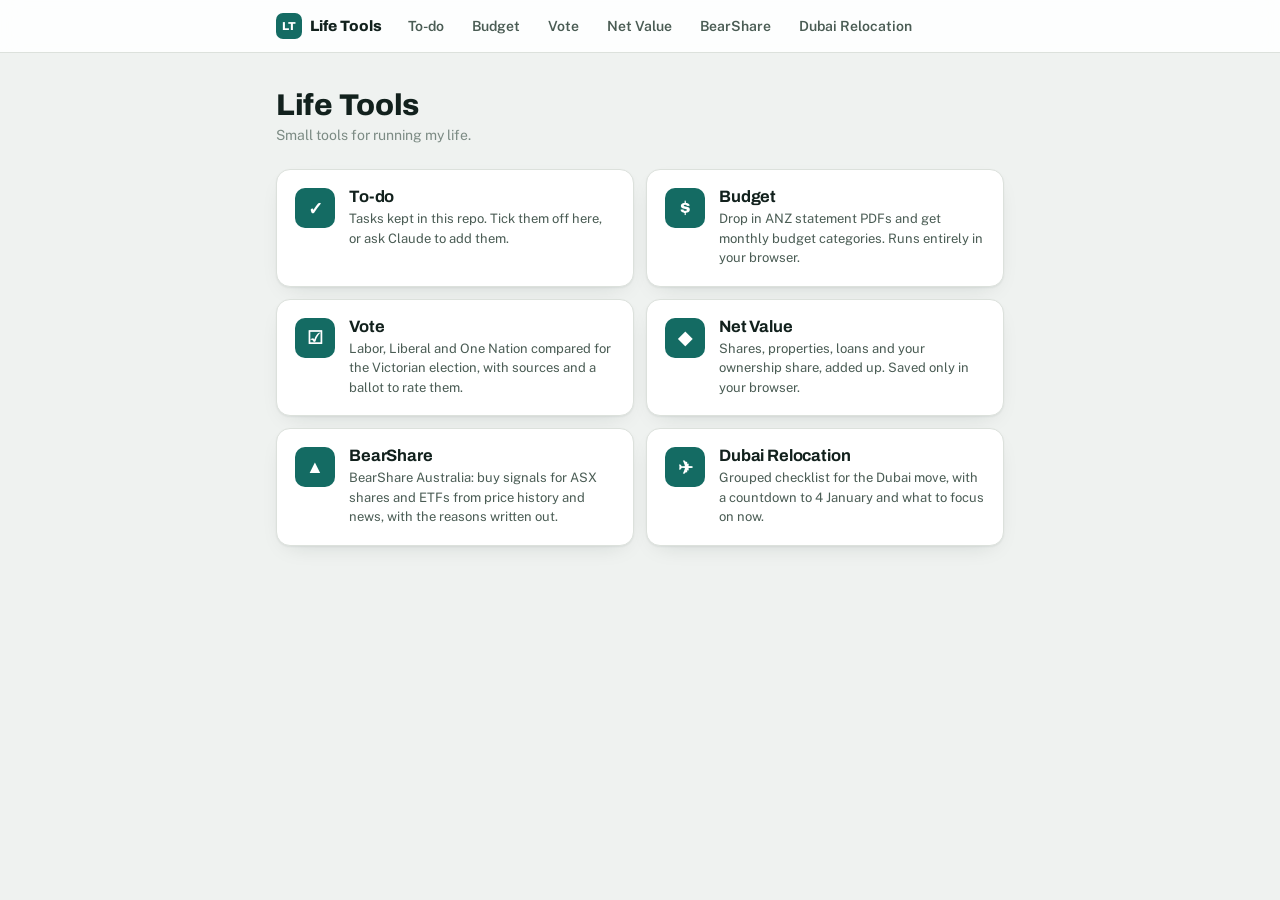
<file: index.html>
<!doctype html>
<html lang="en">
<head>
<meta charset="utf-8">
<meta name="viewport" content="width=device-width,initial-scale=1,viewport-fit=cover">
<title>Life Tools</title>
<link rel="icon" href="assets/icon.svg" type="image/svg+xml">
<link rel="preconnect" href="https://fonts.googleapis.com">
<link rel="preconnect" href="https://fonts.gstatic.com" crossorigin>
<link href="https://fonts.googleapis.com/css2?family=Archivo:wght@600;700;800&family=Public+Sans:wght@400;500;600;700&display=swap" rel="stylesheet">
<link rel="stylesheet" href="assets/base.css">
<style>
  body{ --page-max:760px; }
  .home{ max-width:760px; margin:0 auto; padding:36px 16px 80px; }
  .home h1{ font-size:30px; font-weight:800; }
  .home > p{ color:var(--ink-muted); font-size:14px; margin:6px 0 26px; }
  .tool-grid{ display:grid; grid-template-columns:repeat(auto-fill, minmax(260px, 1fr)); gap:12px; }
  .tool-card{ display:flex; gap:14px; align-items:flex-start; padding:18px; border-radius:14px; text-decoration:none;
    color:var(--ink); background:var(--surface); border:1px solid var(--line); box-shadow:var(--shadow);
    transition:border-color .15s; }
  .tool-card:hover{ border-color:var(--accent); }
  .tool-card:focus-visible{ outline:2px solid var(--accent); outline-offset:2px; }
  .tool-mark{ flex:none; width:40px; height:40px; border-radius:10px; background:var(--accent); color:var(--accent-ink);
    display:grid; place-items:center; font-family:"Archivo",sans-serif; font-weight:800; font-size:18px; }
  .tool-card h2{ font-size:16.5px; }
  .tool-card p{ margin:4px 0 0; color:var(--ink-2); font-size:13px; line-height:1.5; }
</style>
</head>
<body data-tool="home">
<script src="assets/nav.js"></script>

<main class="home">
  <h1>Life Tools</h1>
  <p>Small tools for running my life.</p>
  <div class="tool-grid" id="tools"></div>
</main>

<script>
const grid = document.getElementById('tools');
for (const tool of window.LIFE_TOOLS) {
  const card = document.createElement('a');
  card.className = 'tool-card';
  card.href = tool.path;
  const mark = document.createElement('div');
  mark.className = 'tool-mark';
  mark.setAttribute('aria-hidden', 'true');
  mark.textContent = tool.mark;
  const body = document.createElement('div');
  const h2 = document.createElement('h2');
  h2.textContent = tool.label;
  const p = document.createElement('p');
  p.textContent = tool.description;
  body.append(h2, p);
  card.append(mark, body);
  grid.append(card);
}
</script>
</body>
</html>
</file>
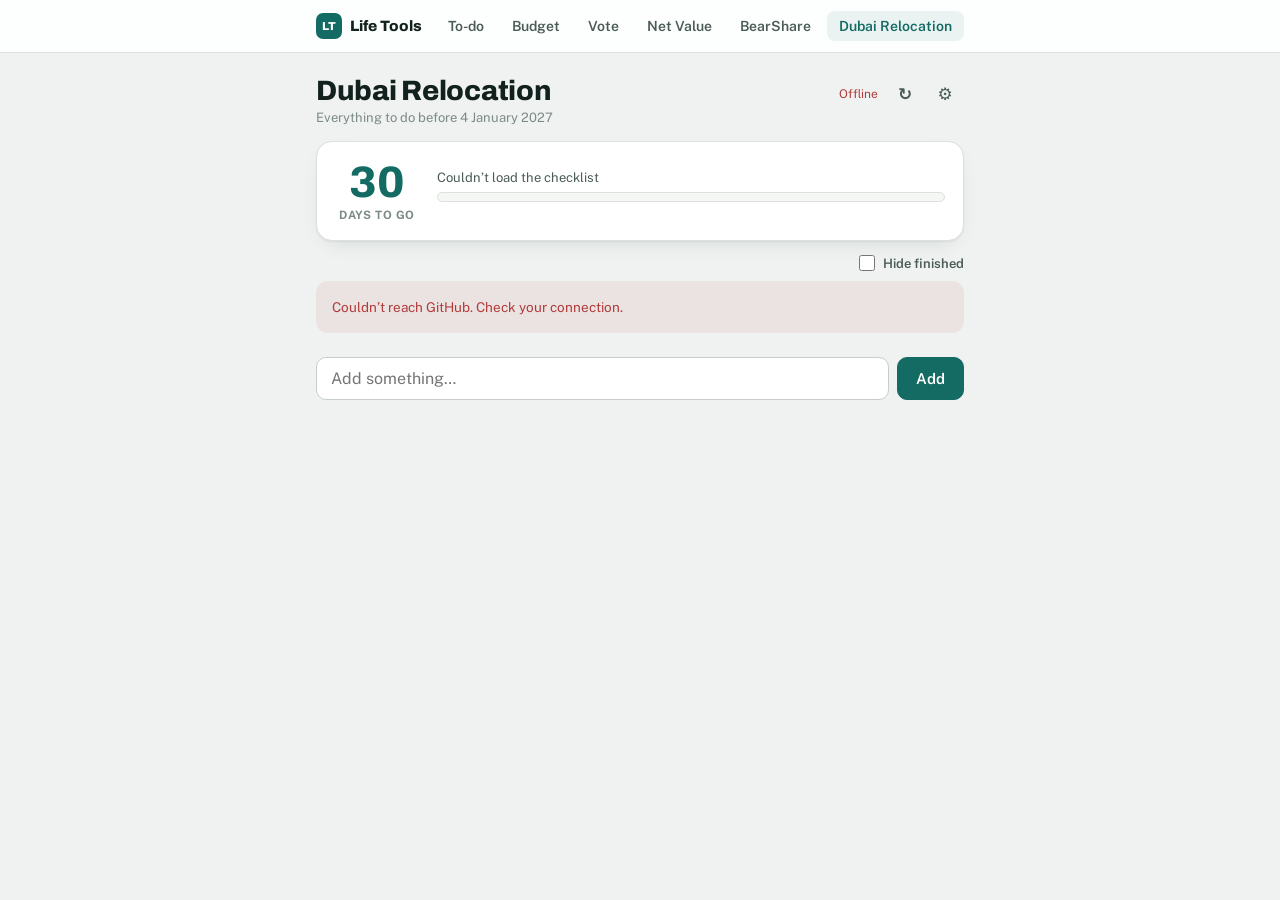
<file: dubai/index.html>
<!doctype html>
<html lang="en">
<head>
<meta charset="utf-8">
<meta name="viewport" content="width=device-width,initial-scale=1,viewport-fit=cover">
<title>Dubai Relocation · Life Tools</title>
<link rel="icon" href="../assets/icon.svg" type="image/svg+xml">
<meta name="apple-mobile-web-app-title" content="Dubai">
<link rel="preconnect" href="https://fonts.googleapis.com">
<link rel="preconnect" href="https://fonts.gstatic.com" crossorigin>
<link href="https://fonts.googleapis.com/css2?family=Archivo:wght@600;700;800&family=Public+Sans:wght@400;500;600;700&display=swap" rel="stylesheet">
<link rel="stylesheet" href="../assets/base.css">
<style>
  body{ --page-max:680px; }
  .page{ max-width:680px; margin:0 auto; padding:22px 16px 96px; }

  /* ---------- header ---------- */
  .head{ display:flex; align-items:flex-start; justify-content:space-between; gap:12px; margin-bottom:16px; }
  .head h1{ font-size:28px; font-weight:800; }
  .head .sub{ margin:4px 0 0; color:var(--ink-muted); font-size:13px; }
  .head-actions{ display:flex; align-items:center; gap:2px; }
  .sync{ font-size:12px; color:var(--ink-muted); margin-right:6px; white-space:nowrap; }
  .sync.saving{ color:var(--warn); }
  .sync.error{ color:var(--critical); }
  .btn-icon{ width:38px; height:38px; padding:0; justify-content:center; font-size:17px; color:var(--ink-2); }
  .btn-icon.spin{ animation:spin .8s linear infinite; }
  @keyframes spin{ to{ transform:rotate(360deg); } }

  /* ---------- countdown + progress ---------- */
  .hero{ display:grid; grid-template-columns:auto 1fr; gap:18px; align-items:center; padding:18px; margin-bottom:14px;
    background:var(--surface); border:1px solid var(--line); border-radius:16px; box-shadow:var(--shadow); }
  .days{ text-align:center; min-width:84px; }
  .days .n{ font-family:"Archivo",system-ui,sans-serif; font-size:44px; font-weight:800; line-height:1; color:var(--accent); font-variant-numeric:tabular-nums; }
  .days .l{ font-size:11.5px; font-weight:700; color:var(--ink-muted); text-transform:uppercase; letter-spacing:.05em; margin-top:4px; }
  .prog-label{ display:flex; justify-content:space-between; gap:8px; font-size:13px; color:var(--ink-2); margin-bottom:7px; }
  .prog-label b{ color:var(--ink); }
  .bar{ height:10px; border-radius:99px; background:var(--surface-2); border:1px solid var(--line); overflow:hidden; }
  .bar > span{ display:block; height:100%; background:var(--accent); border-radius:99px; transition:width .3s; }
  .focus{ margin-top:10px; font-size:13px; line-height:1.45; color:var(--ink-2); }
  .focus b{ color:var(--ink); }

  .banner{ display:flex; align-items:center; justify-content:space-between; gap:12px; padding:12px 14px;
    border-radius:12px; background:var(--accent-wash); color:var(--ink-2); font-size:13px; line-height:1.45; margin-bottom:14px; }
  .banner b{ color:var(--ink); }
  .banner .btn{ flex:none; }

  /* ---------- toolbar ---------- */
  .toolbar{ display:flex; justify-content:flex-end; margin:0 0 10px; }
  .toggle{ display:inline-flex; align-items:center; gap:8px; font-size:13px; font-weight:600; color:var(--ink-2); cursor:pointer; }
  .toggle input{ accent-color:var(--accent); width:16px; height:16px; margin:0; }

  /* ---------- groups ---------- */
  .group{ margin-bottom:18px; }
  .group-head{ display:flex; align-items:center; gap:8px; margin:0 4px 7px; flex-wrap:wrap; }
  .group-title{ font-family:"Public Sans",system-ui,sans-serif; font-size:13px; font-weight:700; color:var(--ink); }
  .pill{ font-size:11.5px; font-weight:700; padding:2px 8px; border-radius:99px; background:var(--surface-2); color:var(--ink-2); border:1px solid var(--line); white-space:nowrap; }
  .pill.now{ background:var(--accent); border-color:var(--accent); color:var(--accent-ink); }
  .pill.late{ background:var(--critical-wash); border-color:transparent; color:var(--critical); }
  .pill.done{ background:var(--good-wash); border-color:transparent; color:var(--good); }
  .count{ margin-left:auto; font-size:12px; font-weight:600; color:var(--ink-muted); font-variant-numeric:tabular-nums; }
  .group.is-now .items{ border-color:var(--accent); }
  .group.is-complete .group-title{ color:var(--ink-muted); }

  .items{ list-style:none; margin:0; padding:0; background:var(--surface); border:1px solid var(--line);
    border-radius:14px; box-shadow:var(--shadow); overflow:hidden; }
  .item{ display:flex; align-items:center; border-top:1px solid var(--line); }
  .item:first-child{ border-top:none; }
  .item label{ flex:1; min-width:0; display:flex; align-items:flex-start; gap:12px; cursor:pointer;
    padding:13px 6px 13px calc(14px + var(--indent, 0) * 22px); }
  .item input[type=checkbox]{ appearance:none; -webkit-appearance:none; flex:none; width:22px; height:22px; margin:0;
    border-radius:50%; border:2px solid var(--line-strong); background:var(--surface); display:grid; place-content:center;
    cursor:pointer; transition:background .15s, border-color .15s; }
  .item input[type=checkbox]:hover{ border-color:var(--accent); }
  .item input[type=checkbox]:checked{ background:var(--accent); border-color:var(--accent); }
  .item input[type=checkbox]:checked::after{ content:""; width:9px; height:5px; border:2px solid var(--accent-ink);
    border-top:0; border-right:0; transform:translate(0,-1px) rotate(-45deg); }
  .item input[type=checkbox]:focus-visible{ outline:2px solid var(--accent); outline-offset:2px; }
  .item .text{ font-size:15px; line-height:22px; overflow-wrap:anywhere; }
  .item.done .text{ color:var(--ink-muted); text-decoration:line-through; }
  .item.unsaved .text{ opacity:.65; }
  .del{ flex:none; width:40px; height:40px; margin-right:6px; border:none; border-radius:8px; background:none;
    color:var(--ink-muted); font-size:20px; line-height:1; cursor:pointer; }
  .del:hover{ color:var(--critical); background:var(--critical-wash); }
  .del:focus-visible{ outline:2px solid var(--accent); }
  @media (hover:hover){
    .del{ opacity:0; }
    .item:hover .del, .del:focus-visible{ opacity:1; }
  }
  .all-done-row{ padding:12px 14px; font-size:13px; color:var(--good); font-weight:600; }

  /* ---------- add form ---------- */
  .add-form{ display:flex; gap:8px; margin-top:24px; }
  .add-form input, .add-form select{ font:inherit; font-size:16px; color:var(--ink); background:var(--surface);
    border:1px solid var(--line-strong); border-radius:10px; }
  .add-form input{ flex:1; min-width:0; padding:11px 14px; }
  .add-form select{ flex:none; max-width:38%; padding:11px 8px; }
  .add-form input:focus-visible, .add-form select:focus-visible{ outline:2px solid var(--accent); outline-offset:1px; border-color:var(--accent); }
  .add-form .btn{ font-size:15px; padding:0 18px; border-radius:10px; }

  .intro{ font-size:13px; color:var(--ink-2); line-height:1.5; margin:0 4px 16px; }
  .error-box{ padding:16px; border-radius:12px; background:var(--critical-wash); color:var(--critical); font-size:13.5px; line-height:1.5; }
  .skeleton{ height:50px; border-radius:14px; background:var(--surface); border:1px solid var(--line); margin-bottom:8px; opacity:.6; }

  /* ---------- settings dialog ---------- */
  dialog{ width:min(520px, calc(100vw - 32px)); max-height:calc(100dvh - 48px); padding:0; border:1px solid var(--line);
    border-radius:16px; background:var(--surface); color:var(--ink); box-shadow:var(--shadow); }
  dialog::backdrop{ background:rgba(10,15,13,.45); }
  .dlg{ padding:20px; }
  .dlg h2{ font-size:18px; margin-bottom:8px; }
  .dlg p, .dlg ol{ font-size:13px; line-height:1.55; color:var(--ink-2); margin:0 0 12px; }
  .dlg ol{ padding-left:20px; }
  .dlg code{ font-size:12px; background:var(--surface-2); padding:1px 5px; border-radius:5px; }
  .field{ display:block; margin-bottom:12px; font-size:12.5px; font-weight:600; color:var(--ink-2); }
  .field input{ display:block; width:100%; margin-top:5px; padding:10px 12px; font:inherit; font-size:16px; font-weight:400;
    color:var(--ink); background:var(--surface); border:1px solid var(--line-strong); border-radius:9px; }
  .field input:focus-visible{ outline:2px solid var(--accent); outline-offset:1px; border-color:var(--accent); }
  .dlg-actions{ display:flex; gap:8px; align-items:center; flex-wrap:wrap; border-top:1px solid var(--line); padding-top:14px; }
  .dlg-actions .spacer{ flex:1; }
  .dlg-msg{ font-size:12.5px; margin:0 0 12px; }
  .dlg-msg.error{ color:var(--critical); }
  @media (max-width:420px){ .hero{ gap:14px; padding:16px 14px; } .days .n{ font-size:38px; } .days{ min-width:68px; } }
</style>
</head>
<body data-tool="dubai">
<script src="../assets/nav.js"></script>

<main class="page">
  <header class="head">
    <div>
      <h1>Dubai Relocation</h1>
      <p class="sub">Everything to do before 4 January 2027</p>
    </div>
    <div class="head-actions">
      <span class="sync" id="syncStatus" role="status" aria-live="polite"></span>
      <button class="btn btn-ghost btn-icon" id="btnRefresh" type="button" title="Refresh" aria-label="Refresh">↻</button>
      <button class="btn btn-ghost btn-icon" id="btnSettings" type="button" title="Sync settings" aria-label="Sync settings">⚙︎</button>
    </div>
  </header>

  <section class="hero" aria-label="Progress">
    <div class="days"><div class="n" id="daysLeft">–</div><div class="l" id="daysLabel">days to go</div></div>
    <div>
      <div class="prog-label"><span id="progText">Loading…</span><b id="progPct"></b></div>
      <div class="bar" role="progressbar" aria-label="Checklist progress" aria-valuemin="0" aria-valuemax="100" id="bar"><span id="barFill" style="width:0"></span></div>
      <div class="focus" id="focus"></div>
    </div>
  </section>

  <div class="banner" id="connectBanner" hidden>
    <div><b>View only on this device.</b> Connect GitHub once to tick things off here. (If you've connected the To-do tab, it uses the same token.)</div>
    <button class="btn btn-sm btn-primary" id="btnConnect" type="button">Connect</button>
  </div>

  <div class="toolbar"><label class="toggle"><input type="checkbox" id="hideDone"> Hide finished</label></div>

  <div id="list"><div class="skeleton"></div><div class="skeleton"></div><div class="skeleton"></div></div>

  <form class="add-form" id="addForm" autocomplete="off">
    <input id="addText" type="text" placeholder="Add something…" maxlength="300" aria-label="New item" enterkeyhint="done">
    <select id="addSection" aria-label="Group" hidden></select>
    <button class="btn btn-primary" type="submit">Add</button>
  </form>
</main>

<dialog id="settings" aria-labelledby="settingsTitle">
  <form class="dlg" id="settingsForm" method="dialog">
    <h2 id="settingsTitle">Sync with GitHub</h2>
    <p>This checklist is the file <code>data/dubai.md</code> in your GitHub repo. Anyone can view it there, but editing needs a token. It's the same token as the To-do tab, so connecting here connects both.</p>
    <ol>
      <li>Open <a id="tokenLink" href="https://github.com/settings/personal-access-tokens/new" target="_blank" rel="noopener noreferrer">GitHub → new fine-grained token</a>.</li>
      <li>Under <b>Repository access</b>, choose <b>Only select repositories</b> → <b>shlok-life-tools</b>.</li>
      <li>Check <b>Permissions → Contents</b> is <b>Read and write</b>, then generate it and paste it below.</li>
    </ol>
    <p class="dlg-msg" id="settingsMsg" hidden></p>
    <label class="field">GitHub token
      <input type="password" id="tokenInput" autocomplete="off" spellcheck="false" autocapitalize="off" placeholder="github_pat_…">
    </label>
    <p style="font-size:12px;color:var(--ink-muted)">The token is saved only in this browser on this device.</p>
    <div class="dlg-actions">
      <button class="btn btn-sm" type="button" id="forgetToken">Forget token</button>
      <span class="spacer"></span>
      <button class="btn btn-sm" type="button" id="cancelSettings">Cancel</button>
      <button class="btn btn-sm btn-primary" type="submit" id="saveSettings">Save</button>
    </div>
  </form>
</dialog>

<div class="toast" id="toast" role="status" aria-live="polite"></div>

<script>
/* ====================================================================
   The checklist is a Markdown file in the repo (data/dubai.md), read and
   written through the GitHub contents API, exactly like the To-do tab.
     ## Group name — by 30 Nov     (the "— by …" part becomes a date pill)
     - [ ] open item
     - [x] finished item
   The GitHub token is shared with the To-do tab (stored under its key).
   ==================================================================== */
const MOVE_DATE = new Date(2027, 0, 4);          // 4 Jan 2027, local time
const DEFAULT_YEAR_FOR = m => (m >= 10 ? 2026 : 2027); // "30 Nov" → 2026, "3 Jan" → 2027
const cfg = { repo: 'shlokthakur1/shlok-life-tools', branch: 'main', path: 'data/dubai.md', token: '' };
const TOKEN_KEY = 'life-tools.todo.v1';           // shared with the To-do tab
const PREFS_KEY = 'life-tools.dubai.v1';

cfg.token = readToken();
const prefs = loadPrefs();
const state = { remote: null, sha: null, pending: [], generation: 0, loading: false, lastFetch: 0, error: null };

function readToken() {
  try { return (JSON.parse(localStorage.getItem(TOKEN_KEY) || '{}').token) || ''; } catch (e) { return ''; }
}
function writeToken(token) {
  try {
    const saved = JSON.parse(localStorage.getItem(TOKEN_KEY) || '{}');
    saved.token = token;
    localStorage.setItem(TOKEN_KEY, JSON.stringify(saved));
  } catch (e) {}
}
function loadPrefs() {
  try { return { hideDone: false, ...JSON.parse(localStorage.getItem(PREFS_KEY) || '{}') }; } catch (e) { return { hideDone: false }; }
}
function savePrefs() { try { localStorage.setItem(PREFS_KEY, JSON.stringify(prefs)); } catch (e) {} }

/* ====================================================================
   Markdown parsing + edits
   ==================================================================== */
const ITEM_RE = /^(\s*)[-*+]\s+\[([ xX])\]\s?(.*)$/;
const SECTION_RE = /^##\s+(.+?)\s*#*\s*$/;
const MONTHS = ['jan','feb','mar','apr','may','jun','jul','aug','sep','oct','nov','dec'];

function parse(md) {
  const lines = md.replace(/\r\n/g, '\n').split('\n');
  const items = [], sections = [];
  let section = null;
  lines.forEach((line, i) => {
    const s = line.match(SECTION_RE);
    if (s) { section = s[1]; sections.push({ name: section, line: i }); return; }
    const m = line.match(ITEM_RE);
    if (m) items.push({ line: i, indent: Math.floor(m[1].replace(/\t/g, '  ').length / 2),
      done: m[2] !== ' ', text: m[3].trim(), section });
  });
  const title = lines.find(l => /^#\s/.test(l));
  const titleIdx = lines.indexOf(title);
  const firstSec = sections.length ? sections[0].line : lines.length;
  const intro = lines.slice(titleIdx + 1, firstSec).filter(l => l.trim() && !ITEM_RE.test(l)).join(' ').trim();
  return { lines, items, sections, intro };
}

// "Lock in the job — by 30 Nov" → { title, when: "by 30 Nov", due: Date }
// "Wind down Melbourne — 22 Dec to 3 Jan" → due is the last date mentioned.
function splitHeading(name) {
  const parts = name.split(/\s+[—–-]\s+/);
  const title = parts[0];
  const when = parts.slice(1).join(' — ');
  let due = null;
  const dates = [...when.matchAll(/(\d{1,2})\s+([A-Za-z]{3})[a-z]*/g)];
  if (dates.length) {
    const [, d, mon] = dates[dates.length - 1];
    const m = MONTHS.indexOf(mon.toLowerCase());
    if (m !== -1) due = new Date(DEFAULT_YEAR_FOR(m), m, +d, 23, 59);
  }
  const paren = title.match(/^(.*?)\s*\((.+)\)\s*$/);
  if (!when && paren) return { title: paren[1], when: paren[2], due: null };
  return { title, when, due };
}

function refOf(items, item) {
  const same = items.filter(it => it.text === item.text && it.done === item.done);
  return { text: item.text, done: item.done, nth: same.indexOf(item) };
}
function findItem(parsed, ref) {
  const same = parsed.items.filter(it => it.text === ref.text && it.done === ref.done);
  return same[ref.nth] || same[0] || null;
}

const ops = {
  add(text, section) {
    return { message: `dubai: add "${short(text)}"`, apply(md) {
      const { lines, items, sections } = parse(md);
      const entry = `- [ ] ${text}`;
      const inSection = items.filter(it => it.section === section);
      const heading = sections.find(s => s.name === section);
      if (inSection.length) lines.splice(inSection[inSection.length - 1].line + 1, 0, entry);
      else if (heading) lines.splice(heading.line + 1, 0, '', entry);
      else {
        while (lines.length && lines[lines.length - 1] === '') lines.pop();
        lines.push('', entry, '');
      }
      return lines.join('\n');
    }};
  },
  toggle(ref) {
    return { message: `dubai: ${ref.done ? 'reopen' : 'done'} "${short(ref.text)}"`, apply(md) {
      const p = parse(md);
      const it = findItem(p, ref);
      if (!it) return null;
      p.lines[it.line] = p.lines[it.line].replace(/\[[ xX]\]/, ref.done ? '[ ]' : '[x]');
      return p.lines.join('\n');
    }};
  },
  remove(ref) {
    return { message: `dubai: remove "${short(ref.text)}"`, apply(md) {
      const p = parse(md);
      const it = findItem(p, ref);
      if (!it) return null;
      p.lines.splice(it.line, 1);
      return p.lines.join('\n').replace(/\n{3,}/g, '\n\n');
    }};
  },
};

function currentMarkdown() {
  return state.pending.reduce((md, op) => op.apply(md) ?? md, state.remote);
}

/* ====================================================================
   GitHub contents API (same as the To-do tab)
   ==================================================================== */
function contentsUrl() {
  return `https://api.github.com/repos/${cfg.repo}/contents/${cfg.path.split('/').map(encodeURIComponent).join('/')}`;
}
function ghHeaders(extra) {
  const h = { Accept: 'application/vnd.github+json', ...extra };
  if (cfg.token) h.Authorization = `Bearer ${cfg.token}`;
  return h;
}
async function ghError(res) {
  let msg = '';
  try { msg = (await res.json()).message || ''; } catch (e) {}
  const err = new Error(msg || `GitHub returned ${res.status}`);
  err.status = res.status;
  if (res.status === 401) err.message = 'GitHub rejected the token. It may have expired, so paste a new one in settings (⚙︎).';
  else if (res.status === 403 && res.headers.get('x-ratelimit-remaining') === '0') err.message = 'GitHub rate limit reached. Connect a token, or try again in a few minutes.';
  else if (res.status === 403) err.message = 'This token can’t edit the repo. It needs Contents: Read and write on ' + cfg.repo + '.';
  return err;
}
async function fetchRemote() {
  let res;
  try {
    res = await fetch(`${contentsUrl()}?ref=${encodeURIComponent(cfg.branch)}`, { headers: ghHeaders(), cache: 'no-store' });
  } catch (e) {
    throw new Error('Couldn’t reach GitHub. Check your connection.');
  }
  if (res.status === 404) {
    if (cfg.token) return { content: '# Dubai Relocation\n', sha: null };
    throw new Error(`Couldn’t find ${cfg.path} in ${cfg.repo}.`);
  }
  if (!res.ok) throw await ghError(res);
  const json = await res.json();
  return { content: decodeBase64(json.content || ''), sha: json.sha };
}
async function putRemote(content, sha, message) {
  const body = { message, content: encodeBase64(content), branch: cfg.branch };
  if (sha) body.sha = sha;
  let res;
  try {
    res = await fetch(contentsUrl(), { method: 'PUT', headers: ghHeaders({ 'Content-Type': 'application/json' }), body: JSON.stringify(body) });
  } catch (e) {
    throw new Error('Couldn’t reach GitHub. Your change wasn’t saved.');
  }
  if (!res.ok) throw await ghError(res);
  return (await res.json()).content.sha;
}
function decodeBase64(b64) {
  const bin = atob(b64.replace(/\s/g, ''));
  return new TextDecoder().decode(Uint8Array.from(bin, c => c.charCodeAt(0)));
}
function encodeBase64(str) {
  const bytes = new TextEncoder().encode(str);
  let bin = '';
  for (let i = 0; i < bytes.length; i += 0x8000) bin += String.fromCharCode(...bytes.subarray(i, i + 0x8000));
  return btoa(bin);
}

/* ====================================================================
   Load + save
   ==================================================================== */
async function refresh({ quiet = false } = {}) {
  if (state.pending.length || state.loading) return;
  state.loading = true;
  renderStatus();
  const gen = state.generation;
  try {
    const { content, sha } = await fetchRemote();
    if (gen === state.generation && !state.pending.length) { state.remote = content; state.sha = sha; state.error = null; }
  } catch (err) {
    if (state.remote === null) state.error = err.message;
    else if (!quiet) showToast(err.message);
  } finally {
    state.loading = false;
    state.lastFetch = Date.now();
    render();
  }
}

function enqueue(op) {
  if (state.remote === null) return;
  if (!cfg.token) { openSettings(); return; }
  state.pending.push(op);
  render();
  drain();
}

let draining = false;
async function drain() {
  if (draining) return;
  draining = true;
  while (state.pending.length) {
    try { await save(state.pending[0]); }
    catch (err) { showToast(err.message); }
    state.pending.shift();
    render();
  }
  draining = false;
}

async function save(op) {
  for (let attempt = 0; attempt < 3; attempt++) {
    const next = op.apply(state.remote);
    if (next === null || next === state.remote) return;
    try {
      state.sha = await putRemote(next, state.sha, op.message);
      state.remote = next;
      state.generation++;
      return;
    } catch (err) {
      if (err.status !== 409 && err.status !== 422) throw err;
      const fresh = await fetchRemote();
      state.remote = fresh.content; state.sha = fresh.sha;
      state.generation++;
    }
  }
  throw new Error('The checklist kept changing while saving. Refresh and try again.');
}

/* ====================================================================
   Rendering
   ==================================================================== */
const $ = id => document.getElementById(id);
const fmtDate = d => d.toLocaleDateString('en-AU', { day: 'numeric', month: 'short' });

function renderCountdown() {
  const today = new Date(); today.setHours(0, 0, 0, 0);
  const days = Math.round((MOVE_DATE - today) / 86400000);
  $('daysLeft').textContent = Math.max(days, 0);
  $('daysLabel').textContent = days === 1 ? 'day to go' : days <= 0 ? 'you’re there' : 'days to go';
}

function render() {
  renderStatus();
  renderCountdown();
  $('connectBanner').hidden = !!cfg.token || state.remote === null;
  const list = $('list');

  if (state.remote === null) {
    if (state.error) { list.replaceChildren(el('div', 'error-box', state.error)); $('progText').textContent = 'Couldn’t load the checklist'; }
    renderSectionPicker([]);
    return;
  }

  const parsed = parse(currentMarkdown());
  const unsaved = unsavedLines(parsed);
  const total = parsed.items.length;
  const doneCount = parsed.items.filter(it => it.done).length;
  const pct = total ? Math.round(doneCount / total * 100) : 0;
  $('progText').textContent = `${doneCount} of ${total} done`;
  $('progPct').textContent = `${pct}%`;
  $('barFill').style.width = pct + '%';
  $('bar').setAttribute('aria-valuenow', pct);
  renderSectionPicker(parsed.sections);

  // Group items by section, in file order.
  const groups = [];
  const bySection = new Map();
  if (parsed.items.some(it => it.section === null)) { const g = { name: null, items: [] }; groups.push(g); bySection.set(null, g); }
  for (const s of parsed.sections) { const g = { name: s.name, items: [] }; groups.push(g); bySection.set(s.name, g); }
  for (const it of parsed.items) bySection.get(it.section).items.push(it);

  // The focus group is the first one that still has open items.
  const focusGroup = groups.find(g => g.items.some(it => !it.done));
  const now = new Date();

  const focus = $('focus');
  focus.replaceChildren();
  if (!total) focus.textContent = '';
  else if (!focusGroup) focus.textContent = 'Everything’s ticked off. Enjoy Dubai.';
  else {
    const h = splitHeading(focusGroup.name || 'Unsorted');
    const left = focusGroup.items.filter(it => !it.done).length;
    focus.append('Focus on ', el('b', '', h.title), ` — ${left} left` + (h.when ? `, ${h.when}` : '') + '. Ignore the rest for now.');
  }

  const frag = document.createDocumentFragment();
  if (parsed.intro) frag.append(el('p', 'intro', parsed.intro));
  for (const g of groups) {
    const open = g.items.filter(it => !it.done).length;
    const complete = g.items.length > 0 && open === 0;
    const h = splitHeading(g.name || 'Other');
    const late = !complete && h.due && h.due < now;
    const section = el('section', 'group' + (g === focusGroup ? ' is-now' : '') + (complete ? ' is-complete' : ''));
    const head = el('div', 'group-head');
    head.append(el('h2', 'group-title', h.title));
    if (complete) head.append(el('span', 'pill done', '✓ Done'));
    else if (g === focusGroup) head.append(el('span', 'pill now', 'Now' + (h.when ? ' · ' + h.when : '')));
    else if (late) head.append(el('span', 'pill late', 'Overdue · ' + h.when));
    else if (h.when) head.append(el('span', 'pill', h.when));
    head.append(el('span', 'count', `${g.items.length - open}/${g.items.length}`));
    section.append(head);

    const visible = prefs.hideDone ? g.items.filter(it => !it.done) : g.items;
    const ul = el('ul', 'items');
    if (!visible.length) ul.append(el('li', 'all-done-row', g.items.length ? 'All done here.' : 'Nothing in this group yet.'));
    for (const it of visible) ul.append(itemRow(it, parsed.items, unsaved));
    section.append(ul);
    frag.append(section);
  }
  list.replaceChildren(frag);
}

function unsavedLines(parsed) {
  if (!state.pending.length) return new Set();
  const saved = new Set(parse(state.remote).items.map(it => `${it.done}|${it.text}`));
  return new Set(parsed.items.filter(it => !saved.has(`${it.done}|${it.text}`)).map(it => it.line));
}

function itemRow(it, allItems, unsaved) {
  const ref = refOf(allItems, it);
  const li = el('li', 'item' + (it.done ? ' done' : '') + (unsaved.has(it.line) ? ' unsaved' : ''));
  li.style.setProperty('--indent', Math.min(it.indent, 4));
  const label = el('label');
  const box = document.createElement('input');
  box.type = 'checkbox';
  box.checked = it.done;
  box.addEventListener('click', e => { e.preventDefault(); enqueue(ops.toggle(ref)); });
  const text = el('span', 'text');
  appendLinkified(text, it.text);
  label.append(box, text);
  li.append(label);
  if (cfg.token) {
    const del = el('button', 'del', '×');
    del.type = 'button';
    del.title = 'Delete';
    del.setAttribute('aria-label', `Delete “${it.text}”`);
    del.onclick = () => enqueue(ops.remove(ref));
    li.append(del);
  }
  return li;
}

function renderSectionPicker(sections) {
  const sel = $('addSection');
  const prev = sel.value;
  sel.replaceChildren();
  sel.hidden = !sections.length;
  if (!sections.length) return;
  sel.append(...sections.map(s => { const o = el('option', '', splitHeading(s.name).title); o.value = s.name; return o; }));
  const parsed = state.remote === null ? null : parse(currentMarkdown());
  const focusName = parsed && (parsed.sections.find(s => parsed.items.some(it => it.section === s.name && !it.done)) || {}).name;
  sel.value = sections.some(s => s.name === prev) ? prev : (focusName || sections[0].name);
}

function renderStatus() {
  const s = $('syncStatus');
  $('btnRefresh').classList.toggle('spin', state.loading);
  if (state.pending.length) { s.textContent = 'Saving…'; s.className = 'sync saving'; }
  else if (state.error && state.remote === null) { s.textContent = 'Offline'; s.className = 'sync error'; }
  else if (state.remote !== null && !cfg.token) { s.textContent = 'View only'; s.className = 'sync'; }
  else if (state.remote !== null) { s.textContent = 'Synced'; s.className = 'sync'; }
  else { s.textContent = ''; s.className = 'sync'; }
}

function appendLinkified(node, text) {
  text.split(/(https?:\/\/[^\s<>]+[^\s<>.,;:!?)\]'"])/g).forEach((part, i) => {
    if (i % 2) {
      const a = el('a', '', part.replace(/^https?:\/\//, ''));
      a.href = part; a.target = '_blank'; a.rel = 'noopener noreferrer';
      node.append(a);
    } else if (part) node.append(part);
  });
}
function el(tag, className, text) {
  const node = document.createElement(tag);
  if (className) node.className = className;
  if (text !== undefined) node.textContent = text;
  return node;
}
function short(s) { return s.length > 50 ? s.slice(0, 49) + '…' : s; }
function showToast(msg) {
  const t = $('toast');
  t.textContent = msg;
  t.classList.add('show');
  clearTimeout(showToast._t);
  showToast._t = setTimeout(() => t.classList.remove('show'), 3200);
}

/* ====================================================================
   Events
   ==================================================================== */
$('hideDone').checked = prefs.hideDone;
$('hideDone').addEventListener('change', e => { prefs.hideDone = e.target.checked; savePrefs(); render(); });

$('addForm').addEventListener('submit', e => {
  e.preventDefault();
  const input = $('addText');
  const text = input.value.replace(/\s+/g, ' ').trim();
  if (!text) return;
  if (!cfg.token) { openSettings(); return; }
  if (state.remote === null) return;
  enqueue(ops.add(text, $('addSection').value || null));
  input.value = '';
  input.focus();
});

$('btnRefresh').onclick = () => refresh();
$('btnSettings').onclick = openSettings;
$('btnConnect').onclick = openSettings;
document.addEventListener('visibilitychange', () => {
  if (!document.hidden && Date.now() - state.lastFetch > 15000) refresh({ quiet: true });
});

const dialog = $('settings');
function openSettings() {
  $('tokenInput').value = cfg.token;
  $('tokenLink').href = 'https://github.com/settings/personal-access-tokens/new?' + new URLSearchParams({
    name: 'Life Tools', description: `Lets Life Tools pages edit files under data/ in ${cfg.repo}.`,
    target_name: cfg.repo.split('/')[0], expires_in: '365', contents: 'write',
  });
  setSettingsMsg('');
  if (typeof dialog.showModal === 'function') dialog.showModal(); else dialog.setAttribute('open', '');
}
function closeSettings() { if (typeof dialog.close === 'function') dialog.close(); else dialog.removeAttribute('open'); }
function setSettingsMsg(msg, isError) {
  const m = $('settingsMsg');
  m.hidden = !msg; m.textContent = msg; m.className = 'dlg-msg' + (isError ? ' error' : '');
}
$('cancelSettings').onclick = closeSettings;
dialog.addEventListener('click', e => { if (e.target === dialog) closeSettings(); });
$('forgetToken').onclick = () => {
  cfg.token = ''; writeToken('');
  closeSettings(); showToast('Token removed from this device (To-do tab too)'); render();
};
$('settingsForm').addEventListener('submit', async e => {
  e.preventDefault();
  const prevToken = cfg.token;
  cfg.token = $('tokenInput').value.trim();
  $('saveSettings').disabled = true;
  setSettingsMsg('Checking…');
  try {
    const { content, sha } = await fetchRemote();
    state.remote = content; state.sha = sha; state.error = null; state.generation++;
    writeToken(cfg.token);
    closeSettings();
    showToast(cfg.token ? 'Connected. You can tick things off now.' : 'Saved');
    render();
  } catch (err) {
    cfg.token = prevToken;
    setSettingsMsg(err.message, true);
  } finally {
    $('saveSettings').disabled = false;
  }
});

render();
refresh();
</script>
</body>
</html>
</file>
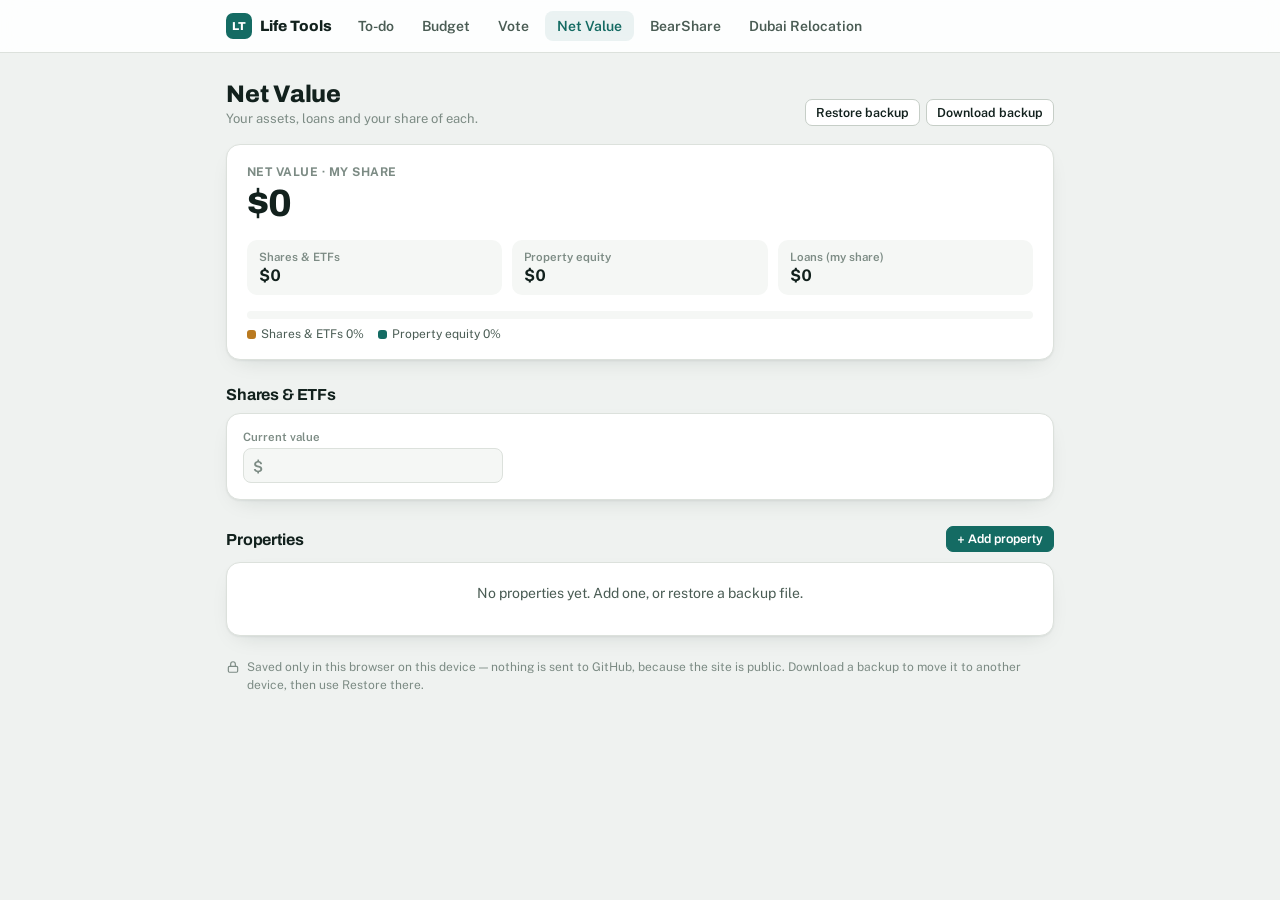
<file: networth/index.html>
<!doctype html>
<html lang="en">
<head>
<meta charset="utf-8">
<meta name="viewport" content="width=device-width,initial-scale=1,viewport-fit=cover">
<title>Net Value · Life Tools</title>
<link rel="icon" href="../assets/icon.svg" type="image/svg+xml">
<link rel="preconnect" href="https://fonts.googleapis.com">
<link rel="preconnect" href="https://fonts.gstatic.com" crossorigin>
<link href="https://fonts.googleapis.com/css2?family=Archivo:wght@600;700;800&family=Public+Sans:wght@400;500;600;700&display=swap" rel="stylesheet">
<link rel="stylesheet" href="../assets/base.css">
<style>
  body{ --page-max:860px; }
  .wrap{ max-width:860px; margin:0 auto; padding:28px 16px 80px; }
  .num{ font-variant-numeric:tabular-nums; }
  .head{ display:flex; justify-content:space-between; align-items:flex-end; gap:12px; flex-wrap:wrap; margin-bottom:18px; }
  .head h1{ font-size:24px; font-weight:800; }
  .head p{ margin:4px 0 0; color:var(--ink-muted); font-size:13px; }
  .actions{ display:flex; gap:6px; flex-wrap:wrap; }

  .card{ background:var(--surface); border:1px solid var(--line); border-radius:14px; box-shadow:var(--shadow); }

  .hero{ padding:20px 20px 18px; margin-bottom:14px; }
  .hero .label{ font-size:12px; color:var(--ink-muted); font-weight:700; text-transform:uppercase; letter-spacing:.04em; }
  .hero .big{ font-family:"Archivo",sans-serif; font-size:38px; font-weight:800; margin-top:4px; letter-spacing:-0.02em; }
  .split{ display:grid; grid-template-columns:repeat(3,1fr); gap:10px; margin-top:16px; }
  .split div{ background:var(--surface-2); border-radius:10px; padding:10px 12px; }
  .split span{ display:block; font-size:11.5px; color:var(--ink-muted); font-weight:600; }
  .split b{ display:block; font-size:16px; margin-top:2px; }
  .bar{ display:flex; height:8px; border-radius:99px; overflow:hidden; margin-top:16px; background:var(--surface-2); }
  .bar i{ display:block; height:100%; }
  .legend{ display:flex; gap:14px; margin-top:8px; font-size:12px; color:var(--ink-2); flex-wrap:wrap; }
  .legend em{ display:inline-block; width:9px; height:9px; border-radius:3px; margin-right:5px; vertical-align:-1px; }

  h2{ font-size:16px; margin:26px 0 10px; display:flex; justify-content:space-between; align-items:center; gap:10px; }

  .field{ display:flex; flex-direction:column; gap:4px; font-size:11.5px; font-weight:600; color:var(--ink-muted); min-width:0; }
  .field input{ font:inherit; font-size:15px; font-weight:600; color:var(--ink); background:var(--surface-2);
    border:1px solid var(--line); border-radius:8px; padding:8px 10px; width:100%; min-width:0; }
  .field input:focus{ outline:2px solid var(--accent); outline-offset:0; border-color:var(--accent); background:var(--surface); }
  .money{ position:relative; }
  .money::before{ content:"$"; position:absolute; left:10px; top:50%; transform:translateY(-50%); color:var(--ink-muted); font-weight:600; font-size:15px; }
  .money input{ padding-left:22px; }
  .pct{ position:relative; }
  .pct::after{ content:"%"; position:absolute; right:10px; top:50%; transform:translateY(-50%); color:var(--ink-muted); font-weight:600; font-size:15px; }
  .pct input{ padding-right:26px; }

  .stocks{ padding:16px; display:flex; gap:12px; align-items:flex-end; }
  .stocks .field{ flex:1; max-width:260px; }

  .props{ display:grid; gap:12px; }
  .prop{ padding:14px 16px 12px; }
  .prop-top{ display:flex; gap:10px; align-items:flex-end; }
  .prop-top .field{ flex:1; }
  .prop-top .field input{ font-family:"Archivo",sans-serif; font-weight:700; }
  .grid3{ display:grid; grid-template-columns:1fr 1fr 110px; gap:10px; margin-top:10px; }
  .prop-foot{ display:flex; justify-content:space-between; gap:10px; flex-wrap:wrap; margin-top:12px; padding-top:10px;
    border-top:1px solid var(--line); font-size:13px; color:var(--ink-2); }
  .prop-foot b{ color:var(--ink); }
  .prop-foot .mine b{ color:var(--accent); }
  .lvr{ font-size:12px; color:var(--ink-muted); }
  .del{ color:var(--ink-muted); }
  .del:hover{ color:var(--critical); background:var(--critical-wash); border-color:transparent; }
  .neg{ color:var(--critical) !important; }

  .empty{ padding:22px; text-align:center; color:var(--ink-2); }
  .empty p{ margin:0 0 12px; }
  .note{ margin-top:22px; font-size:12px; color:var(--ink-muted); display:flex; gap:7px; align-items:flex-start; line-height:1.5; }
  .note svg{ flex:none; margin-top:2px; }
  input[type=file]{ display:none; }

  @media (max-width:560px){
    .hero .big{ font-size:32px; }
    .split{ grid-template-columns:1fr; }
    .grid3{ grid-template-columns:1fr 1fr; }
    .grid3 .pct-wrap{ grid-column:1 / -1; }
  }
</style>
</head>
<body data-tool="networth">
<script src="../assets/nav.js"></script>

<main class="wrap">
  <div class="head">
    <div>
      <h1>Net Value</h1>
      <p id="updated">Your assets, loans and your share of each.</p>
    </div>
    <div class="actions">
      <button class="btn btn-sm" type="button" id="restoreBtn">Restore backup</button>
      <button class="btn btn-sm" type="button" id="backupBtn">Download backup</button>
      <input type="file" id="restoreFile" accept="application/json,.json">
    </div>
  </div>

  <section class="card hero">
    <div class="label">Net value · my share</div>
    <div class="big num" id="total">$0</div>
    <div class="split">
      <div><span>Shares &amp; ETFs</span><b class="num" id="sStocks">$0</b></div>
      <div><span>Property equity</span><b class="num" id="sEquity">$0</b></div>
      <div><span>Loans (my share)</span><b class="num" id="sLoans">$0</b></div>
    </div>
    <div class="bar" id="bar"></div>
    <div class="legend" id="legend"></div>
  </section>

  <h2>Shares &amp; ETFs</h2>
  <section class="card stocks">
    <label class="field">Current value
      <span class="money"><input id="stocks" inputmode="decimal" autocomplete="off"></span>
    </label>
  </section>

  <h2>Properties <button class="btn btn-sm btn-primary" type="button" id="addProp">+ Add property</button></h2>
  <div class="props" id="props"></div>

  <p class="note">
    <svg width="14" height="14" viewBox="0 0 24 24" fill="none" stroke="currentColor" stroke-width="2" aria-hidden="true"><rect x="4" y="11" width="16" height="10" rx="2"/><path d="M8 11V7a4 4 0 0 1 8 0v4"/></svg>
    Saved only in this browser on this device — nothing is sent to GitHub, because the site is public. Download a backup to move it to another device, then use Restore there.
  </p>
</main>

<div class="toast" id="toast"></div>

<script>
const KEY = 'lt-networth-v1';
const $ = id => document.getElementById(id);
const aud = new Intl.NumberFormat('en-AU', { style:'currency', currency:'AUD', maximumFractionDigits:0 });
const money = n => aud.format(Math.round(n || 0));
const uid = () => Math.random().toString(36).slice(2, 9);

let state = load();

function load(){
  try {
    const s = JSON.parse(localStorage.getItem(KEY) || 'null');
    if (s && Array.isArray(s.properties)) return s;
  } catch (e) {}
  return { stocks: 0, properties: [], updated: null };
}
function save(){
  state.updated = new Date().toISOString();
  try { localStorage.setItem(KEY, JSON.stringify(state)); } catch (e) { toast('Couldn’t save in this browser'); }
  renderUpdated();
}
function parse(v){
  const n = parseFloat(String(v).replace(/[^0-9.\-]/g, ''));
  return isFinite(n) ? n : 0;
}
function fmtInput(n){ if (!n) return ''; const c = Number.isInteger(n) ? 0 : 2; return Number(n).toLocaleString('en-AU', { minimumFractionDigits:c, maximumFractionDigits:2 }); }

function calc(){
  let equity = 0, loans = 0, gross = 0;
  for (const p of state.properties){
    const s = (p.share ?? 100) / 100;
    equity += (p.value - p.loan) * s;
    loans += p.loan * s;
    gross += p.value * s;
  }
  return { equity, loans, gross, total: state.stocks + equity };
}

function renderSummary(){
  const c = calc();
  $('total').textContent = money(c.total);
  $('total').classList.toggle('neg', c.total < 0);
  $('sStocks').textContent = money(state.stocks);
  $('sEquity').textContent = money(c.equity);
  $('sLoans').textContent = money(c.loans);
  const parts = [
    { label:'Shares & ETFs', v: Math.max(state.stocks, 0), color:'var(--warn)' },
    { label:'Property equity', v: Math.max(c.equity, 0), color:'var(--accent)' },
  ];
  const sum = parts.reduce((a, p) => a + p.v, 0) || 1;
  $('bar').innerHTML = parts.map(p => `<i style="width:${p.v / sum * 100}%;background:${p.color}"></i>`).join('');
  $('legend').innerHTML = parts.map(p => `<span><em style="background:${p.color}"></em>${p.label} ${Math.round(p.v / sum * 100)}%</span>`).join('');
}

function renderUpdated(){
  $('updated').textContent = state.updated
    ? 'Last edited ' + new Date(state.updated).toLocaleDateString('en-AU', { day:'numeric', month:'short', year:'numeric' })
    : 'Your assets, loans and your share of each.';
}

function propFoot(p){
  const s = (p.share ?? 100) / 100;
  const eq = p.value - p.loan;
  const lvr = p.value ? Math.round(p.loan / p.value * 100) : 0;
  return `<span>Equity <b class="num">${money(eq)}</b> <span class="lvr">· LVR ${lvr}%</span></span>
          <span class="mine">My share <b class="num ${eq * s < 0 ? 'neg' : ''}">${money(eq * s)}</b></span>`;
}

function renderProps(){
  const box = $('props');
  box.innerHTML = '';
  if (!state.properties.length){
    box.innerHTML = `<div class="card empty"><p>No properties yet. Add one, or restore a backup file.</p></div>`;
    return;
  }
  state.properties.forEach((p, i) => {
    const el = document.createElement('section');
    el.className = 'card prop';
    el.dataset.id = p.id;
    el.innerHTML = `
      <div class="prop-top">
        <label class="field">Property ${i + 1}<input data-k="name" autocomplete="off" placeholder="Address"></label>
        <button class="btn btn-sm btn-ghost del" type="button" aria-label="Remove property">Remove</button>
      </div>
      <div class="grid3">
        <label class="field">Current value<span class="money"><input data-k="value" inputmode="decimal" autocomplete="off"></span></label>
        <label class="field">Loan balance<span class="money"><input data-k="loan" inputmode="decimal" autocomplete="off"></span></label>
        <label class="field pct-wrap">My share<span class="pct"><input data-k="share" inputmode="decimal" autocomplete="off"></span></label>
      </div>
      <div class="prop-foot">${propFoot(p)}</div>`;
    el.querySelector('[data-k=name]').value = p.name || '';
    el.querySelector('[data-k=value]').value = fmtInput(p.value);
    el.querySelector('[data-k=loan]').value = fmtInput(p.loan);
    el.querySelector('[data-k=share]').value = p.share ?? 100;
    el.addEventListener('input', e => {
      const k = e.target.dataset.k; if (!k) return;
      if (k === 'name') p.name = e.target.value;
      else if (k === 'share') p.share = Math.min(Math.max(parse(e.target.value), 0), 100);
      else p[k] = parse(e.target.value);
      el.querySelector('.prop-foot').innerHTML = propFoot(p);
      renderSummary(); save();
    });
    el.addEventListener('focusout', e => {
      const k = e.target.dataset.k;
      if (k === 'value' || k === 'loan') e.target.value = fmtInput(p[k]);
      if (k === 'share') e.target.value = p.share;
    });
    el.querySelector('.del').addEventListener('click', () => {
      if (!confirm(`Remove ${p.name || 'this property'}?`)) return;
      state.properties = state.properties.filter(x => x !== p);
      save(); render(); toast('Property removed');
    });
    box.append(el);
  });
}

function render(){
  $('stocks').value = fmtInput(state.stocks);
  renderProps(); renderSummary(); renderUpdated();
}

$('stocks').addEventListener('input', e => { state.stocks = parse(e.target.value); renderSummary(); save(); });
$('stocks').addEventListener('focusout', e => { e.target.value = fmtInput(state.stocks); });

$('addProp').addEventListener('click', () => {
  state.properties.push({ id: uid(), name: '', value: 0, loan: 0, share: 100 });
  save(); render();
  const inputs = $('props').querySelectorAll('[data-k=name]');
  inputs[inputs.length - 1].focus();
});

$('backupBtn').addEventListener('click', () => {
  const blob = new Blob([JSON.stringify(state, null, 2)], { type:'application/json' });
  const a = document.createElement('a');
  a.href = URL.createObjectURL(blob);
  a.download = `net-value-${new Date().toISOString().slice(0, 10)}.json`;
  a.click();
  setTimeout(() => URL.revokeObjectURL(a.href), 1000);
});
$('restoreBtn').addEventListener('click', () => $('restoreFile').click());
$('restoreFile').addEventListener('change', async e => {
  const f = e.target.files[0]; e.target.value = '';
  if (!f) return;
  try {
    const d = JSON.parse(await f.text());
    if (!Array.isArray(d.properties)) throw new Error();
    if (state.properties.length && !confirm('Replace what’s on this page with the backup?')) return;
    state = {
      stocks: parse(d.stocks),
      properties: d.properties.map(p => ({ id: p.id || uid(), name: String(p.name || ''), value: parse(p.value),
        loan: parse(p.loan), share: p.share == null ? 100 : Math.min(Math.max(parse(p.share), 0), 100) })),
      updated: d.updated || null,
    };
    save(); render(); toast('Backup restored');
  } catch (err) { toast('That file isn’t a Net Value backup'); }
});

let tt;
function toast(msg){
  const t = $('toast'); t.textContent = msg; t.classList.add('show');
  clearTimeout(tt); tt = setTimeout(() => t.classList.remove('show'), 2200);
}

render();
</script>
</body>
</html>
</file>
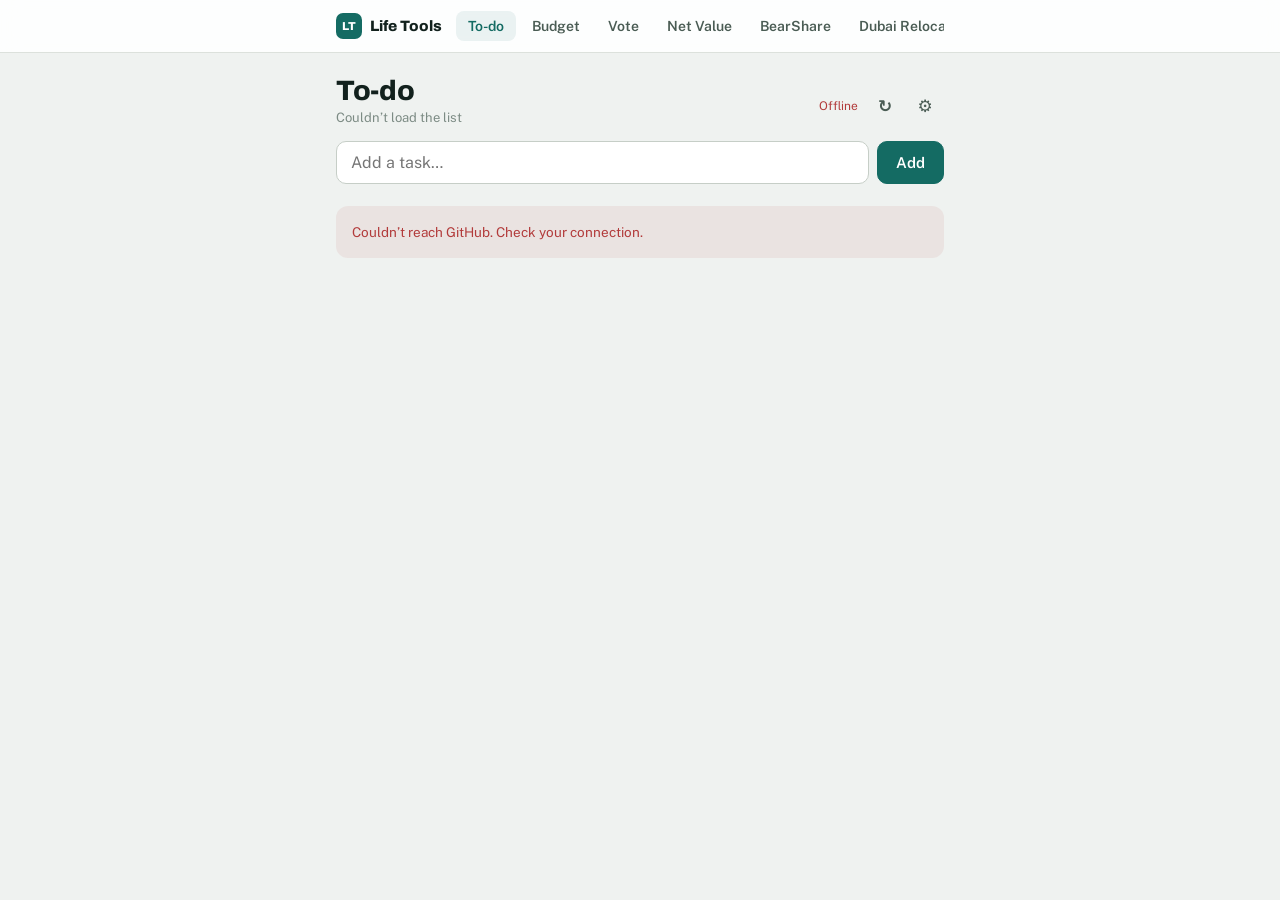
<file: todo/index.html>
<!doctype html>
<html lang="en">
<head>
<meta charset="utf-8">
<meta name="viewport" content="width=device-width,initial-scale=1,viewport-fit=cover">
<title>To-do · Life Tools</title>
<link rel="icon" href="../assets/icon.svg" type="image/svg+xml">
<meta name="apple-mobile-web-app-title" content="To-do">
<link rel="preconnect" href="https://fonts.googleapis.com">
<link rel="preconnect" href="https://fonts.gstatic.com" crossorigin>
<link href="https://fonts.googleapis.com/css2?family=Archivo:wght@600;700;800&family=Public+Sans:wght@400;500;600;700&display=swap" rel="stylesheet">
<link rel="stylesheet" href="../assets/base.css">
<style>
  body{ --page-max:640px; }
  .page{ max-width:640px; margin:0 auto; padding:22px 16px 96px; }

  /* ---------- header ---------- */
  .todo-head{ display:flex; align-items:flex-end; justify-content:space-between; gap:12px; margin-bottom:16px; }
  .todo-head h1{ font-size:28px; font-weight:800; }
  .todo-head .sub{ margin:4px 0 0; color:var(--ink-muted); font-size:13px; }
  .head-actions{ display:flex; align-items:center; gap:2px; }
  .sync{ font-size:12px; color:var(--ink-muted); margin-right:6px; white-space:nowrap; }
  .sync.saving{ color:var(--warn); }
  .sync.error{ color:var(--critical); }
  .btn-icon{ width:38px; height:38px; padding:0; justify-content:center; font-size:17px; color:var(--ink-2); }
  .btn-icon.spin{ animation:spin .8s linear infinite; }
  @keyframes spin{ to{ transform:rotate(360deg); } }

  .banner{ display:flex; align-items:center; justify-content:space-between; gap:12px; padding:12px 14px;
    border-radius:12px; background:var(--accent-wash); color:var(--ink-2); font-size:13px; line-height:1.45; margin-bottom:14px; }
  .banner b{ color:var(--ink); }
  .banner .btn{ flex:none; }

  /* ---------- add form ---------- */
  .add-form{ display:flex; gap:8px; margin-bottom:22px; }
  .add-form input, .add-form select{ font:inherit; font-size:16px; color:var(--ink); background:var(--surface);
    border:1px solid var(--line-strong); border-radius:10px; }
  .add-form input{ flex:1; min-width:0; padding:11px 14px; }
  .add-form select{ flex:none; max-width:34%; padding:11px 8px; }
  .add-form input:focus-visible, .add-form select:focus-visible{ outline:2px solid var(--accent); outline-offset:1px; border-color:var(--accent); }
  .add-form .btn{ font-size:15px; padding:0 18px; border-radius:10px; }

  /* ---------- list ---------- */
  .group{ margin-bottom:18px; }
  .group-title{ font-family:"Public Sans",system-ui,sans-serif; font-size:12px; font-weight:700; color:var(--ink-muted);
    text-transform:uppercase; letter-spacing:.05em; margin:0 4px 7px; }
  .items{ list-style:none; margin:0; padding:0; background:var(--surface); border:1px solid var(--line);
    border-radius:14px; box-shadow:var(--shadow); overflow:hidden; }
  .item{ display:flex; align-items:center; border-top:1px solid var(--line); }
  .item:first-child{ border-top:none; }
  .item label{ flex:1; min-width:0; display:flex; align-items:flex-start; gap:12px; cursor:pointer;
    padding:13px 6px 13px calc(14px + var(--indent, 0) * 22px); }
  .item input[type=checkbox]{ appearance:none; -webkit-appearance:none; flex:none; width:22px; height:22px; margin:0;
    border-radius:50%; border:2px solid var(--line-strong); background:var(--surface); display:grid; place-content:center;
    cursor:pointer; transition:background .15s, border-color .15s; }
  .item input[type=checkbox]:hover{ border-color:var(--accent); }
  .item input[type=checkbox]:checked{ background:var(--accent); border-color:var(--accent); }
  .item input[type=checkbox]:checked::after{ content:""; width:9px; height:5px; border:2px solid var(--accent-ink);
    border-top:0; border-right:0; transform:translate(0,-1px) rotate(-45deg); }
  .item input[type=checkbox]:focus-visible{ outline:2px solid var(--accent); outline-offset:2px; }
  .item .text{ font-size:15px; line-height:22px; overflow-wrap:anywhere; }
  .item.done .text{ color:var(--ink-muted); text-decoration:line-through; }
  .item.unsaved .text{ opacity:.65; }
  .del{ flex:none; width:40px; height:40px; margin-right:6px; border:none; border-radius:8px; background:none;
    color:var(--ink-muted); font-size:20px; line-height:1; cursor:pointer; }
  .del:hover{ color:var(--critical); background:var(--critical-wash); }
  .del:focus-visible{ outline:2px solid var(--accent); }
  @media (hover:hover){
    .del{ opacity:0; }
    .item:hover .del, .del:focus-visible{ opacity:1; }
  }

  .empty{ text-align:center; color:var(--ink-muted); padding:36px 16px 28px; font-size:14px; }
  .empty .big{ font-size:30px; margin-bottom:6px; color:var(--good); }

  .done-group{ margin-top:6px; }
  .done-group summary{ list-style:none; display:flex; align-items:center; gap:8px; cursor:pointer;
    padding:8px 4px; font-size:13px; font-weight:600; color:var(--ink-2); }
  .done-group summary::-webkit-details-marker{ display:none; }
  .done-group summary .car{ color:var(--ink-muted); font-size:10px; transition:transform .12s; }
  .done-group[open] summary .car{ transform:rotate(90deg); }
  .done-group summary:focus-visible{ outline:2px solid var(--accent); border-radius:6px; }
  .done-group .items{ margin-top:6px; }
  .done-actions{ display:flex; justify-content:flex-end; margin-top:8px; }

  .error-box{ padding:16px; border-radius:12px; background:var(--critical-wash); color:var(--critical); font-size:13.5px; line-height:1.5; }
  .skeleton{ height:50px; border-radius:14px; background:var(--surface); border:1px solid var(--line); margin-bottom:8px; opacity:.6; }

  /* ---------- settings dialog ---------- */
  dialog{ width:min(520px, calc(100vw - 32px)); max-height:calc(100dvh - 48px); padding:0; border:1px solid var(--line);
    border-radius:16px; background:var(--surface); color:var(--ink); box-shadow:var(--shadow); }
  dialog::backdrop{ background:rgba(10,15,13,.45); }
  .dlg{ padding:20px; }
  .dlg h2{ font-size:18px; margin-bottom:8px; }
  .dlg p, .dlg ol{ font-size:13px; line-height:1.55; color:var(--ink-2); margin:0 0 12px; }
  .dlg ol{ padding-left:20px; }
  .dlg code{ font-size:12px; background:var(--surface-2); padding:1px 5px; border-radius:5px; }
  .field{ display:block; margin-bottom:12px; font-size:12.5px; font-weight:600; color:var(--ink-2); }
  .field input{ display:block; width:100%; margin-top:5px; padding:10px 12px; font:inherit; font-size:16px; font-weight:400;
    color:var(--ink); background:var(--surface); border:1px solid var(--line-strong); border-radius:9px; }
  .field input:focus-visible{ outline:2px solid var(--accent); outline-offset:1px; border-color:var(--accent); }
  .dlg details{ margin:4px 0 14px; font-size:13px; }
  .dlg summary{ cursor:pointer; color:var(--ink-2); font-weight:600; margin-bottom:10px; }
  .dlg-actions{ display:flex; gap:8px; align-items:center; flex-wrap:wrap; border-top:1px solid var(--line); padding-top:14px; }
  .dlg-actions .spacer{ flex:1; }
  .dlg-msg{ font-size:12.5px; margin:0 0 12px; }
  .dlg-msg.error{ color:var(--critical); }
</style>
</head>
<body data-tool="todo">
<script src="../assets/nav.js"></script>

<main class="page">
  <header class="todo-head">
    <div>
      <h1>To-do</h1>
      <p class="sub" id="summary">Loading…</p>
    </div>
    <div class="head-actions">
      <span class="sync" id="syncStatus" role="status" aria-live="polite"></span>
      <button class="btn btn-ghost btn-icon" id="btnRefresh" type="button" title="Refresh" aria-label="Refresh">↻</button>
      <button class="btn btn-ghost btn-icon" id="btnSettings" type="button" title="Sync settings" aria-label="Sync settings">⚙︎</button>
    </div>
  </header>

  <div class="banner" id="connectBanner" hidden>
    <div><b>View only on this device.</b> Connect GitHub once to add and tick off tasks here.</div>
    <button class="btn btn-sm btn-primary" id="btnConnect" type="button">Connect</button>
  </div>

  <form class="add-form" id="addForm" autocomplete="off">
    <input id="addText" type="text" placeholder="Add a task…" maxlength="300" aria-label="New task" enterkeyhint="done">
    <select id="addSection" aria-label="Section" hidden></select>
    <button class="btn btn-primary" type="submit">Add</button>
  </form>

  <div id="list"><div class="skeleton"></div><div class="skeleton"></div><div class="skeleton"></div></div>
</main>

<dialog id="settings" aria-labelledby="settingsTitle">
  <form class="dlg" id="settingsForm" method="dialog">
    <h2 id="settingsTitle">Sync with GitHub</h2>
    <p>Your list is the file <code id="fileLabel"></code> in your GitHub repo. Anyone can view it there, but editing needs a token. To edit from this browser, create a token once:</p>
    <ol>
      <li>Open <a id="tokenLink" href="https://github.com/settings/personal-access-tokens/new" target="_blank" rel="noopener noreferrer">GitHub → new fine-grained token</a>.</li>
      <li>Under <b>Repository access</b>, choose <b>Only select repositories</b> → <b id="repoNameLabel"></b>.</li>
      <li>Check <b>Permissions → Contents</b> is <b>Read and write</b>, then generate it and paste it below.</li>
    </ol>
    <p class="dlg-msg" id="settingsMsg" hidden></p>
    <label class="field">GitHub token
      <input type="password" id="tokenInput" autocomplete="off" spellcheck="false" autocapitalize="off" placeholder="github_pat_…">
    </label>
    <details>
      <summary>Advanced</summary>
      <label class="field">Repository (owner/name) <input id="repoInput" spellcheck="false" autocapitalize="off"></label>
      <label class="field">Branch <input id="branchInput" spellcheck="false" autocapitalize="off"></label>
      <label class="field">File <input id="pathInput" spellcheck="false" autocapitalize="off"></label>
    </details>
    <p style="font-size:12px;color:var(--ink-muted)">The token is saved only in this browser on this device.</p>
    <div class="dlg-actions">
      <button class="btn btn-sm" type="button" id="forgetToken">Forget token</button>
      <span class="spacer"></span>
      <button class="btn btn-sm" type="button" id="cancelSettings">Cancel</button>
      <button class="btn btn-sm btn-primary" type="submit" id="saveSettings">Save</button>
    </div>
  </form>
</dialog>

<div class="toast" id="toast" role="status" aria-live="polite"></div>

<script>
/* ====================================================================
   The list is a Markdown checklist in the repo (data/todo.md by default),
   read and written through the GitHub contents API. Claude sessions edit
   the same file with git, so the format must stay plain Markdown:
     - [ ] open task
     - [x] finished task
     ## Section headings group the tasks below them
   Anything else in the file is left untouched.
   ==================================================================== */
const DEFAULTS = { repo: 'shlokthakur1/shlok-life-tools', branch: 'main', path: 'data/todo.md', token: '' };
const STORAGE_KEY = 'life-tools.todo.v1';

let cfg = loadConfig();
const state = {
  remote: null,     // markdown as last seen on GitHub
  sha: null,        // blob sha of `remote`, required to update the file
  pending: [],      // edits not yet saved; shown on top of `remote`
  generation: 0,    // bumps on every save so stale fetches are dropped
  loading: false,
  lastFetch: 0,
  error: null,
  showDone: false,
};

function loadConfig() {
  try { return { ...DEFAULTS, ...JSON.parse(localStorage.getItem(STORAGE_KEY) || '{}') }; }
  catch (e) { return { ...DEFAULTS }; }
}
function saveConfig() {
  try { localStorage.setItem(STORAGE_KEY, JSON.stringify(cfg)); } catch (e) {}
}

/* ====================================================================
   Markdown checklist parsing + edits
   ==================================================================== */
const ITEM_RE = /^(\s*)[-*+]\s+\[([ xX])\]\s?(.*)$/;
const SECTION_RE = /^##\s+(.+?)\s*#*\s*$/;

function parse(md) {
  const lines = md.replace(/\r\n/g, '\n').split('\n');
  const items = [], sections = [];
  let section = null;
  lines.forEach((line, i) => {
    const s = line.match(SECTION_RE);
    if (s) { section = s[1]; sections.push({ name: section, line: i }); return; }
    const m = line.match(ITEM_RE);
    if (m) items.push({ line: i, indent: Math.floor(m[1].replace(/\t/g, '  ').length / 2),
      done: m[2] !== ' ', text: m[3].trim(), section });
  });
  return { lines, items, sections };
}

// Items are identified by text + state + which duplicate they are, so an
// edit can be re-applied to a newer copy of the file after a conflict.
function refOf(items, item) {
  const same = items.filter(it => it.text === item.text && it.done === item.done);
  return { text: item.text, done: item.done, nth: same.indexOf(item) };
}
function findItem(parsed, ref) {
  const same = parsed.items.filter(it => it.text === ref.text && it.done === ref.done);
  return same[ref.nth] || same[0] || null;
}

const ops = {
  add(text, section) {
    return { message: `todo: add "${short(text)}"`, apply(md) {
      const { lines, items, sections } = parse(md);
      const entry = `- [ ] ${text}`;
      const inSection = items.filter(it => it.section === section);
      const heading = sections.find(s => s.name === section);
      if (inSection.length) {
        lines.splice(inSection[inSection.length - 1].line + 1, 0, entry);
      } else if (heading) {
        lines.splice(heading.line + 1, 0, '', entry);
      } else {
        const title = lines.findIndex(l => /^#\s/.test(l));
        const firstSection = sections.length ? sections[0].line : -1;
        if (title !== -1 && (firstSection === -1 || title < firstSection)) lines.splice(title + 1, 0, '', entry);
        else if (firstSection !== -1) lines.splice(firstSection, 0, entry, '');
        else {
          while (lines.length && lines[lines.length - 1] === '') lines.pop();
          lines.push(entry, '');
        }
      }
      return lines.join('\n');
    }};
  },
  toggle(ref) {
    return { message: `todo: ${ref.done ? 'reopen' : 'done'} "${short(ref.text)}"`, apply(md) {
      const p = parse(md);
      const it = findItem(p, ref);
      if (!it) return null;
      p.lines[it.line] = p.lines[it.line].replace(/\[[ xX]\]/, ref.done ? '[ ]' : '[x]');
      return p.lines.join('\n');
    }};
  },
  remove(ref) {
    return { message: `todo: remove "${short(ref.text)}"`, apply(md) {
      const p = parse(md);
      const it = findItem(p, ref);
      if (!it) return null;
      p.lines.splice(it.line, 1);
      return collapseBlankLines(p.lines.join('\n'));
    }};
  },
  clearDone() {
    return { message: 'todo: clear completed', apply(md) {
      const p = parse(md);
      const doneLines = new Set(p.items.filter(it => it.done).map(it => it.line));
      if (!doneLines.size) return null;
      return collapseBlankLines(p.lines.filter((_, i) => !doneLines.has(i)).join('\n'));
    }};
  },
};

// Removing tasks can leave empty runs of lines behind; keep at most one blank line.
function collapseBlankLines(md) {
  return md.replace(/\n{3,}/g, '\n\n');
}

function currentMarkdown() {
  return state.pending.reduce((md, op) => op.apply(md) ?? md, state.remote);
}

/* ====================================================================
   GitHub contents API
   ==================================================================== */
function contentsUrl() {
  return `https://api.github.com/repos/${cfg.repo}/contents/${cfg.path.split('/').map(encodeURIComponent).join('/')}`;
}
function ghHeaders(extra) {
  const h = { Accept: 'application/vnd.github+json', ...extra };
  if (cfg.token) h.Authorization = `Bearer ${cfg.token}`;
  return h;
}
async function ghError(res) {
  let msg = '';
  try { msg = (await res.json()).message || ''; } catch (e) {}
  const err = new Error(msg || `GitHub returned ${res.status}`);
  err.status = res.status;
  if (res.status === 401) err.message = 'GitHub rejected the token. It may have expired, so paste a new one in settings (⚙︎).';
  else if (res.status === 403 && res.headers.get('x-ratelimit-remaining') === '0') err.message = 'GitHub rate limit reached. Connect a token, or try again in a few minutes.';
  else if (res.status === 403) err.message = 'This token can’t edit the repo. It needs Contents: Read and write on ' + cfg.repo + '.';
  return err;
}
async function fetchRemote() {
  let res;
  try {
    res = await fetch(`${contentsUrl()}?ref=${encodeURIComponent(cfg.branch)}`, { headers: ghHeaders(), cache: 'no-store' });
  } catch (e) {
    throw new Error('Couldn’t reach GitHub. Check your connection.');
  }
  if (res.status === 404) {
    if (cfg.token) return { content: '# To-do\n', sha: null }; // first save creates the file
    throw new Error(`Couldn’t find ${cfg.path} in ${cfg.repo}. If the repo is private, connect a token in settings (⚙︎).`);
  }
  if (!res.ok) throw await ghError(res);
  const json = await res.json();
  return { content: decodeBase64(json.content || ''), sha: json.sha };
}
async function putRemote(content, sha, message) {
  const body = { message, content: encodeBase64(content), branch: cfg.branch };
  if (sha) body.sha = sha;
  let res;
  try {
    res = await fetch(contentsUrl(), { method: 'PUT', headers: ghHeaders({ 'Content-Type': 'application/json' }), body: JSON.stringify(body) });
  } catch (e) {
    throw new Error('Couldn’t reach GitHub. Your change wasn’t saved.');
  }
  if (!res.ok) throw await ghError(res);
  return (await res.json()).content.sha;
}
function decodeBase64(b64) {
  const bin = atob(b64.replace(/\s/g, ''));
  return new TextDecoder().decode(Uint8Array.from(bin, c => c.charCodeAt(0)));
}
function encodeBase64(str) {
  const bytes = new TextEncoder().encode(str);
  let bin = '';
  for (let i = 0; i < bytes.length; i += 0x8000) bin += String.fromCharCode(...bytes.subarray(i, i + 0x8000));
  return btoa(bin);
}

/* ====================================================================
   Load + save
   ==================================================================== */
async function refresh({ quiet = false } = {}) {
  if (state.pending.length || state.loading) return;
  state.loading = true;
  renderStatus();
  const gen = state.generation;
  try {
    const { content, sha } = await fetchRemote();
    if (gen === state.generation && !state.pending.length) {
      state.remote = content; state.sha = sha; state.error = null;
    }
  } catch (err) {
    if (state.remote === null) state.error = err.message;
    else if (!quiet) showToast(err.message);
  } finally {
    state.loading = false;
    state.lastFetch = Date.now();
    render();
  }
}

function enqueue(op) {
  if (state.remote === null) return;
  if (!cfg.token) { openSettings(); return; }
  state.pending.push(op);
  render();
  drain();
}

let draining = false;
async function drain() {
  if (draining) return;
  draining = true;
  while (state.pending.length) {
    try { await save(state.pending[0]); }
    catch (err) { showToast(err.message); }
    state.pending.shift();
    render();
  }
  draining = false;
}

// Saves one edit. If the file changed on GitHub since we last read it (a
// Claude session or another device), re-read it and re-apply the edit.
async function save(op) {
  for (let attempt = 0; attempt < 3; attempt++) {
    const next = op.apply(state.remote);
    if (next === null || next === state.remote) return;
    try {
      state.sha = await putRemote(next, state.sha, op.message);
      state.remote = next;
      state.generation++;
      return;
    } catch (err) {
      if (err.status !== 409 && err.status !== 422) throw err;
      const fresh = await fetchRemote();
      state.remote = fresh.content; state.sha = fresh.sha;
      state.generation++;
    }
  }
  throw new Error('The list kept changing while saving. Refresh and try again.');
}

/* ====================================================================
   Rendering
   ==================================================================== */
const $ = id => document.getElementById(id);

function render() {
  renderStatus();
  $('connectBanner').hidden = !!cfg.token || state.remote === null;
  const list = $('list');

  if (state.remote === null) {
    if (state.error) {
      list.replaceChildren(el('div', 'error-box', state.error));
      $('summary').textContent = 'Couldn’t load the list';
    }
    renderSectionPicker([]);
    return;
  }

  const md = currentMarkdown();
  const parsed = parse(md);
  const unsaved = unsavedLines(parsed);
  const open = parsed.items.filter(it => !it.done);
  const done = parsed.items.filter(it => it.done);

  $('summary').textContent = `${open.length} open` + (done.length ? ` · ${done.length} done` : '');
  renderSectionPicker(parsed.sections);

  const frag = document.createDocumentFragment();
  if (!open.length) {
    const empty = el('div', 'empty');
    empty.append(el('div', 'big', '✓'), el('div', '', parsed.items.length ? 'All done. Nice.' : 'Nothing here yet. Add your first task above.'));
    frag.append(empty);
  }

  // Open tasks, grouped by section in file order.
  const groups = new Map();
  for (const it of open) {
    if (!groups.has(it.section)) groups.set(it.section, []);
    groups.get(it.section).push(it);
  }
  for (const [section, items] of groups) {
    const group = el('section', 'group');
    if (section !== null) group.append(el('h2', 'group-title', section));
    const ul = el('ul', 'items');
    for (const it of items) ul.append(itemRow(it, parsed.items, unsaved));
    group.append(ul);
    frag.append(group);
  }

  if (done.length) {
    const details = el('details', 'done-group');
    details.open = state.showDone;
    details.addEventListener('toggle', () => { state.showDone = details.open; });
    const summary = el('summary');
    summary.append(el('span', 'car', '▸'), `Completed (${done.length})`);
    const ul = el('ul', 'items');
    for (const it of done) ul.append(itemRow(it, parsed.items, unsaved));
    details.append(summary, ul);
    if (cfg.token) {
      const actions = el('div', 'done-actions');
      const clear = el('button', 'btn btn-sm', 'Clear completed');
      clear.type = 'button';
      clear.onclick = () => enqueue(ops.clearDone());
      actions.append(clear);
      details.append(actions);
    }
    frag.append(details);
  }

  list.replaceChildren(frag);
}

// Lines that differ from what's on GitHub, so unsaved edits can be dimmed.
function unsavedLines(parsed) {
  if (!state.pending.length) return new Set();
  const saved = new Set(parse(state.remote).items.map(it => `${it.done}|${it.text}`));
  return new Set(parsed.items.filter(it => !saved.has(`${it.done}|${it.text}`)).map(it => it.line));
}

function itemRow(it, allItems, unsaved) {
  const ref = refOf(allItems, it);
  const li = el('li', 'item' + (it.done ? ' done' : '') + (unsaved.has(it.line) ? ' unsaved' : ''));
  li.style.setProperty('--indent', Math.min(it.indent, 4));
  const label = el('label');
  const box = document.createElement('input');
  box.type = 'checkbox';
  box.checked = it.done;
  box.addEventListener('click', e => {
    e.preventDefault(); // the re-render shows the new state
    enqueue(ops.toggle(ref));
  });
  const text = el('span', 'text');
  appendLinkified(text, it.text);
  label.append(box, text);
  li.append(label);
  if (cfg.token) {
    const del = el('button', 'del', '×');
    del.type = 'button';
    del.title = 'Delete';
    del.setAttribute('aria-label', `Delete “${it.text}”`);
    del.onclick = () => enqueue(ops.remove(ref));
    li.append(del);
  }
  return li;
}

function renderSectionPicker(sections) {
  const sel = $('addSection');
  const prev = sel.value;
  sel.replaceChildren();
  sel.hidden = !sections.length;
  if (!sections.length) return;
  const top = el('option', '', 'Top');
  top.value = '';
  sel.append(top, ...sections.map(s => { const o = el('option', '', s.name); o.value = s.name; return o; }));
  sel.value = sections.some(s => s.name === prev) ? prev : '';
}

function renderStatus() {
  const s = $('syncStatus');
  $('btnRefresh').classList.toggle('spin', state.loading);
  if (state.pending.length) { s.textContent = 'Saving…'; s.className = 'sync saving'; }
  else if (state.error && state.remote === null) { s.textContent = 'Offline'; s.className = 'sync error'; }
  else if (state.remote !== null && !cfg.token) { s.textContent = 'View only'; s.className = 'sync'; }
  else if (state.remote !== null) { s.textContent = 'Synced'; s.className = 'sync'; }
  else { s.textContent = ''; s.className = 'sync'; }
}

function appendLinkified(node, text) {
  text.split(/(https?:\/\/[^\s<>]+[^\s<>.,;:!?)\]'"])/g).forEach((part, i) => {
    if (i % 2) {
      const a = el('a', '', part.replace(/^https?:\/\//, ''));
      a.href = part; a.target = '_blank'; a.rel = 'noopener noreferrer';
      node.append(a);
    } else if (part) {
      node.append(part);
    }
  });
}

function el(tag, className, text) {
  const node = document.createElement(tag);
  if (className) node.className = className;
  if (text !== undefined) node.textContent = text;
  return node;
}
function short(s) { return s.length > 50 ? s.slice(0, 49) + '…' : s; }

function showToast(msg) {
  const t = $('toast');
  t.textContent = msg;
  t.classList.add('show');
  clearTimeout(showToast._t);
  showToast._t = setTimeout(() => t.classList.remove('show'), 3200);
}

/* ====================================================================
   Events
   ==================================================================== */
$('addForm').addEventListener('submit', e => {
  e.preventDefault();
  const input = $('addText');
  const text = input.value.replace(/\s+/g, ' ').trim();
  if (!text) return;
  if (!cfg.token) { openSettings(); return; }
  if (state.remote === null) return;
  enqueue(ops.add(text, $('addSection').value || null));
  input.value = '';
  input.focus();
});

$('btnRefresh').onclick = () => refresh();
$('btnSettings').onclick = openSettings;
$('btnConnect').onclick = openSettings;

document.addEventListener('visibilitychange', () => {
  if (!document.hidden && Date.now() - state.lastFetch > 15000) refresh({ quiet: true });
});

/* ---------- settings ---------- */
const dialog = $('settings');

function openSettings() {
  $('tokenInput').value = cfg.token;
  $('repoInput').value = cfg.repo;
  $('branchInput').value = cfg.branch;
  $('pathInput').value = cfg.path;
  $('fileLabel').textContent = cfg.path;
  $('repoNameLabel').textContent = cfg.repo.split('/')[1] || cfg.repo;
  const owner = cfg.repo.split('/')[0];
  $('tokenLink').href = 'https://github.com/settings/personal-access-tokens/new?' + new URLSearchParams({
    name: 'Life Tools to-do', description: `Lets the Life Tools to-do page edit ${cfg.path} in ${cfg.repo}.`,
    target_name: owner, expires_in: '365', contents: 'write',
  });
  setSettingsMsg('');
  if (typeof dialog.showModal === 'function') dialog.showModal(); else dialog.setAttribute('open', '');
}
function closeSettings() {
  if (typeof dialog.close === 'function') dialog.close(); else dialog.removeAttribute('open');
}
function setSettingsMsg(msg, isError) {
  const m = $('settingsMsg');
  m.hidden = !msg;
  m.textContent = msg;
  m.className = 'dlg-msg' + (isError ? ' error' : '');
}

$('cancelSettings').onclick = closeSettings;
dialog.addEventListener('click', e => { if (e.target === dialog) closeSettings(); });

$('forgetToken').onclick = () => {
  cfg.token = '';
  saveConfig();
  closeSettings();
  showToast('Token removed from this device');
  render();
};

$('settingsForm').addEventListener('submit', async e => {
  e.preventDefault();
  const next = {
    token: $('tokenInput').value.trim(),
    repo: $('repoInput').value.trim().replace(/^https:\/\/github\.com\//, '').replace(/\/+$/, '') || DEFAULTS.repo,
    branch: $('branchInput').value.trim() || DEFAULTS.branch,
    path: $('pathInput').value.trim().replace(/^\/+/, '') || DEFAULTS.path,
  };
  if (!/^[\w.-]+\/[\w.-]+$/.test(next.repo)) { setSettingsMsg('Repository should look like owner/name.', true); return; }

  // Check the token can at least read the file before keeping it.
  const prev = cfg;
  cfg = { ...cfg, ...next };
  $('saveSettings').disabled = true;
  setSettingsMsg('Checking…');
  try {
    const { content, sha } = await fetchRemote();
    state.remote = content; state.sha = sha; state.error = null; state.generation++;
    saveConfig();
    closeSettings();
    showToast(cfg.token ? 'Connected. You can edit from this device now.' : 'Saved');
    render();
  } catch (err) {
    cfg = prev;
    setSettingsMsg(err.message, true);
  } finally {
    $('saveSettings').disabled = false;
  }
});

render();
refresh();
</script>
</body>
</html>
</file>
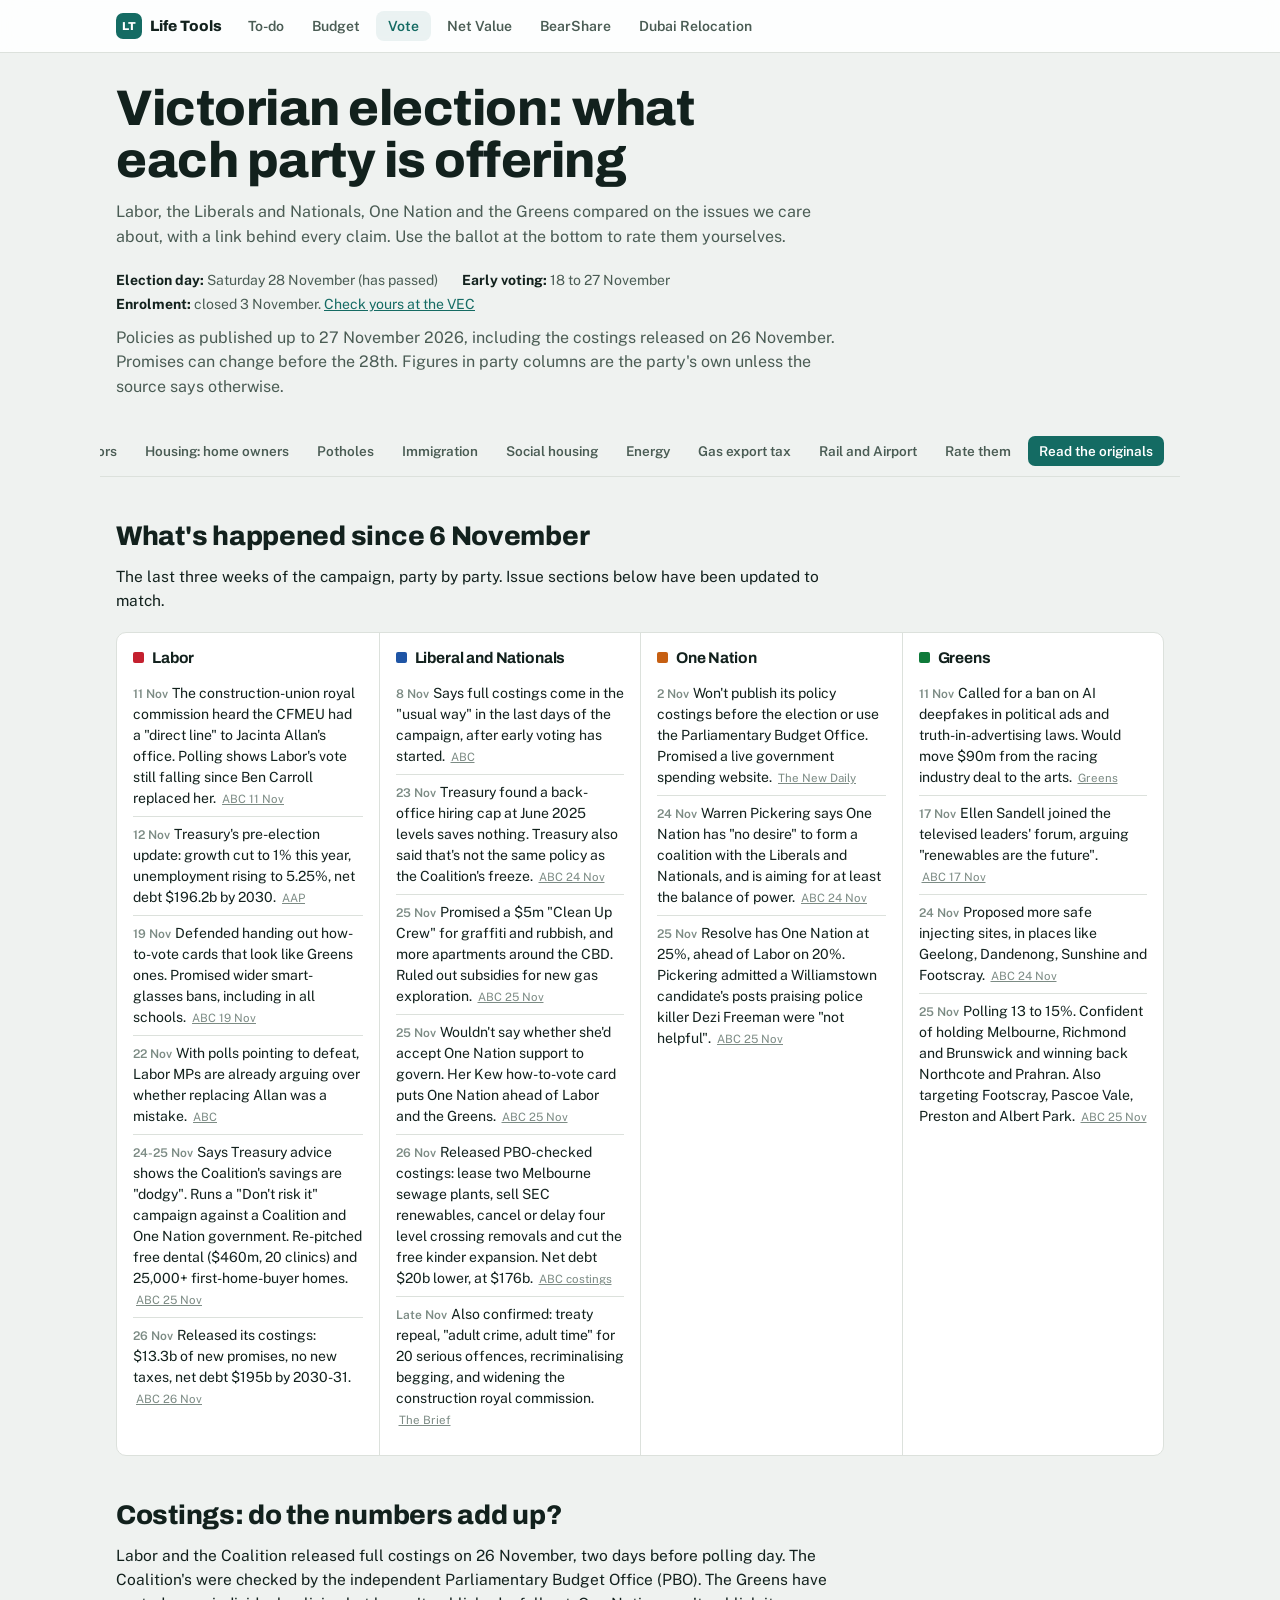
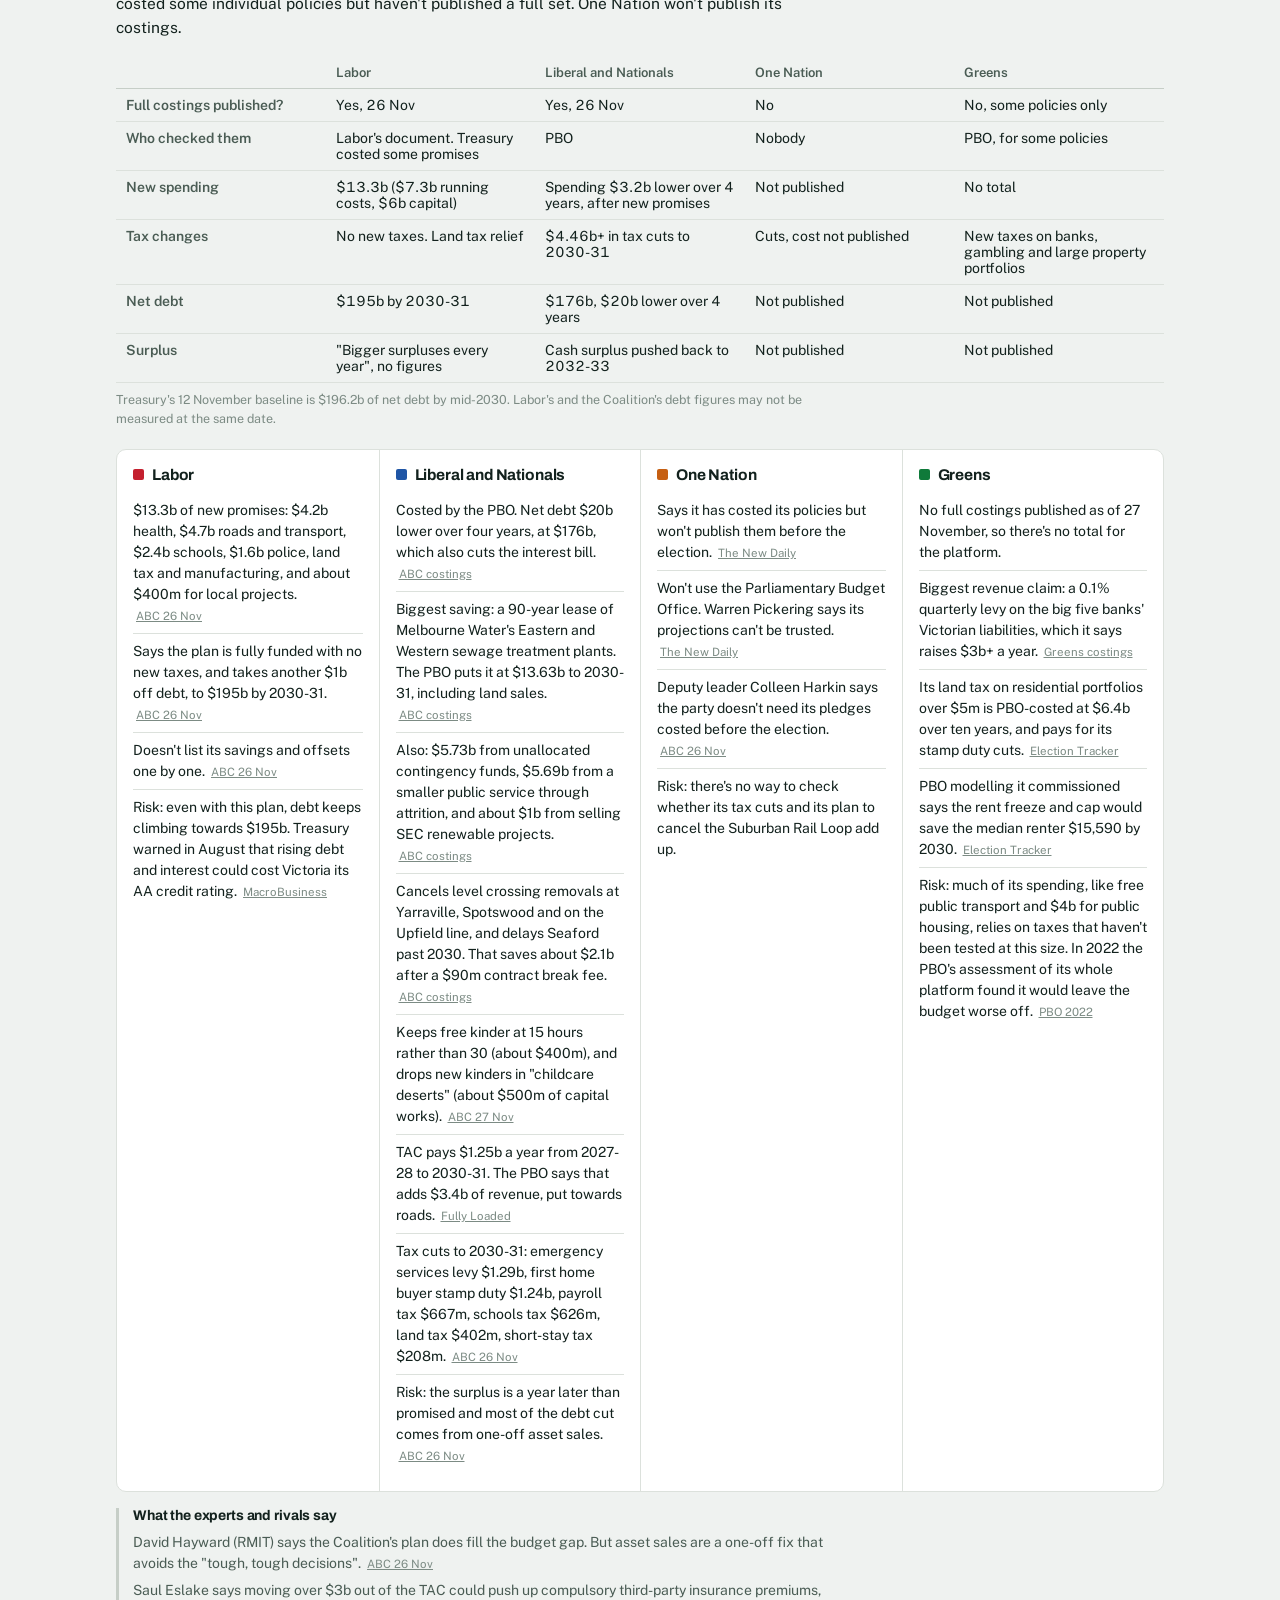
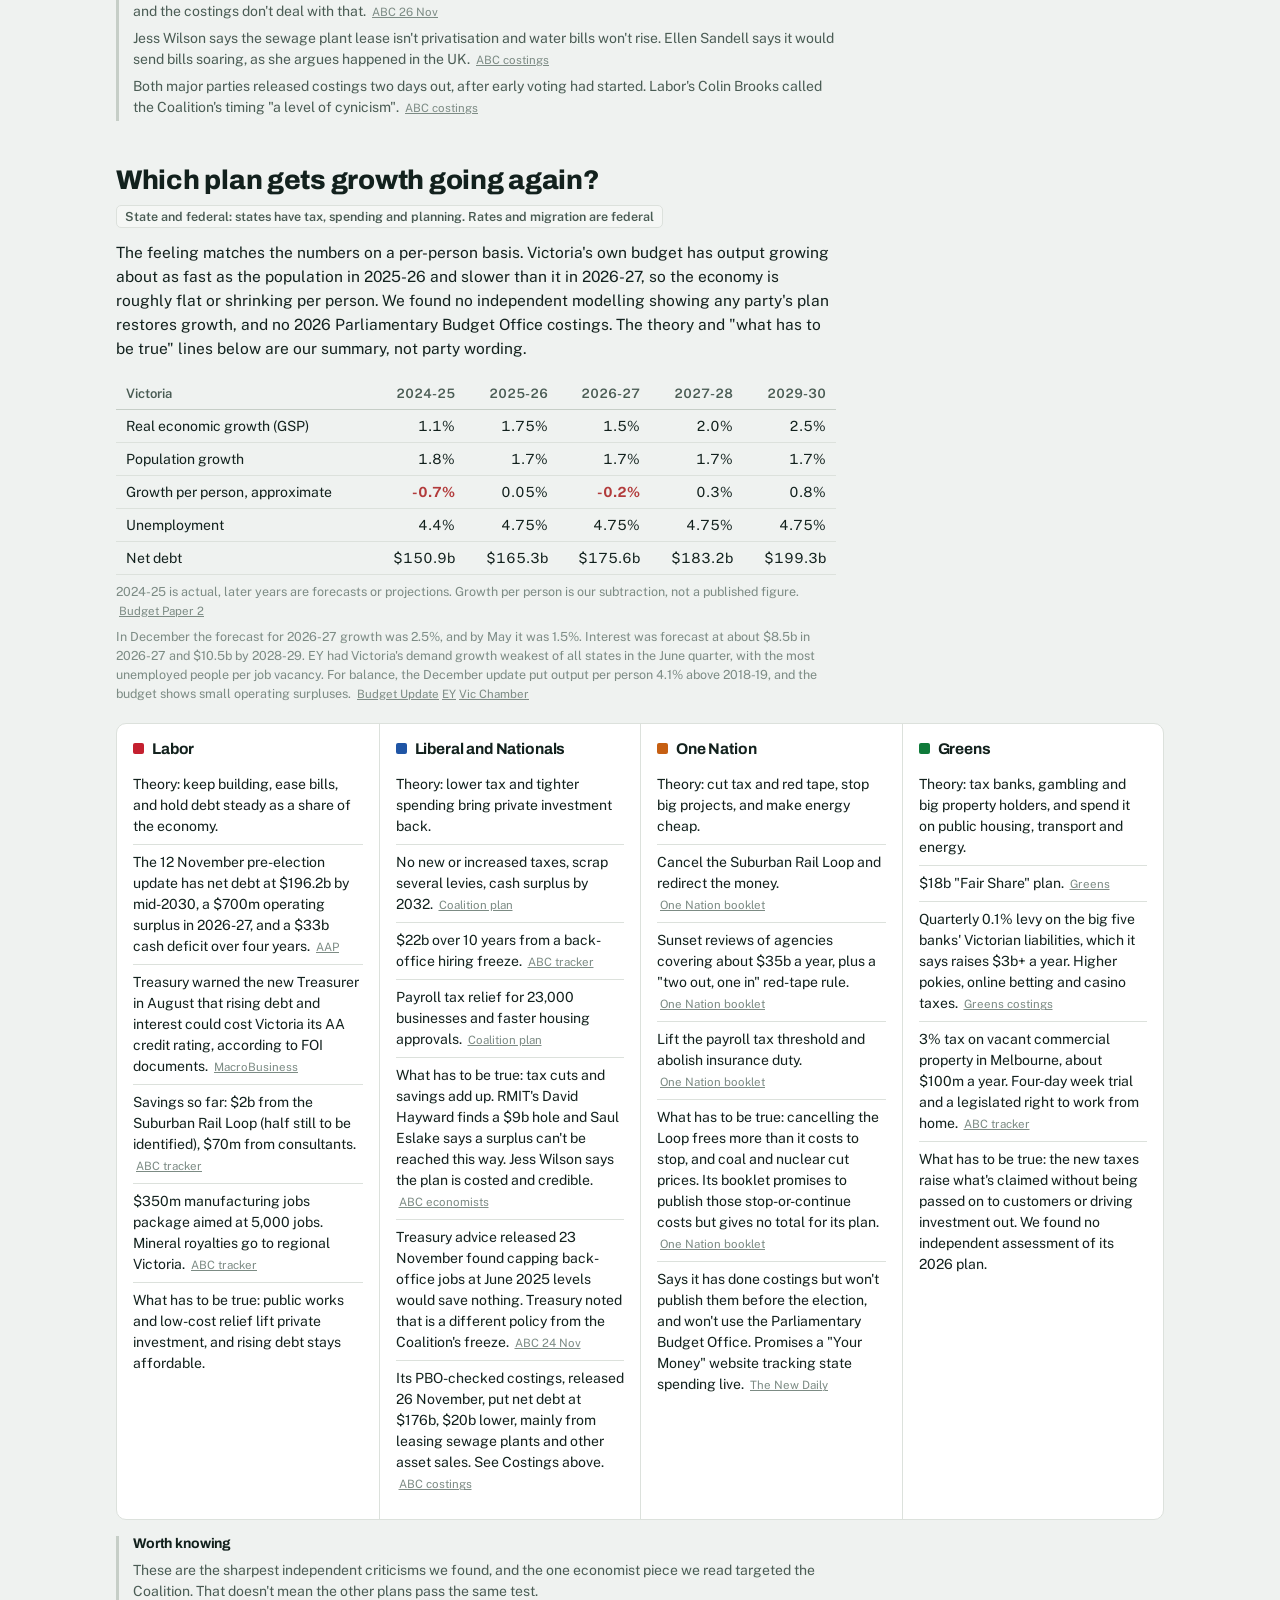
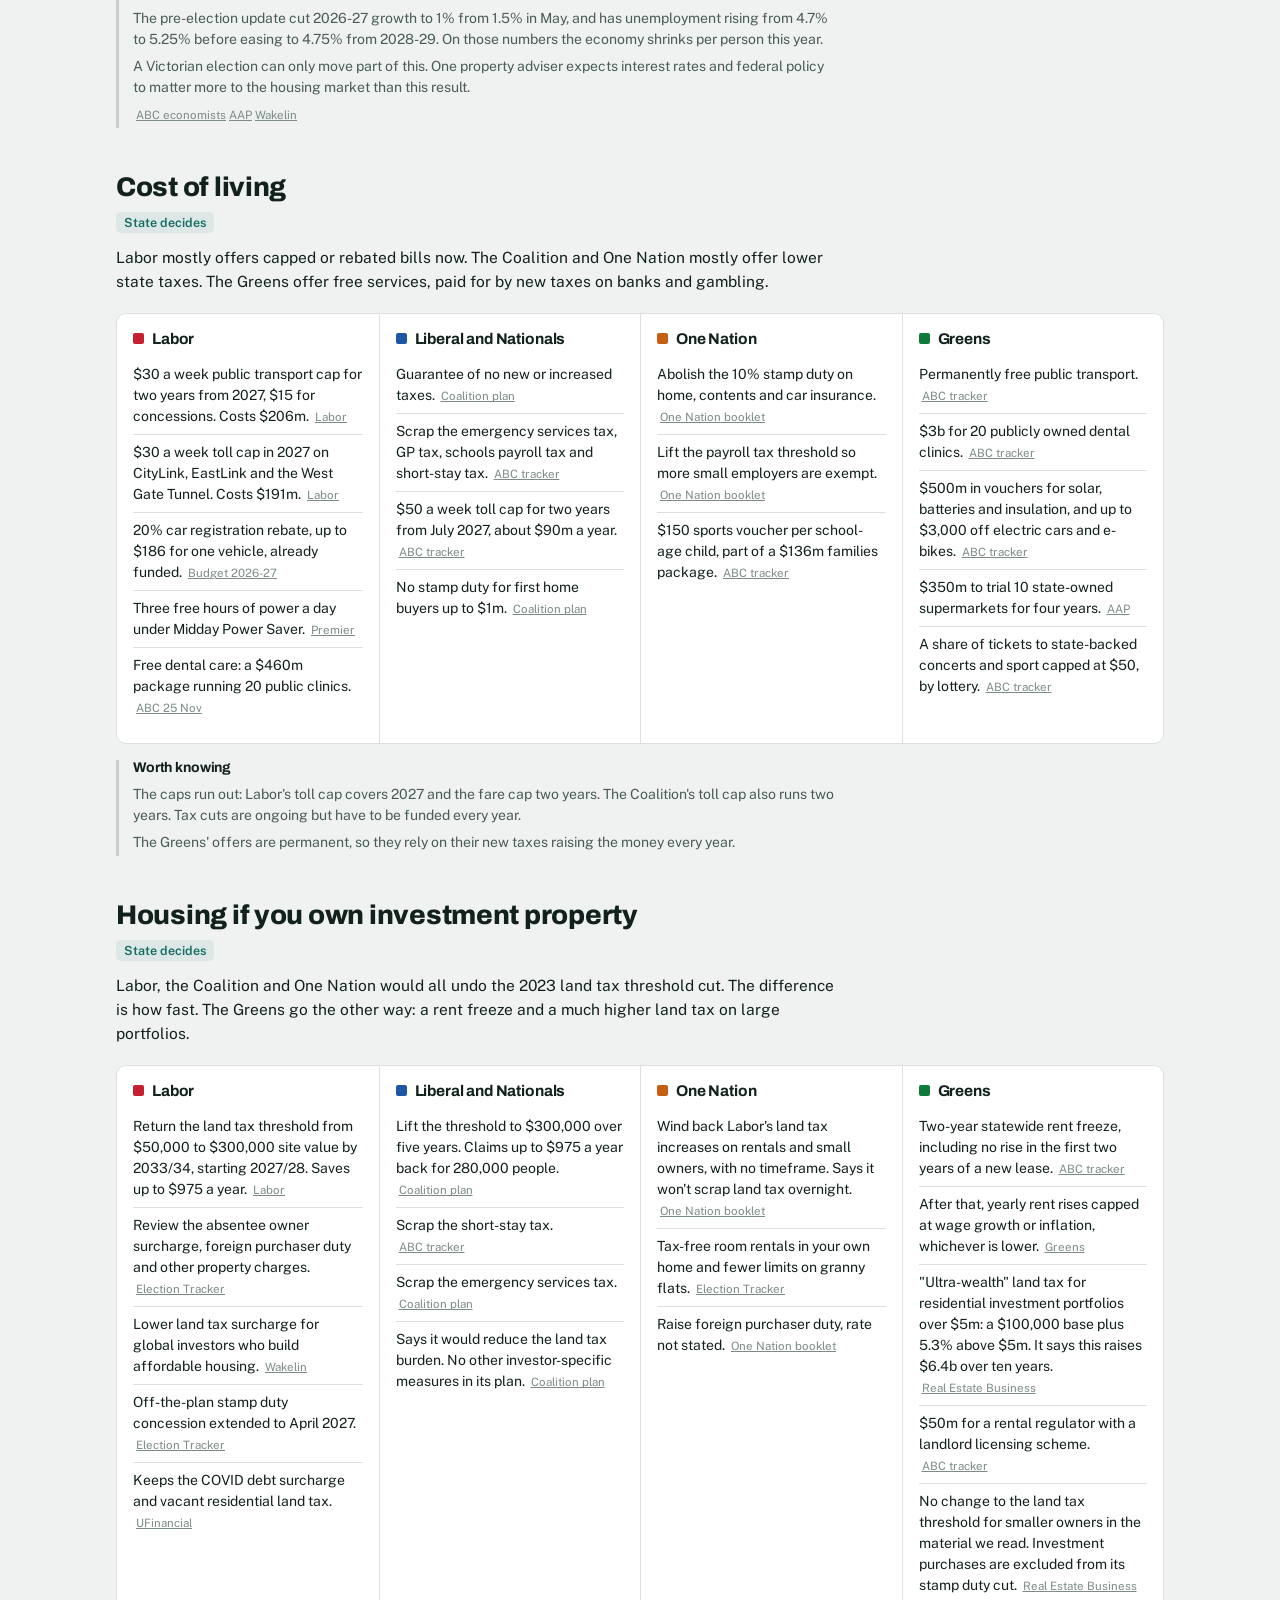
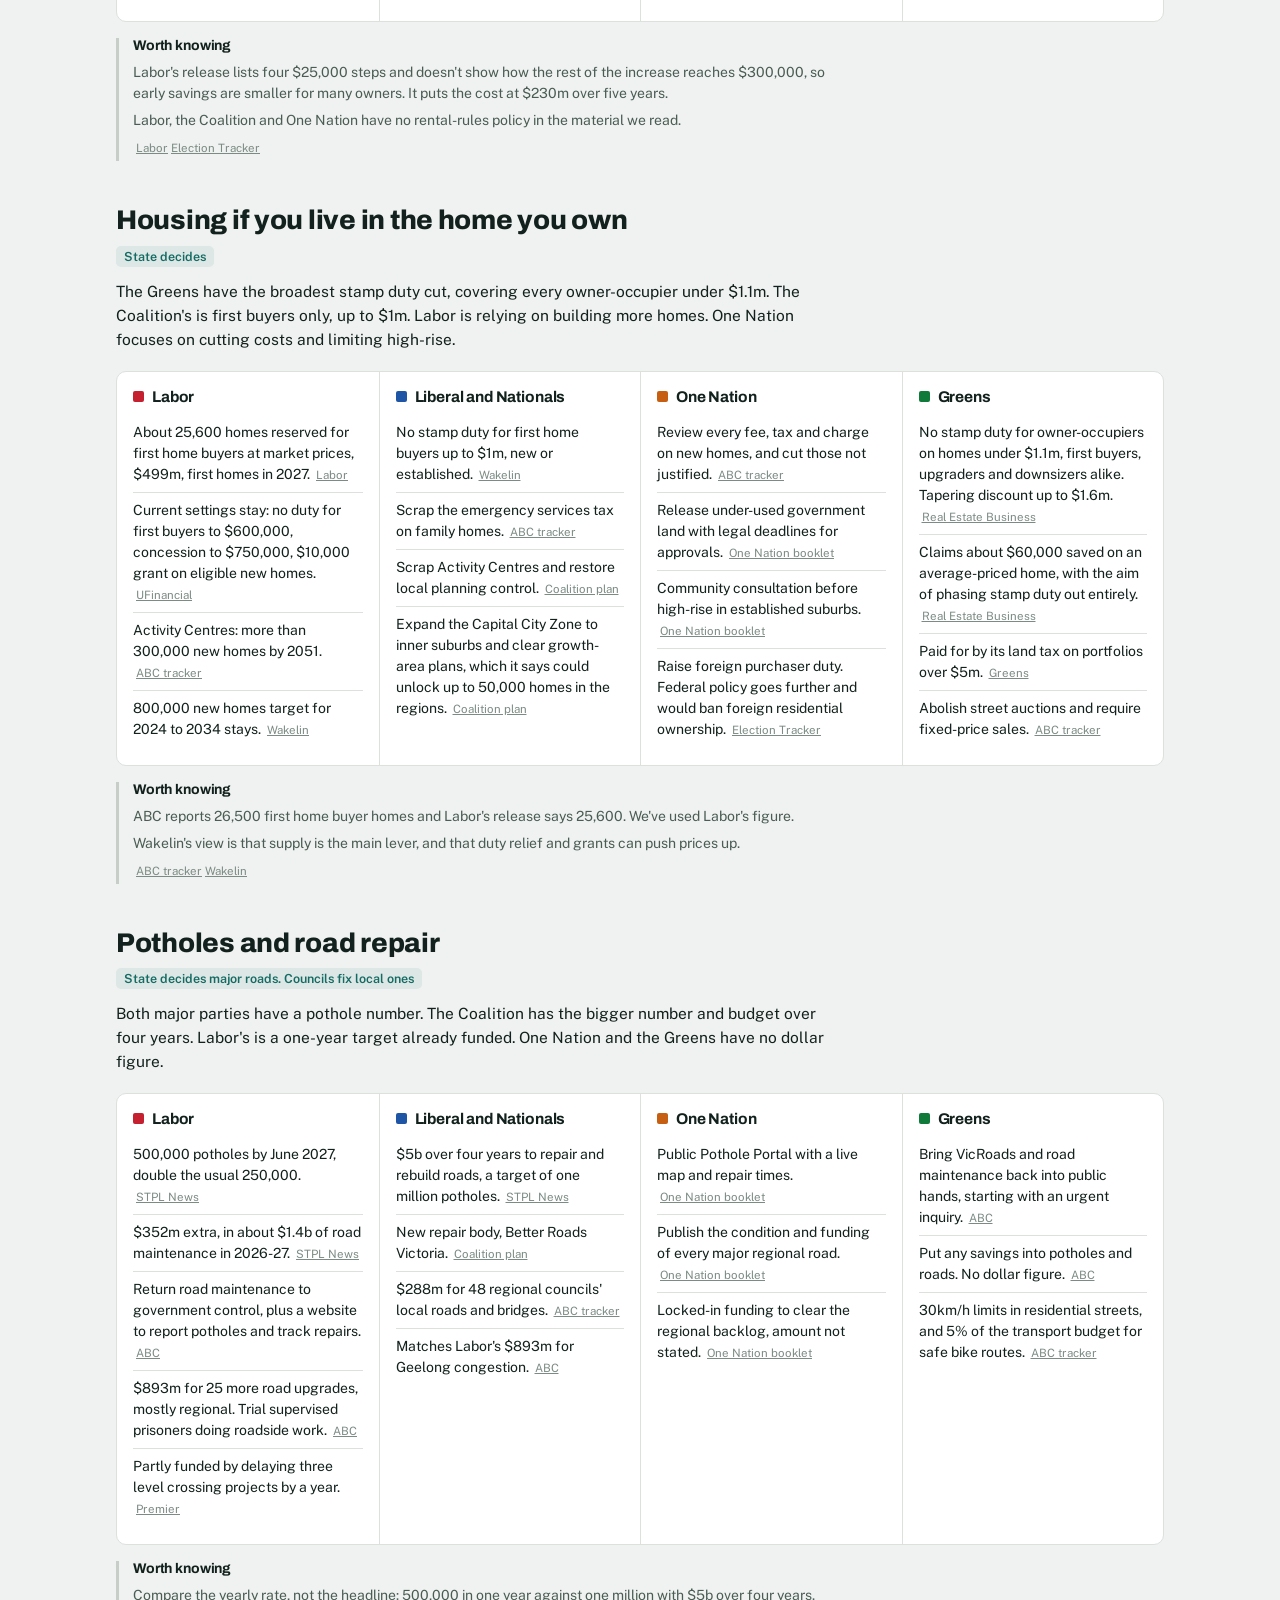
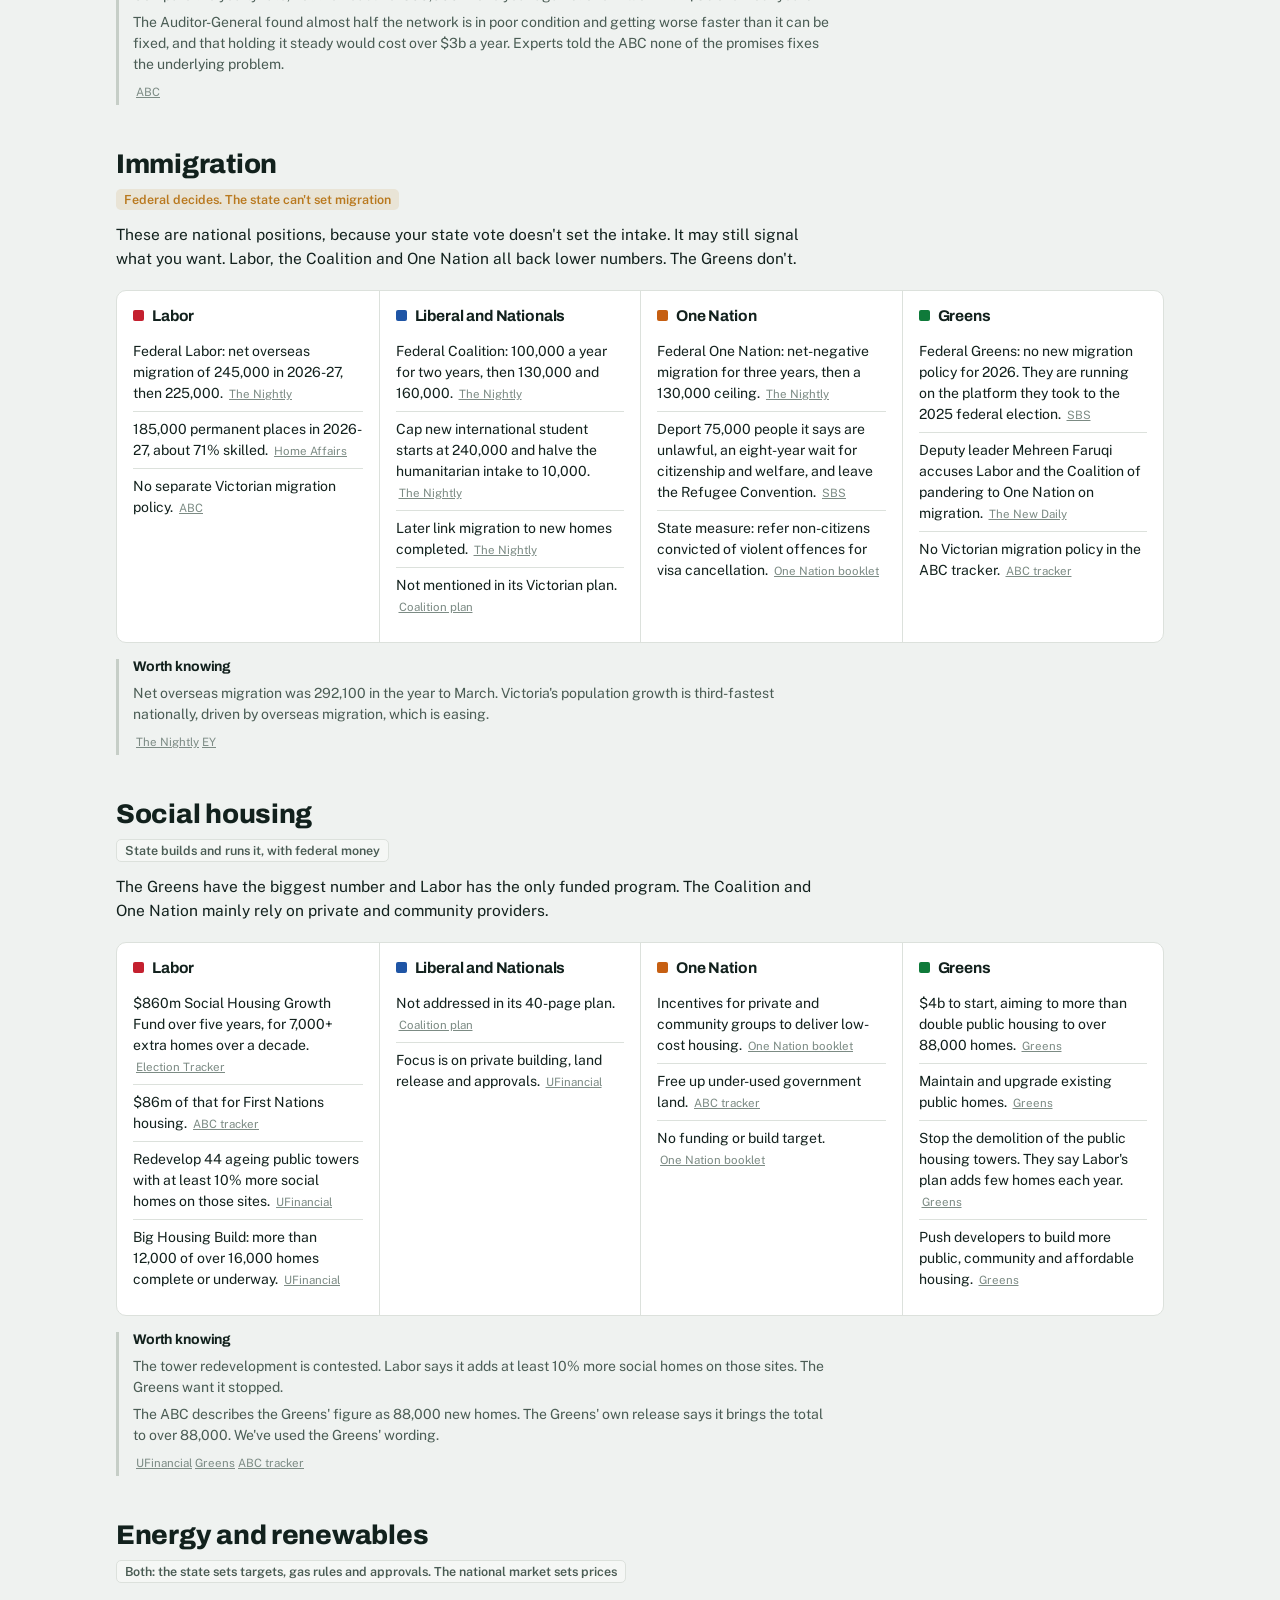
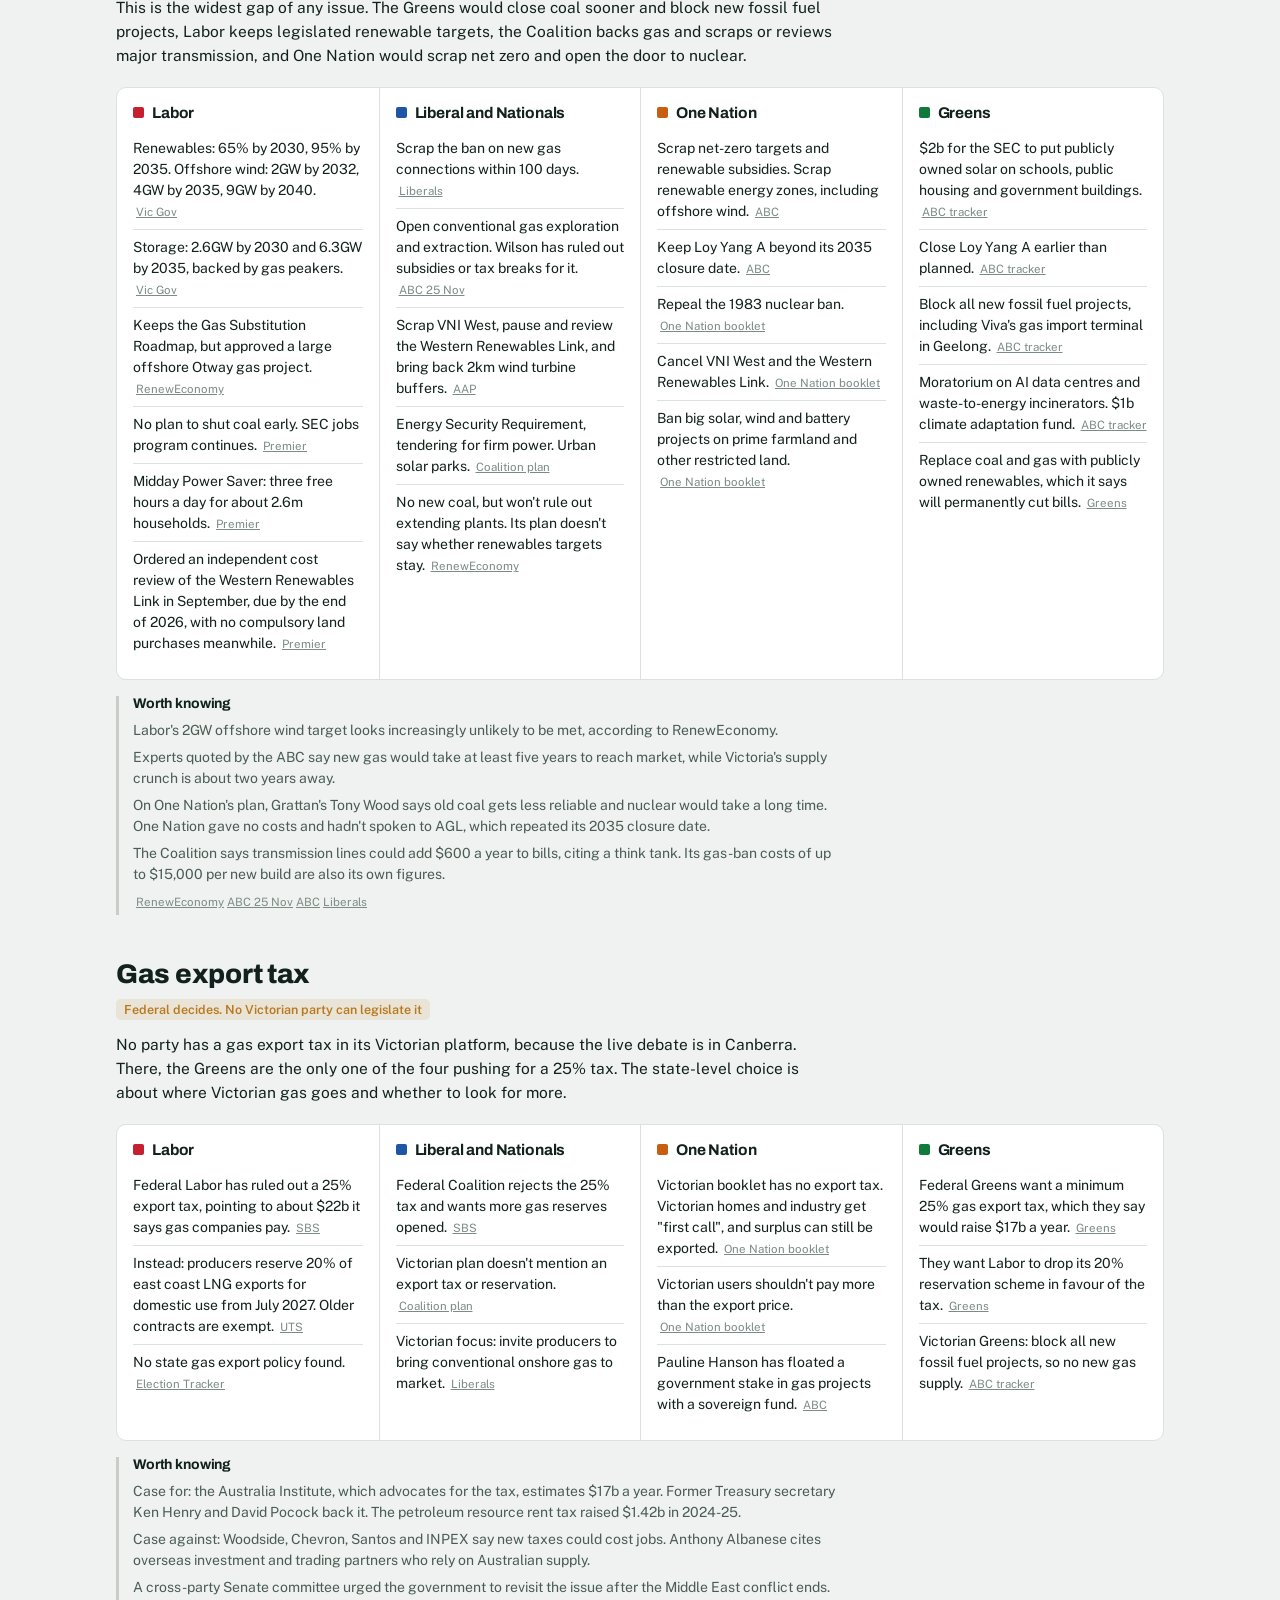
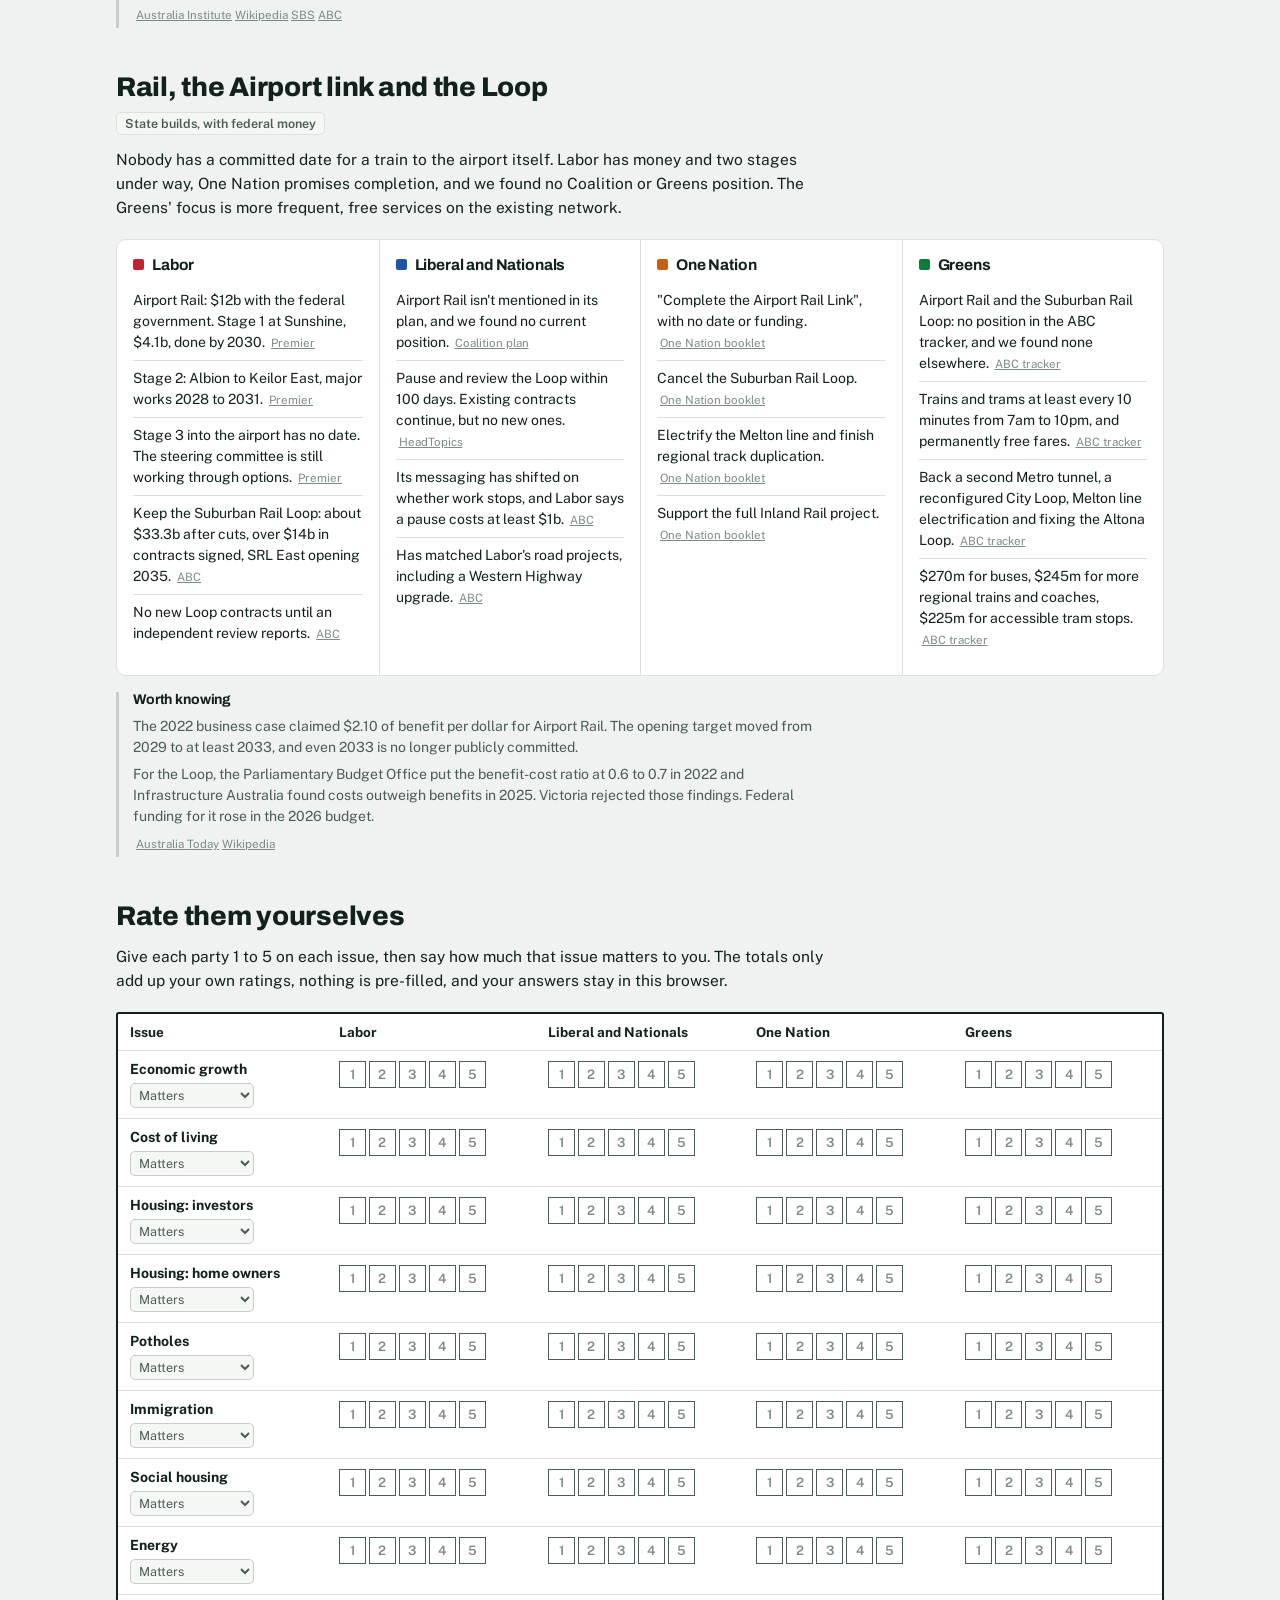
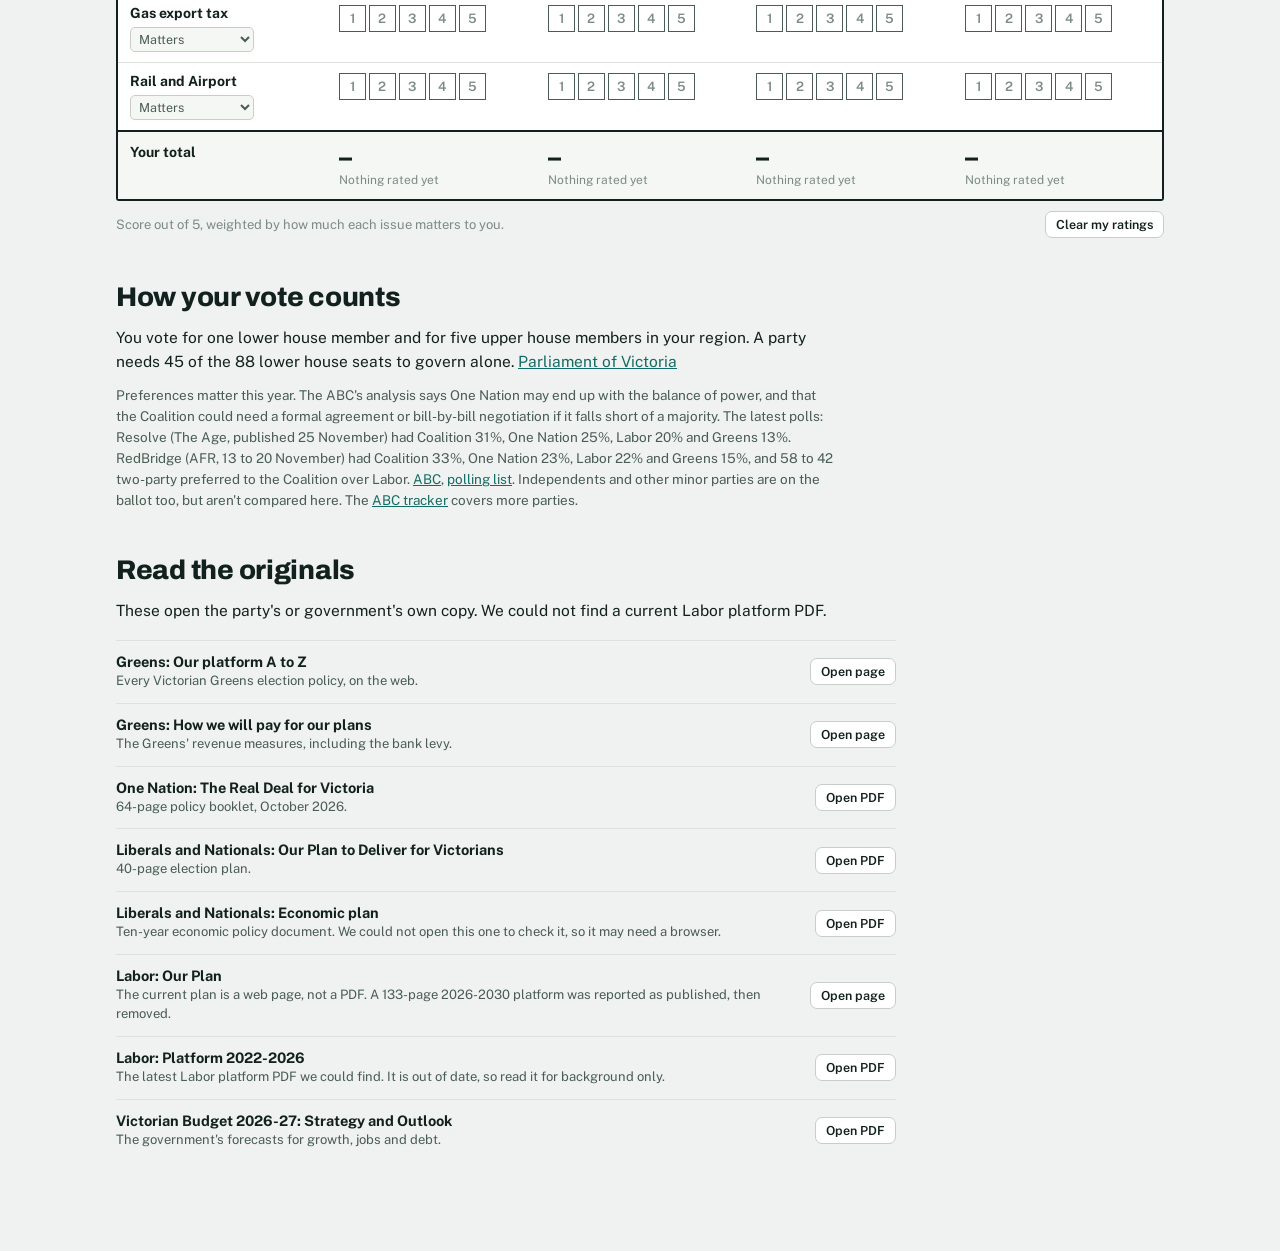
<file: vote/index.html>
<!doctype html>
<html lang="en">
<head>
<meta charset="utf-8">
<meta name="viewport" content="width=device-width,initial-scale=1,viewport-fit=cover">
<title>Vote · Life Tools</title>
<link rel="icon" href="../assets/icon.svg" type="image/svg+xml">
<link rel="preconnect" href="https://fonts.googleapis.com">
<link rel="preconnect" href="https://fonts.gstatic.com" crossorigin>
<link href="https://fonts.googleapis.com/css2?family=Archivo:wght@600;700;800&family=Public+Sans:wght@400;500;600;700&display=swap" rel="stylesheet">
<link rel="stylesheet" href="../assets/base.css">
<style>
  body{ --page-max:1080px;
    --labor:#C4202F; --coalition:#1F55A5; --onenation:#C65F12; --greens:#0F7A3A; }
  @media (prefers-color-scheme: dark){
    :root:not([data-theme="light"]) body{ --labor:#F0727A; --coalition:#7EA8EC; --onenation:#F0A35E; --greens:#62C98A; }
  }
  .page{ max-width:1080px; margin:0 auto; padding:30px 16px 90px; }
  .intro{ max-width:720px; }
  .intro h1{ font-size:clamp(32px, 6vw, 50px); font-weight:800; line-height:1.03; }
  .intro p{ font-size:16px; line-height:1.55; color:var(--ink-2); margin:14px 0 0; }
  .dates{ display:flex; flex-wrap:wrap; gap:8px 24px; margin:22px 0 0; padding:0; list-style:none; font-size:14px; color:var(--ink-2); }
  .dates b{ color:var(--ink); }

  .picker{ position:sticky; top:calc(52px + env(safe-area-inset-top,0px)); z-index:20; background:var(--bg);
    margin:26px -16px 0; padding:10px 16px; border-bottom:1px solid var(--line); display:flex; gap:6px;
    overflow-x:auto; scrollbar-width:none; }
  .picker::-webkit-scrollbar{ display:none; }
  .picker a{ flex:none; padding:7px 11px; border-radius:7px; font-size:13.5px; font-weight:600; color:var(--ink-2); text-decoration:none; }
  .picker a:hover{ background:var(--surface); color:var(--ink); }
  .picker a:focus-visible{ outline:2px solid var(--accent); outline-offset:-2px; }
  .picker a.on{ background:var(--accent); color:var(--accent-ink); }

  section{ padding-top:44px; scroll-margin-top:96px; }
  section > h2{ font-size:27px; font-weight:800; line-height:1.15; }
  .who{ display:inline-block; margin-top:9px; padding:3px 8px; border-radius:5px; font-size:12.5px; font-weight:600; }
  .who.state{ background:var(--accent-wash); color:var(--accent); }
  .who.federal{ background:var(--warn-wash); color:var(--warn); }
  .who.both{ background:var(--surface-2); color:var(--ink-2); border:1px solid var(--line); }
  .gist{ max-width:720px; font-size:15.5px; line-height:1.55; margin:12px 0 0; }

  .parties{ display:grid; grid-template-columns:repeat(4, minmax(0,1fr)); margin-top:20px; background:var(--surface); border:1px solid var(--line); border-radius:10px; }
  .party{ padding:16px 16px 18px; min-width:0; }
  .party + .party{ border-left:1px solid var(--line); }
  .party h3{ display:flex; align-items:center; gap:8px; font-size:15.5px; font-weight:700; }
  .party h3::before{ content:""; width:11px; height:11px; border-radius:2px; background:var(--c); flex:none; }
  .party.labor{ --c:var(--labor); } .party.coalition{ --c:var(--coalition); } .party.onenation{ --c:var(--onenation); } .party.greens{ --c:var(--greens); }
  .party ul{ margin:10px 0 0; padding:0; list-style:none; }
  .party li{ font-size:14px; line-height:1.5; padding:7px 0; color:var(--ink); }
  .party li + li{ border-top:1px solid var(--line); }
  .party li.none{ color:var(--ink-muted); }
  .cite{ font-size:11.5px; color:var(--ink-muted); white-space:nowrap; margin-left:3px; }
  .cite:hover{ color:var(--accent); }

  .notes{ max-width:720px; margin:16px 0 0; padding:0 0 0 14px; border-left:3px solid var(--line-strong); }
  .notes h3{ font-size:14px; font-weight:700; }
  .notes ul{ margin:6px 0 0; padding:0; list-style:none; }
  .notes li{ font-size:14px; line-height:1.5; padding:3px 0; color:var(--ink-2); }

  .table-wrap{ overflow-x:auto; margin-top:18px; }
  table.data{ border-collapse:collapse; font-size:14px; min-width:540px; width:100%; max-width:720px; font-variant-numeric:tabular-nums; }
  table.data th, table.data td{ padding:8px 10px; border-bottom:1px solid var(--line); text-align:right; white-space:nowrap; }
  table.data th:first-child, table.data td:first-child{ text-align:left; white-space:normal; }
  table.data thead th{ font-weight:600; color:var(--ink-2); font-size:13px; border-bottom:1px solid var(--line-strong); }
  table.data td.neg{ color:var(--critical); font-weight:700; }
  table.data.costs{ max-width:none; min-width:720px; }
  table.data.costs td, table.data.costs th{ text-align:left; white-space:normal; vertical-align:top; width:20%; }
  table.data.costs td:first-child{ font-weight:600; color:var(--ink-2); }
  .tablenote{ max-width:720px; font-size:12.5px; line-height:1.5; color:var(--ink-muted); margin:8px 0 0; }

  /* the scorecard is drawn as a ballot paper */
  .ballot{ margin-top:20px; background:var(--surface); border:2px solid var(--ink); border-radius:3px; }
  .ballot-row{ display:grid; grid-template-columns:minmax(140px,1fr) repeat(4, minmax(0,1fr)); gap:0; border-top:1px solid var(--line); }
  .ballot-row.head{ border-top:0; font-weight:700; font-size:13.5px; }
  .ballot-row > div{ padding:10px 12px; min-width:0; }
  .ballot-issue b{ display:block; font-size:14px; }
  .weight{ margin-top:6px; font:inherit; font-size:12.5px; color:var(--ink-2); background:var(--surface-2); border:1px solid var(--line-strong); border-radius:5px; padding:3px 4px; max-width:100%; }
  .boxes{ display:flex; gap:3px; flex-wrap:wrap; border:0; padding:0; margin:0; }
  .boxes legend{ display:none; }
  .boxes label{ position:relative; width:27px; height:27px; cursor:pointer; }
  .news-date{ font-size:12px; color:var(--ink-muted); font-weight:600; margin-right:4px; }
  @media (max-width:1020px) and (min-width:781px){
    .parties{ grid-template-columns:repeat(2, minmax(0,1fr)); }
    .party:nth-child(3){ border-left:0; }
    .party:nth-child(n+3){ border-top:1px solid var(--line); }
  }
  .boxes input{ position:absolute; inset:0; opacity:0; margin:0; cursor:pointer; }
  .boxes span{ display:grid; place-items:center; width:100%; height:100%; border:1.5px solid var(--ink-2); font-size:13px; font-weight:600; color:var(--ink-muted); }
  .boxes input:checked + span{ background:var(--ink); border-color:var(--ink); color:var(--bg); font-weight:800; }
  .boxes input:focus-visible + span{ outline:2px solid var(--accent); outline-offset:2px; }
  .boxes label:hover span{ border-color:var(--accent); }
  .mobile-party{ display:none; font-size:12.5px; font-weight:600; color:var(--ink-2); margin-bottom:4px; }
  .tally{ display:grid; grid-template-columns:minmax(140px,1fr) repeat(4, minmax(0,1fr)); border-top:2px solid var(--ink); background:var(--surface-2); }
  .tally > div{ padding:12px; }
  .tally .num{ font-family:"Archivo",sans-serif; font-weight:800; font-size:26px; line-height:1; font-variant-numeric:tabular-nums; }
  .tally .sub{ font-size:12px; color:var(--ink-muted); margin-top:3px; }
  .score-actions{ display:flex; justify-content:space-between; gap:12px; align-items:center; flex-wrap:wrap; margin-top:10px; font-size:13px; color:var(--ink-muted); }

  .docs{ margin:18px 0 0; padding:0; list-style:none; max-width:780px; }
  .docs li{ display:flex; justify-content:space-between; align-items:center; gap:14px; padding:12px 0; border-top:1px solid var(--line); }
  .docs b{ font-size:14.5px; }
  .docs p{ margin:2px 0 0; font-size:13px; line-height:1.45; color:var(--ink-2); }
  .docs .btn{ flex:none; text-decoration:none; }
  .fine{ max-width:720px; font-size:13.5px; line-height:1.55; color:var(--ink-2); margin:12px 0 0; }

  @media (max-width:780px){
    .parties{ grid-template-columns:1fr; }
    .party + .party{ border-left:0; border-top:1px solid var(--line); }
    .ballot-row, .tally{ grid-template-columns:1fr; }
    .ballot-row.head{ display:none; }
    .ballot-row > div{ padding:6px 12px; }
    .ballot-issue{ padding-top:12px !important; }
    .ballot-row > div:last-child{ padding-bottom:12px; }
    .mobile-party{ display:block; }
    .boxes label{ width:38px; height:38px; }
    .tally > div{ display:flex; justify-content:space-between; align-items:baseline; padding:8px 12px; gap:10px; }
    .docs li{ flex-direction:column; align-items:flex-start; }
  }
  @media print{ .picker, .lt-nav, .score-actions{ display:none; } }
</style>
</head>
<body data-tool="vote">
<script src="../assets/nav.js"></script>

<main class="page">
  <header class="intro">
    <h1>Victorian election: what each party is offering</h1>
    <p>Labor, the Liberals and Nationals, One Nation and the Greens compared on the issues we care about, with a link behind every claim. Use the ballot at the bottom to rate them yourselves.</p>
    <ul class="dates">
      <li><b>Election day:</b> Saturday 28 November (<span id="days"></span>)</li>
      <li><b>Early voting:</b> 18 to 27 November</li>
      <li><b>Enrolment:</b> closed 3 November. <a href="https://www.vec.vic.gov.au/enrolment/check-my-enrolment" target="_blank" rel="noopener">Check yours at the VEC</a></li>
    </ul>
    <p class="fine">Policies as published up to 27 November 2026, including the costings released on 26 November. Promises can change before the 28th. Figures in party columns are the party's own unless the source says otherwise.</p>
  </header>

  <nav class="picker" id="picker" aria-label="Issues"></nav>

  <section id="news">
    <h2>What's happened since 6 November</h2>

    <p class="gist">The last three weeks of the campaign, party by party. Issue sections below have been updated to match.</p>
    <div id="news-grid"></div>
  </section>

  <section id="costings">
    <h2>Costings: do the numbers add up?</h2>
    <p class="gist">Labor and the Coalition released full costings on 26 November, two days before polling day. The Coalition's were checked by the independent Parliamentary Budget Office (PBO). The Greens have costed some individual policies but haven't published a full set. One Nation won't publish its costings.</p>
    <div class="table-wrap">
      <table class="data costs">
        <caption style="position:absolute;left:-9999px">Election costings compared</caption>
        <thead><tr><th></th><th>Labor</th><th>Liberal and Nationals</th><th>One Nation</th><th>Greens</th></tr></thead>
        <tbody>
          <tr><td>Full costings published?</td><td>Yes, 26 Nov</td><td>Yes, 26 Nov</td><td>No</td><td>No, some policies only</td></tr>
          <tr><td>Who checked them</td><td>Labor's document. Treasury costed some promises</td><td>PBO</td><td>Nobody</td><td>PBO, for some policies</td></tr>
          <tr><td>New spending</td><td>$13.3b ($7.3b running costs, $6b capital)</td><td>Spending $3.2b lower over 4 years, after new promises</td><td>Not published</td><td>No total</td></tr>
          <tr><td>Tax changes</td><td>No new taxes. Land tax relief</td><td>$4.46b+ in tax cuts to 2030-31</td><td>Cuts, cost not published</td><td>New taxes on banks, gambling and large property portfolios</td></tr>
          <tr><td>Net debt</td><td>$195b by 2030-31</td><td>$176b, $20b lower over 4 years</td><td>Not published</td><td>Not published</td></tr>
          <tr><td>Surplus</td><td>"Bigger surpluses every year", no figures</td><td>Cash surplus pushed back to 2032-33</td><td>Not published</td><td>Not published</td></tr>
        </tbody>
      </table>
    </div>
    <p class="tablenote">Treasury's 12 November baseline is $196.2b of net debt by mid-2030. Labor's and the Coalition's debt figures may not be measured at the same date. </p>
    <div id="costs-grid"></div>
  </section>
  <div id="issues"></div>

  <section id="ballot">
    <h2>Rate them yourselves</h2>
    <p class="gist">Give each party 1 to 5 on each issue, then say how much that issue matters to you. The totals only add up your own ratings, nothing is pre-filled, and your answers stay in this browser.</p>
    <div class="ballot" id="ballot-paper"></div>
    <div class="score-actions">
      <span>Score out of 5, weighted by how much each issue matters to you.</span>
      <button class="btn btn-sm" id="clear" type="button">Clear my ratings</button>
    </div>
  </section>

  <section id="how">
    <h2>How your vote counts</h2>
    <p class="gist">You vote for one lower house member and for five upper house members in your region. A party needs 45 of the 88 lower house seats to govern alone. <a href="https://www.parliament.vic.gov.au/election" target="_blank" rel="noopener">Parliament of Victoria</a></p>
    <p class="fine">Preferences matter this year. The ABC's analysis says One Nation may end up with the balance of power, and that the Coalition could need a formal agreement or bill-by-bill negotiation if it falls short of a majority. The latest polls: Resolve (The Age, published 25 November) had Coalition 31%, One Nation 25%, Labor 20% and Greens 13%. RedBridge (AFR, 13 to 20 November) had Coalition 33%, One Nation 23%, Labor 22% and Greens 15%, and 58 to 42 two-party preferred to the Coalition over Labor. <a href="https://www.abc.net.au/news/2026-11-25/victoria-election-live-updates-labor-liberals-campaign/107422466" target="_blank" rel="noopener">ABC</a>, <a href="https://en.wikipedia.org/wiki/Opinion_polling_for_the_2026_Victorian_state_election" target="_blank" rel="noopener">polling list</a>. Independents and other minor parties are on the ballot too, but aren't compared here. The <a href="https://www.abc.net.au/news/2026-11-04/victoria-2026-election-policy-promise-tracker/107247200" target="_blank" rel="noopener">ABC tracker</a> covers more parties.</p>
  </section>

  <section id="docs">
    <h2>Read the originals</h2>
    <p class="gist">These open the party's or government's own copy. We could not find a current Labor platform PDF.</p>
    <ul class="docs" id="doc-list"></ul>
  </section>
</main>

<script>
const S = {
  abc:['ABC tracker','https://www.abc.net.au/news/2026-11-04/victoria-2026-election-policy-promise-tracker/107247200'],
  plan:['Coalition plan','https://vicliberal.org.au/Uploads/1784863237800WVVXJGP_our-plan/2026-plan.pdf'],
  ourplan:['ourplan.au','https://ourplan.au/'],
  on:['One Nation booklet','https://assets.nationbuilder.com/viconenation/pages/951/attachments/original/1791163766/The_Real_Deal_One_Nation_Vic_Policy_Booklet_Oct2026.pdf'],
  lab:['Labor plan','https://www.viclabor.org.au/our-plan'],
  labtax:['Labor','https://www.viclabor.org.au/news/labor-will-cut-land-tax-to-help-with-the-cost-of-living'],
  labfhb:['Labor','https://www.viclabor.org.au/news/labor-will-build-25-000-homes-for-first-home-buyers'],
  labfare:['Labor','https://www.viclabor.org.au/news/capping-fares'],
  labtoll:['Labor','https://www.viclabor.org.au/news/capping-tolls'],
  budgetcol:['Budget 2026-27','https://www.2026.budget.vic.gov.au/helping-cost-living'],
  midday:['Premier','https://www.premier.vic.gov.au/best-midday-power-offer-country'],
  targets:['Vic Gov','https://www.energy.vic.gov.au/renewable-energy/victorian-renewable-energy-and-storage-targets'],
  store:['Vic Gov','https://www.energy.vic.gov.au/renewable-energy/batteries-energy-storage-projects'],
  jobs:['Premier','https://www.premier.vic.gov.au/our-18-billion-energy-jobs-guarantee-regional-victoria'],
  tracker:['Election Tracker','https://electiontracker.au/elections/vic/2026/policies/key-differences'],
  wakelin:['Wakelin','https://wakelin.com.au/victorias-2026-election-how-each-partys-policies-could-shape-your-property-investments/'],
  ufin:['UFinancial','https://ufinancial.com.au/victoria-state-election-2026-which-major-partys-housing-policies-are-the-best/'],
  stpl:['STPL News','https://stplnews.com.au/political-news/victorian-election-2026-party-policies-peninsula/'],
  pot:['Premier','https://www.premier.vic.gov.au/safer-roads-and-fixing-potholes-our-priority'],
  bp2:['Budget Paper 2','https://s3.ap-southeast-2.amazonaws.com/vicbudgetfiles2026.27vicbudget/2026-27+State+Budget+-+Strategy+and+Outlook.pdf'],
  update:['Budget Update','https://www.dtf.vic.gov.au/sites/default/files/2025-12/2025-26-Budget-Update.pdf'],
  ey:['EY','https://www.ey.com/content/dam/ey-unified-site/ey-com/en-au/insights/economics/documents/ey-states-chart-pack-september-2026.pdf'],
  upa:['UPA','https://upaustralia.com.au/research/q1-2026-victorian-economic-overview/'],
  chamber:['Vic Chamber','https://www.victorianchamber.com.au/news/2026-27-state-budget-structural-challenges-weigh-on-victorias-economy'],
  econ:['ABC economists','https://www.abc.net.au/news/2026-10-19/economists-concerns-liberal-coalition-surplus-plan/107280322'],
  migabc:['ABC','https://www.abc.net.au/news/2026-10-29/vic-election-racist-rhetoric-one-nation-migration-debate/107313288'],
  night:['The Nightly','https://thenightly.com.au/australia/coalition-immigration-policy-what-angus-taylors-migration-cuts-mean-for-you-c-22975122'],
  sbs:['SBS','https://www.sbs.com.au/news/article/migration-policy-labor-coalition-greens-one-nation/7dsd8r7y9'],
  home:['Home Affairs','https://immi.homeaffairs.gov.au/what-we-do/migration-program-planning-levels'],
  renew:['RenewEconomy','https://reneweconomy.com.au/victoria-coalition-says-it-may-keep-old-coal-clunkers-running-and-will-scrap-plans-to-move-away-from-gas/amp/'],
  onenergy:['ABC','https://www.abc.net.au/news/2026-08-31/one-nation-victoria-energy-policy-announcement/107097686'],
  gasban:['Liberals','https://vicliberal.org.au/media-releases/2026-10-17-lowering-energy-and-housing-costs-by-scrapping-labors-gas-ban'],
  gassbs:['SBS','https://www.sbs.com.au/news/article/labor-say-no-change-on-gas-taxation/u41vnlg92'],
  gasbudget:['ABC','https://www.abc.net.au/news/2026-05-10/gas-tax-revenue-up-in-federal-budget/106663036'],
  gasres:['UTS','https://www.uts.edu.au/news/2026/05/australian-gas-exporters-will-be-forced-to-set-aside-local-supply-for-domestic-users'],
  tai:['Australia Institute','https://australiainstitute.org.au/post/one-nation-and-greens-voters-strongly-support-25-gas-export-tax-poll/'],
  senate:['Wikipedia','https://en.wikipedia.org/wiki/Select_Committee_on_the_Taxation_of_Gas_Resources'],
  air:['Premier','https://www.premier.vic.gov.au/melbourne-airport-rail-stage-2-set-take'],
  air2:['Australia Today','https://www.theaustraliatoday.com.au/albanese-and-carroll-restart-melbourne-airport-rail-push-as-there-is-still-no-date-for-a-train-to-actually-reach-airport/'],
  srl:['ABC','https://www.abc.net.au/news/2026-08-25/suburban-rail-loop-project-ben-carroll-savings-2-billion/107073280'],
  srlpause:['HeadTopics','https://au.headtopics.com/news/wilson-insists-srl-position-is-very-clear-despite-days-of-89392619'],
  campaign:['ABC','https://www.abc.net.au/news/2026-11-01/victorian-election-labor-liberal-tough-battle/107331376'],
  greens:['Greens','https://greens.org.au/vic/news/media-release/labors-plan-demolish-public-housing-towers-will-see-just-15-extra-social'],
  srlwiki:['Wikipedia','https://en.wikipedia.org/wiki/Suburban_Rail_Loop'],
  gplat:['Greens platform','https://greens.org.au/vic/platform/a-z'],
  gpay:['Greens costings','https://greens.org.au/vic/platform/how-we-will-pay'],
  gfair:['Greens','https://greens.org.au/vic/news/media-release/victorian-greens-launch-18-billion-fair-share-plan-and-make-election-pitch'],
  ghome:['Greens','https://greens.org.au/vic/news/media-release/greens-unveil-bold-housing-plan-bring-down-cost-buying-home-abolishing-stamp'],
  gclimate:['Greens','https://greens.org.au/vic/news/media-release/only-greens-will-stop-victoria-going-backwards-climate-change'],
  ggas:['Greens','https://greens.org.au/news/media-release/labor-must-ditch-gas-reservation-and-finally-make-gas-industry-pay'],
  gsuper:['AAP','https://www.newcastleherald.com.au/story/9365345/greens-hints-state-at-crossroads-at-party-launch/'],
  gpt:['Greens','https://greens.org.au/vic/about/statement-kathleen-maltzahn'],
  gnews:['Greens','https://greens.org.au/vic/news'],
  gmig:['SBS','https://www.sbs.com.au/news/article/labor-and-one-nation-migration-policy-explainer/k0fdkgdfa'],
  faruqi:['The New Daily','https://www.thenewdaily.com.au/news/politics/australian-politics/2026/05/14/one-nation-lashes-coalition'],
  reb:['Real Estate Business','https://www.realestatebusiness.com.au/industry/32761-victoria-s-election-the-housing-promises-set-to-reshape-property'],
  abc25:['ABC 25 Nov','https://www.abc.net.au/news/2026-11-25/victoria-election-live-updates-labor-liberals-campaign/107422466'],
  abc24:['ABC 24 Nov','https://www.abc.net.au/news/2026-11-24/victoria-election-live-updates-labor-liberals-campaign/107419958'],
  abc22:['ABC','https://www.abc.net.au/news/2026-11-22/victorian-election-analysis-one-week-to-go/107412322'],
  abc19:['ABC 19 Nov','https://www.abc.net.au/news/2026-11-19/victorian-election-live-early-voting-second-day/107402202'],
  abc17:['ABC 17 Nov','https://www.abc.net.au/news/2026-11-17/victoria-election-blog-november-17-royal-commission/107393612'],
  abc11:['ABC 11 Nov','https://www.abc.net.au/news/2026-11-11/victoria-election-blog-november-11/107371790'],
  costings:['ABC','https://www.abc.net.au/news/2026-11-08/labor-royal-commission-ben-carroll-vic-election-campaign/107351126'],
  holes:['ABC','https://abc.net.au/news/2026-11-24/victorian-election-parties-pothole-promises/107416310'],
  pebu:['AAP','https://www.hepburnadvocate.com.au/story/9390186/debt-blowout-slower-growth-pain-in-pre-poll-forecast/'],
  pebudoc:['DTF','https://www.dtf.vic.gov.au/2026-victorian-pre-election-budget-update'],
  rating:['MacroBusiness','https://www.macrobusiness.com.au/2026/11/victorian-treasury-warns-of-credit-rating-downgrade/'],
  wrl:['Premier','https://www.premier.vic.gov.au/statement-premier-western-renewables-link'],
  wrl2:['AAP','https://www.theleader.com.au/story/9350906/major-transmission-project-paused-after-public-outcry/'],
  brief:['The Brief','https://www.thebrief.news/en/standard/article/47442/victorian-coalition-sets-out-plans-days-before-state-election'],
  oncost:['The New Daily','https://www.thenewdaily.com.au/news/state/vic/2026/11/02/one-nation-costings-secrecy'],
  ccost:['ABC costings','https://www.abc.net.au/news/2026-11-26/coalition-costings-victorian-state-election-2026/107430554'],
  abc26:['ABC 26 Nov','https://www.abc.net.au/news/2026-11-26/victorian-election-live-updates-labor-liberal-court-battle/107428608'],
  abc27:['ABC 27 Nov','https://www.abc.net.au/news/2026-11-27/victorian-election-live-coalition-labor-costings-polling-day-eve/107433332'],
  cbrief:['The Brief','https://www.thebrief.news/en/standard/article/47577/victorian-coalition-costings-propose-sewage-plant-lease-and-asset-sales'],
  tac:['Fully Loaded','https://www.fullyloaded.com.au/victorian-election-road-maintenance-costings'],
  aapcost:['AAP','https://dandenong.starcommunity.com.au/news/2026-11-26/privatisations-underpin-eleventh-hour-election-costings/'],
  gtracker:['Election Tracker','https://electiontracker.au/elections/vic/2026/parties/greens/policies'],
  pbo22:['PBO 2022','https://pbo.vic.gov.au/response/5693'],
};

// costings: what's in each party's numbers, and the risks
const COSTS = {
  labor:[ ['$13.3b of new promises: $4.2b health, $4.7b roads and transport, $2.4b schools, $1.6b police, land tax and manufacturing, and about $400m for local projects.','abc26'],
          ['Says the plan is fully funded with no new taxes, and takes another $1b off debt, to $195b by 2030-31.','abc26'],
          ['Doesn\'t list its savings and offsets one by one.','abc26'],
          ['Risk: even with this plan, debt keeps climbing towards $195b. Treasury warned in August that rising debt and interest could cost Victoria its AA credit rating.','rating'] ],
  coalition:[ ['Costed by the PBO. Net debt $20b lower over four years, at $176b, which also cuts the interest bill.','ccost'],
          ['Biggest saving: a 90-year lease of Melbourne Water\'s Eastern and Western sewage treatment plants. The PBO puts it at $13.63b to 2030-31, including land sales.','ccost'],
          ['Also: $5.73b from unallocated contingency funds, $5.69b from a smaller public service through attrition, and about $1b from selling SEC renewable projects.','ccost'],
          ['Cancels level crossing removals at Yarraville, Spotswood and on the Upfield line, and delays Seaford past 2030. That saves about $2.1b after a $90m contract break fee.','ccost'],
          ['Keeps free kinder at 15 hours rather than 30 (about $400m), and drops new kinders in "childcare deserts" (about $500m of capital works).','abc27'],
          ['TAC pays $1.25b a year from 2027-28 to 2030-31. The PBO says that adds $3.4b of revenue, put towards roads.','tac'],
          ['Tax cuts to 2030-31: emergency services levy $1.29b, first home buyer stamp duty $1.24b, payroll tax $667m, schools tax $626m, land tax $402m, short-stay tax $208m.','abc26'],
          ['Risk: the surplus is a year later than promised and most of the debt cut comes from one-off asset sales.','abc26'] ],
  onenation:[ ['Says it has costed its policies but won\'t publish them before the election.','oncost'],
          ['Won\'t use the Parliamentary Budget Office. Warren Pickering says its projections can\'t be trusted.','oncost'],
          ['Deputy leader Colleen Harkin says the party doesn\'t need its pledges costed before the election.','abc26'],
          ['Risk: there\'s no way to check whether its tax cuts and its plan to cancel the Suburban Rail Loop add up.'] ],
  greens:[ ['No full costings published as of 27 November, so there\'s no total for the platform.'],
          ['Biggest revenue claim: a 0.1% quarterly levy on the big five banks\' Victorian liabilities, which it says raises $3b+ a year.','gpay'],
          ['Its land tax on residential portfolios over $5m is PBO-costed at $6.4b over ten years, and pays for its stamp duty cuts.','gtracker'],
          ['PBO modelling it commissioned says the rent freeze and cap would save the median renter $15,590 by 2030.','gtracker'],
          ['Risk: much of its spending, like free public transport and $4b for public housing, relies on taxes that haven\'t been tested at this size. In 2022 the PBO\'s assessment of its whole platform found it would leave the budget worse off.','pbo22'] ],
};
const COST_NOTES = [
  ['David Hayward (RMIT) says the Coalition\'s plan does fill the budget gap. But asset sales are a one-off fix that avoids the "tough, tough decisions".','abc26'],
  ['Saul Eslake says moving over $3b out of the TAC could push up compulsory third-party insurance premiums, and the costings don\'t deal with that.','abc26'],
  ['Jess Wilson says the sewage plant lease isn\'t privatisation and water bills won\'t rise. Ellen Sandell says it would send bills soaring, as she argues happened in the UK.','ccost'],
  ['Both major parties released costings two days out, after early voting had started. Labor\'s Colin Brooks called the Coalition\'s timing "a level of cynicism".','ccost'],
];

const ISSUES = [
{ id:'growth', tab:'Economic growth', title:'Which plan gets growth going again?', who:['both','State and federal: states have tax, spending and planning. Rates and migration are federal'],
  gist:'The feeling matches the numbers on a per-person basis. Victoria\'s own budget has output growing about as fast as the population in 2025-26 and slower than it in 2026-27, so the economy is roughly flat or shrinking per person. We found no independent modelling showing any party\'s plan restores growth, and no 2026 Parliamentary Budget Office costings. The theory and "what has to be true" lines below are our summary, not party wording.',
  table:true,
  parties:{
   labor:[ ['Theory: keep building, ease bills, and hold debt steady as a share of the economy.'],
           ['The 12 November pre-election update has net debt at $196.2b by mid-2030, a $700m operating surplus in 2026-27, and a $33b cash deficit over four years.','pebu'],
           ['Treasury warned the new Treasurer in August that rising debt and interest could cost Victoria its AA credit rating, according to FOI documents.','rating'],
           ['Savings so far: $2b from the Suburban Rail Loop (half still to be identified), $70m from consultants.','abc'],
           ['$350m manufacturing jobs package aimed at 5,000 jobs. Mineral royalties go to regional Victoria.','abc'],
           ['What has to be true: public works and low-cost relief lift private investment, and rising debt stays affordable.'] ],
   coalition:[ ['Theory: lower tax and tighter spending bring private investment back.'],
           ['No new or increased taxes, scrap several levies, cash surplus by 2032.','plan'],
           ['$22b over 10 years from a back-office hiring freeze.','abc'],
           ['Payroll tax relief for 23,000 businesses and faster housing approvals.','plan'],
           ['What has to be true: tax cuts and savings add up. RMIT\'s David Hayward finds a $9b hole and Saul Eslake says a surplus can\'t be reached this way. Jess Wilson says the plan is costed and credible.','econ'],
           ['Treasury advice released 23 November found capping back-office jobs at June 2025 levels would save nothing. Treasury noted that is a different policy from the Coalition\'s freeze.','abc24'],
           ['Its PBO-checked costings, released 26 November, put net debt at $176b, $20b lower, mainly from leasing sewage plants and other asset sales. See Costings above.','ccost'] ],
   onenation:[ ['Theory: cut tax and red tape, stop big projects, and make energy cheap.'],
           ['Cancel the Suburban Rail Loop and redirect the money.','on'],
           ['Sunset reviews of agencies covering about $35b a year, plus a "two out, one in" red-tape rule.','on'],
           ['Lift the payroll tax threshold and abolish insurance duty.','on'],
           ['What has to be true: cancelling the Loop frees more than it costs to stop, and coal and nuclear cut prices. Its booklet promises to publish those stop-or-continue costs but gives no total for its plan.','on'],
           ['Says it has done costings but won\'t publish them before the election, and won\'t use the Parliamentary Budget Office. Promises a "Your Money" website tracking state spending live.','oncost'] ],
   greens:[ ['Theory: tax banks, gambling and big property holders, and spend it on public housing, transport and energy.'],
           ['$18b "Fair Share" plan.','gfair'],
           ['Quarterly 0.1% levy on the big five banks\' Victorian liabilities, which it says raises $3b+ a year. Higher pokies, online betting and casino taxes.','gpay'],
           ['3% tax on vacant commercial property in Melbourne, about $100m a year. Four-day week trial and a legislated right to work from home.','abc'],
           ['What has to be true: the new taxes raise what\'s claimed without being passed on to customers or driving investment out. We found no independent assessment of its 2026 plan.'] ]},
  notes:['These are the sharpest independent criticisms we found, and the one economist piece we read targeted the Coalition. That doesn\'t mean the other plans pass the same test.',
         'The pre-election update cut 2026-27 growth to 1% from 1.5% in May, and has unemployment rising from 4.7% to 5.25% before easing to 4.75% from 2028-29. On those numbers the economy shrinks per person this year.',
         'A Victorian election can only move part of this. One property adviser expects interest rates and federal policy to matter more to the housing market than this result.'],
  noteSources:['econ','pebu','wakelin'] },

{ id:'cost', tab:'Cost of living', title:'Cost of living', who:['state','State decides'],
  gist:'Labor mostly offers capped or rebated bills now. The Coalition and One Nation mostly offer lower state taxes. The Greens offer free services, paid for by new taxes on banks and gambling.',
  parties:{
   labor:[ ['$30 a week public transport cap for two years from 2027, $15 for concessions. Costs $206m.','labfare'],
           ['$30 a week toll cap in 2027 on CityLink, EastLink and the West Gate Tunnel. Costs $191m.','labtoll'],
           ['20% car registration rebate, up to $186 for one vehicle, already funded.','budgetcol'],
           ['Three free hours of power a day under Midday Power Saver.','midday'],
           ['Free dental care: a $460m package running 20 public clinics.','abc25'] ],
   coalition:[ ['Guarantee of no new or increased taxes.','plan'],
           ['Scrap the emergency services tax, GP tax, schools payroll tax and short-stay tax.','abc'],
           ['$50 a week toll cap for two years from July 2027, about $90m a year.','abc'],
           ['No stamp duty for first home buyers up to $1m.','plan'] ],
   onenation:[ ['Abolish the 10% stamp duty on home, contents and car insurance.','on'],
           ['Lift the payroll tax threshold so more small employers are exempt.','on'],
           ['$150 sports voucher per school-age child, part of a $136m families package.','abc'] ],
   greens:[ ['Permanently free public transport.','abc'],
           ['$3b for 20 publicly owned dental clinics.','abc'],
           ['$500m in vouchers for solar, batteries and insulation, and up to $3,000 off electric cars and e-bikes.','abc'],
           ['$350m to trial 10 state-owned supermarkets for four years.','gsuper'],
           ['A share of tickets to state-backed concerts and sport capped at $50, by lottery.','abc'] ]},
  notes:['The caps run out: Labor\'s toll cap covers 2027 and the fare cap two years. The Coalition\'s toll cap also runs two years. Tax cuts are ongoing but have to be funded every year.',
         'The Greens\' offers are permanent, so they rely on their new taxes raising the money every year.'] },

{ id:'investors', tab:'Housing: investors', title:'Housing if you own investment property', who:['state','State decides'],
  gist:'Labor, the Coalition and One Nation would all undo the 2023 land tax threshold cut. The difference is how fast. The Greens go the other way: a rent freeze and a much higher land tax on large portfolios.',
  parties:{
   labor:[ ['Return the land tax threshold from $50,000 to $300,000 site value by 2033/34, starting 2027/28. Saves up to $975 a year.','labtax'],
           ['Review the absentee owner surcharge, foreign purchaser duty and other property charges.','tracker'],
           ['Lower land tax surcharge for global investors who build affordable housing.','wakelin'],
           ['Off-the-plan stamp duty concession extended to April 2027.','tracker'],
           ['Keeps the COVID debt surcharge and vacant residential land tax.','ufin'] ],
   coalition:[ ['Lift the threshold to $300,000 over five years. Claims up to $975 a year back for 280,000 people.','plan'],
           ['Scrap the short-stay tax.','abc'],
           ['Scrap the emergency services tax.','plan'],
           ['Says it would reduce the land tax burden. No other investor-specific measures in its plan.','plan'] ],
   onenation:[ ['Wind back Labor\'s land tax increases on rentals and small owners, with no timeframe. Says it won\'t scrap land tax overnight.','on'],
           ['Tax-free room rentals in your own home and fewer limits on granny flats.','tracker'],
           ['Raise foreign purchaser duty, rate not stated.','on'] ],
   greens:[ ['Two-year statewide rent freeze, including no rise in the first two years of a new lease.','abc'],
           ['After that, yearly rent rises capped at wage growth or inflation, whichever is lower.','ghome'],
           ['"Ultra-wealth" land tax for residential investment portfolios over $5m: a $100,000 base plus 5.3% above $5m. It says this raises $6.4b over ten years.','reb'],
           ['$50m for a rental regulator with a landlord licensing scheme.','abc'],
           ['No change to the land tax threshold for smaller owners in the material we read. Investment purchases are excluded from its stamp duty cut.','reb'] ]},
  notes:['Labor\'s release lists four $25,000 steps and doesn\'t show how the rest of the increase reaches $300,000, so early savings are smaller for many owners. It puts the cost at $230m over five years.',
         'Labor, the Coalition and One Nation have no rental-rules policy in the material we read.'],
  noteSources:['labtax','tracker'] },

{ id:'ppr', tab:'Housing: home owners', title:'Housing if you live in the home you own', who:['state','State decides'],
  gist:'The Greens have the broadest stamp duty cut, covering every owner-occupier under $1.1m. The Coalition\'s is first buyers only, up to $1m. Labor is relying on building more homes. One Nation focuses on cutting costs and limiting high-rise.',
  parties:{
   labor:[ ['About 25,600 homes reserved for first home buyers at market prices, $499m, first homes in 2027.','labfhb'],
           ['Current settings stay: no duty for first buyers to $600,000, concession to $750,000, $10,000 grant on eligible new homes.','ufin'],
           ['Activity Centres: more than 300,000 new homes by 2051.','abc'],
           ['800,000 new homes target for 2024 to 2034 stays.','wakelin'] ],
   coalition:[ ['No stamp duty for first home buyers up to $1m, new or established.','wakelin'],
           ['Scrap the emergency services tax on family homes.','abc'],
           ['Scrap Activity Centres and restore local planning control.','plan'],
           ['Expand the Capital City Zone to inner suburbs and clear growth-area plans, which it says could unlock up to 50,000 homes in the regions.','plan'] ],
   onenation:[ ['Review every fee, tax and charge on new homes, and cut those not justified.','abc'],
           ['Release under-used government land with legal deadlines for approvals.','on'],
           ['Community consultation before high-rise in established suburbs.','on'],
           ['Raise foreign purchaser duty. Federal policy goes further and would ban foreign residential ownership.','tracker'] ],
   greens:[ ['No stamp duty for owner-occupiers on homes under $1.1m, first buyers, upgraders and downsizers alike. Tapering discount up to $1.6m.','reb'],
           ['Claims about $60,000 saved on an average-priced home, with the aim of phasing stamp duty out entirely.','reb'],
           ['Paid for by its land tax on portfolios over $5m.','ghome'],
           ['Abolish street auctions and require fixed-price sales.','abc'] ]},
  notes:['ABC reports 26,500 first home buyer homes and Labor\'s release says 25,600. We\'ve used Labor\'s figure.',
         'Wakelin\'s view is that supply is the main lever, and that duty relief and grants can push prices up.'],
  noteSources:['abc','wakelin'] },

{ id:'potholes', tab:'Potholes', title:'Potholes and road repair', who:['state','State decides major roads. Councils fix local ones'],
  gist:'Both major parties have a pothole number. The Coalition has the bigger number and budget over four years. Labor\'s is a one-year target already funded. One Nation and the Greens have no dollar figure.',
  parties:{
   labor:[ ['500,000 potholes by June 2027, double the usual 250,000.','stpl'],
           ['$352m extra, in about $1.4b of road maintenance in 2026-27.','stpl'],
           ['Return road maintenance to government control, plus a website to report potholes and track repairs.','holes'],
           ['$893m for 25 more road upgrades, mostly regional. Trial supervised prisoners doing roadside work.','holes'],
           ['Partly funded by delaying three level crossing projects by a year.','pot'] ],
   coalition:[ ['$5b over four years to repair and rebuild roads, a target of one million potholes.','stpl'],
           ['New repair body, Better Roads Victoria.','plan'],
           ['$288m for 48 regional councils\' local roads and bridges.','abc'],
           ['Matches Labor\'s $893m for Geelong congestion.','holes'] ],
   onenation:[ ['Public Pothole Portal with a live map and repair times.','on'],
           ['Publish the condition and funding of every major regional road.','on'],
           ['Locked-in funding to clear the regional backlog, amount not stated.','on'] ],
   greens:[ ['Bring VicRoads and road maintenance back into public hands, starting with an urgent inquiry.','holes'],
           ['Put any savings into potholes and roads. No dollar figure.','holes'],
           ['30km/h limits in residential streets, and 5% of the transport budget for safe bike routes.','abc'] ]},
  notes:['Compare the yearly rate, not the headline: 500,000 in one year against one million with $5b over four years.',
         'The Auditor-General found almost half the network is in poor condition and getting worse faster than it can be fixed, and that holding it steady would cost over $3b a year. Experts told the ABC none of the promises fixes the underlying problem.'],
  noteSources:['holes'] },

{ id:'immigration', tab:'Immigration', title:'Immigration', who:['federal','Federal decides. The state can\'t set migration'],
  gist:'These are national positions, because your state vote doesn\'t set the intake. It may still signal what you want. Labor, the Coalition and One Nation all back lower numbers. The Greens don\'t.',
  parties:{
   labor:[ ['Federal Labor: net overseas migration of 245,000 in 2026-27, then 225,000.','night'],
           ['185,000 permanent places in 2026-27, about 71% skilled.','home'],
           ['No separate Victorian migration policy.','migabc'] ],
   coalition:[ ['Federal Coalition: 100,000 a year for two years, then 130,000 and 160,000.','night'],
           ['Cap new international student starts at 240,000 and halve the humanitarian intake to 10,000.','night'],
           ['Later link migration to new homes completed.','night'],
           ['Not mentioned in its Victorian plan.','plan'] ],
   onenation:[ ['Federal One Nation: net-negative migration for three years, then a 130,000 ceiling.','night'],
           ['Deport 75,000 people it says are unlawful, an eight-year wait for citizenship and welfare, and leave the Refugee Convention.','sbs'],
           ['State measure: refer non-citizens convicted of violent offences for visa cancellation.','on'] ],
   greens:[ ['Federal Greens: no new migration policy for 2026. They are running on the platform they took to the 2025 federal election.','gmig'],
           ['Deputy leader Mehreen Faruqi accuses Labor and the Coalition of pandering to One Nation on migration.','faruqi'],
           ['No Victorian migration policy in the ABC tracker.','abc'] ]},
  notes:['Net overseas migration was 292,100 in the year to March. Victoria\'s population growth is third-fastest nationally, driven by overseas migration, which is easing.'],
  noteSources:['night','ey'] },

{ id:'social', tab:'Social housing', title:'Social housing', who:['both','State builds and runs it, with federal money'],
  gist:'The Greens have the biggest number and Labor has the only funded program. The Coalition and One Nation mainly rely on private and community providers.',
  parties:{
   labor:[ ['$860m Social Housing Growth Fund over five years, for 7,000+ extra homes over a decade.','tracker'],
           ['$86m of that for First Nations housing.','abc'],
           ['Redevelop 44 ageing public towers with at least 10% more social homes on those sites.','ufin'],
           ['Big Housing Build: more than 12,000 of over 16,000 homes complete or underway.','ufin'] ],
   coalition:[ ['Not addressed in its 40-page plan.','plan'],
           ['Focus is on private building, land release and approvals.','ufin'] ],
   onenation:[ ['Incentives for private and community groups to deliver low-cost housing.','on'],
           ['Free up under-used government land.','abc'],
           ['No funding or build target.','on'] ],
   greens:[ ['$4b to start, aiming to more than double public housing to over 88,000 homes.','ghome'],
           ['Maintain and upgrade existing public homes.','ghome'],
           ['Stop the demolition of the public housing towers. They say Labor\'s plan adds few homes each year.','greens'],
           ['Push developers to build more public, community and affordable housing.','gpt'] ]},
  notes:['The tower redevelopment is contested. Labor says it adds at least 10% more social homes on those sites. The Greens want it stopped.',
         'The ABC describes the Greens\' figure as 88,000 new homes. The Greens\' own release says it brings the total to over 88,000. We\'ve used the Greens\' wording.'],
  noteSources:['ufin','greens','abc'] },

{ id:'energy', tab:'Energy', title:'Energy and renewables', who:['both','Both: the state sets targets, gas rules and approvals. The national market sets prices'],
  gist:'This is the widest gap of any issue. The Greens would close coal sooner and block new fossil fuel projects, Labor keeps legislated renewable targets, the Coalition backs gas and scraps or reviews major transmission, and One Nation would scrap net zero and open the door to nuclear.',
  parties:{
   labor:[ ['Renewables: 65% by 2030, 95% by 2035. Offshore wind: 2GW by 2032, 4GW by 2035, 9GW by 2040.','targets'],
           ['Storage: 2.6GW by 2030 and 6.3GW by 2035, backed by gas peakers.','store'],
           ['Keeps the Gas Substitution Roadmap, but approved a large offshore Otway gas project.','renew'],
           ['No plan to shut coal early. SEC jobs program continues.','jobs'],
           ['Midday Power Saver: three free hours a day for about 2.6m households.','midday'],
           ['Ordered an independent cost review of the Western Renewables Link in September, due by the end of 2026, with no compulsory land purchases meanwhile.','wrl'] ],
   coalition:[ ['Scrap the ban on new gas connections within 100 days.','gasban'],
           ['Open conventional gas exploration and extraction. Wilson has ruled out subsidies or tax breaks for it.','abc25'],
           ['Scrap VNI West, pause and review the Western Renewables Link, and bring back 2km wind turbine buffers.','wrl2'],
           ['Energy Security Requirement, tendering for firm power. Urban solar parks.','plan'],
           ['No new coal, but won\'t rule out extending plants. Its plan doesn\'t say whether renewables targets stay.','renew'] ],
   onenation:[ ['Scrap net-zero targets and renewable subsidies. Scrap renewable energy zones, including offshore wind.','onenergy'],
           ['Keep Loy Yang A beyond its 2035 closure date.','onenergy'],
           ['Repeal the 1983 nuclear ban.','on'],
           ['Cancel VNI West and the Western Renewables Link.','on'],
           ['Ban big solar, wind and battery projects on prime farmland and other restricted land.','on'] ],
   greens:[ ['$2b for the SEC to put publicly owned solar on schools, public housing and government buildings.','abc'],
           ['Close Loy Yang A earlier than planned.','abc'],
           ['Block all new fossil fuel projects, including Viva\'s gas import terminal in Geelong.','abc'],
           ['Moratorium on AI data centres and waste-to-energy incinerators. $1b climate adaptation fund.','abc'],
           ['Replace coal and gas with publicly owned renewables, which it says will permanently cut bills.','gclimate'] ]},
  notes:['Labor\'s 2GW offshore wind target looks increasingly unlikely to be met, according to RenewEconomy.',
         'Experts quoted by the ABC say new gas would take at least five years to reach market, while Victoria\'s supply crunch is about two years away.',
         'On One Nation\'s plan, Grattan\'s Tony Wood says old coal gets less reliable and nuclear would take a long time. One Nation gave no costs and hadn\'t spoken to AGL, which repeated its 2035 closure date.',
         'The Coalition says transmission lines could add $600 a year to bills, citing a think tank. Its gas-ban costs of up to $15,000 per new build are also its own figures.'],
  noteSources:['renew','abc25','onenergy','gasban'] },

{ id:'gas', tab:'Gas export tax', title:'Gas export tax', who:['federal','Federal decides. No Victorian party can legislate it'],
  gist:'No party has a gas export tax in its Victorian platform, because the live debate is in Canberra. There, the Greens are the only one of the four pushing for a 25% tax. The state-level choice is about where Victorian gas goes and whether to look for more.',
  parties:{
   labor:[ ['Federal Labor has ruled out a 25% export tax, pointing to about $22b it says gas companies pay.','gassbs'],
           ['Instead: producers reserve 20% of east coast LNG exports for domestic use from July 2027. Older contracts are exempt.','gasres'],
           ['No state gas export policy found.','tracker'] ],
   coalition:[ ['Federal Coalition rejects the 25% tax and wants more gas reserves opened.','gassbs'],
           ['Victorian plan doesn\'t mention an export tax or reservation.','plan'],
           ['Victorian focus: invite producers to bring conventional onshore gas to market.','gasban'] ],
   onenation:[ ['Victorian booklet has no export tax. Victorian homes and industry get "first call", and surplus can still be exported.','on'],
           ['Victorian users shouldn\'t pay more than the export price.','on'],
           ['Pauline Hanson has floated a government stake in gas projects with a sovereign fund.','gasbudget'] ],
   greens:[ ['Federal Greens want a minimum 25% gas export tax, which they say would raise $17b a year.','ggas'],
           ['They want Labor to drop its 20% reservation scheme in favour of the tax.','ggas'],
           ['Victorian Greens: block all new fossil fuel projects, so no new gas supply.','abc'] ]},
  notes:['Case for: the Australia Institute, which advocates for the tax, estimates $17b a year. Former Treasury secretary Ken Henry and David Pocock back it. The petroleum resource rent tax raised $1.42b in 2024-25.',
         'Case against: Woodside, Chevron, Santos and INPEX say new taxes could cost jobs. Anthony Albanese cites overseas investment and trading partners who rely on Australian supply.',
         'A cross-party Senate committee urged the government to revisit the issue after the Middle East conflict ends.'],
  noteSources:['tai','senate','gassbs','gasbudget'] },

{ id:'rail', tab:'Rail and Airport', title:'Rail, the Airport link and the Loop', who:['both','State builds, with federal money'],
  gist:'Nobody has a committed date for a train to the airport itself. Labor has money and two stages under way, One Nation promises completion, and we found no Coalition or Greens position. The Greens\' focus is more frequent, free services on the existing network.',
  parties:{
   labor:[ ['Airport Rail: $12b with the federal government. Stage 1 at Sunshine, $4.1b, done by 2030.','air'],
           ['Stage 2: Albion to Keilor East, major works 2028 to 2031.','air'],
           ['Stage 3 into the airport has no date. The steering committee is still working through options.','air'],
           ['Keep the Suburban Rail Loop: about $33.3b after cuts, over $14b in contracts signed, SRL East opening 2035.','srl'],
           ['No new Loop contracts until an independent review reports.','srl'] ],
   coalition:[ ['Airport Rail isn\'t mentioned in its plan, and we found no current position.','plan'],
           ['Pause and review the Loop within 100 days. Existing contracts continue, but no new ones.','srlpause'],
           ['Its messaging has shifted on whether work stops, and Labor says a pause costs at least $1b.','campaign'],
           ['Has matched Labor\'s road projects, including a Western Highway upgrade.','campaign'] ],
   onenation:[ ['"Complete the Airport Rail Link", with no date or funding.','on'],
           ['Cancel the Suburban Rail Loop.','on'],
           ['Electrify the Melton line and finish regional track duplication.','on'],
           ['Support the full Inland Rail project.','on'] ],
   greens:[ ['Airport Rail and the Suburban Rail Loop: no position in the ABC tracker, and we found none elsewhere.','abc'],
           ['Trains and trams at least every 10 minutes from 7am to 10pm, and permanently free fares.','abc'],
           ['Back a second Metro tunnel, a reconfigured City Loop, Melton line electrification and fixing the Altona Loop.','abc'],
           ['$270m for buses, $245m for more regional trains and coaches, $225m for accessible tram stops.','abc'] ]},
  notes:['The 2022 business case claimed $2.10 of benefit per dollar for Airport Rail. The opening target moved from 2029 to at least 2033, and even 2033 is no longer publicly committed.',
         'For the Loop, the Parliamentary Budget Office put the benefit-cost ratio at 0.6 to 0.7 in 2022 and Infrastructure Australia found costs outweigh benefits in 2025. Victoria rejected those findings. Federal funding for it rose in the 2026 budget.'],
  noteSources:['air2','srlwiki'] },
];

const PARTIES = [['labor','Labor'],['coalition','Liberal and Nationals'],['onenation','One Nation'],['greens','Greens']];

// news since 6 November: [date, text, source]
const NEWS = {
  labor:[ ['11 Nov','The construction-union royal commission heard the CFMEU had a "direct line" to Jacinta Allan\'s office. Polling shows Labor\'s vote still falling since Ben Carroll replaced her.','abc11'],
          ['12 Nov','Treasury\'s pre-election update: growth cut to 1% this year, unemployment rising to 5.25%, net debt $196.2b by 2030.','pebu'],
          ['19 Nov','Defended handing out how-to-vote cards that look like Greens ones. Promised wider smart-glasses bans, including in all schools.','abc19'],
          ['22 Nov','With polls pointing to defeat, Labor MPs are already arguing over whether replacing Allan was a mistake.','abc22'],
          ['24-25 Nov','Says Treasury advice shows the Coalition\'s savings are "dodgy". Runs a "Don\'t risk it" campaign against a Coalition and One Nation government. Re-pitched free dental ($460m, 20 clinics) and 25,000+ first-home-buyer homes.','abc25'],
          ['26 Nov','Released its costings: $13.3b of new promises, no new taxes, net debt $195b by 2030-31.','abc26'] ],
  coalition:[ ['8 Nov','Says full costings come in the "usual way" in the last days of the campaign, after early voting has started.','costings'],
          ['23 Nov','Treasury found a back-office hiring cap at June 2025 levels saves nothing. Treasury also said that\'s not the same policy as the Coalition\'s freeze.','abc24'],
          ['25 Nov','Promised a $5m "Clean Up Crew" for graffiti and rubbish, and more apartments around the CBD. Ruled out subsidies for new gas exploration.','abc25'],
          ['25 Nov','Wouldn\'t say whether she\'d accept One Nation support to govern. Her Kew how-to-vote card puts One Nation ahead of Labor and the Greens.','abc25'],
          ['26 Nov','Released PBO-checked costings: lease two Melbourne sewage plants, sell SEC renewables, cancel or delay four level crossing removals and cut the free kinder expansion. Net debt $20b lower, at $176b.','ccost'],
          ['Late Nov','Also confirmed: treaty repeal, "adult crime, adult time" for 20 serious offences, recriminalising begging, and widening the construction royal commission.','brief'] ],
  onenation:[ ['2 Nov','Won\'t publish its policy costings before the election or use the Parliamentary Budget Office. Promised a live government spending website.','oncost'],
          ['24 Nov','Warren Pickering says One Nation has "no desire" to form a coalition with the Liberals and Nationals, and is aiming for at least the balance of power.','abc24'],
          ['25 Nov','Resolve has One Nation at 25%, ahead of Labor on 20%. Pickering admitted a Williamstown candidate\'s posts praising police killer Dezi Freeman were "not helpful".','abc25'] ],
  greens:[ ['11 Nov','Called for a ban on AI deepfakes in political ads and truth-in-advertising laws. Would move $90m from the racing industry deal to the arts.','gnews'],
          ['17 Nov','Ellen Sandell joined the televised leaders\' forum, arguing "renewables are the future".','abc17'],
          ['24 Nov','Proposed more safe injecting sites, in places like Geelong, Dandenong, Sunshine and Footscray.','abc24'],
          ['25 Nov','Polling 13 to 15%. Confident of holding Melbourne, Richmond and Brunswick and winning back Northcote and Prahran. Also targeting Footscray, Pascoe Vale, Preston and Albert Park.','abc25'] ],
};

const DOCS = [
 ['Greens: Our platform A to Z','Every Victorian Greens election policy, on the web.',S.gplat[1],'Open page'],
 ['Greens: How we will pay for our plans','The Greens\' revenue measures, including the bank levy.',S.gpay[1],'Open page'],
 ['One Nation: The Real Deal for Victoria','64-page policy booklet, October 2026.',S.on[1],'Open PDF'],
 ['Liberals and Nationals: Our Plan to Deliver for Victorians','40-page election plan.',S.plan[1],'Open PDF'],
 ['Liberals and Nationals: Economic plan','Ten-year economic policy document. We could not open this one to check it, so it may need a browser.','https://vicliberal.org.au/Uploads/37417316674975808NRT_vicliberal/2026-Policy-Economic-Future.pdf','Open PDF'],
 ['Labor: Our Plan','The current plan is a web page, not a PDF. A 133-page 2026-2030 platform was reported as published, then removed.',S.lab[1],'Open page'],
 ['Labor: Platform 2022-2026','The latest Labor platform PDF we could find. It is out of date, so read it for background only.','https://viclabor.com.au/download/platform/','Open PDF'],
 ['Victorian Budget 2026-27: Strategy and Outlook','The government\'s forecasts for growth, jobs and debt.',S.bp2[1],'Open PDF'],
];

function el(tag, cls, text){ const n=document.createElement(tag); if(cls) n.className=cls; if(text!=null) n.textContent=text; return n; }
function cite(key){ const s=S[key]; const a=el('a','cite',s[0]); a.href=s[1]; a.target='_blank'; a.rel='noopener'; return a; }

// countdown
const dayMs=864e5; const left=Math.ceil((new Date('2026-11-28T08:00:00+11:00')-Date.now())/dayMs);
document.getElementById('days').textContent = left>1 ? left+' days away' : left===1 ? 'tomorrow' : left===0 ? 'today' : 'has passed';

const root=document.getElementById('issues'), picker=document.getElementById('picker');
const links={};
function addLink(id,label){ const a=el('a',null,label); a.href='#'+id; picker.append(a); links[id]=a; }

function growthTable(){
  const wrap=el('div'); const tw=el('div','table-wrap'); const t=el('table','data');
  t.innerHTML=`<caption style="position:absolute;left:-9999px">Victorian budget forecasts</caption><thead><tr><th>Victoria</th><th>2024-25</th><th>2025-26</th><th>2026-27</th><th>2027-28</th><th>2029-30</th></tr></thead>
  <tbody>
   <tr><td>Real economic growth (GSP)</td><td>1.1%</td><td>1.75%</td><td>1.5%</td><td>2.0%</td><td>2.5%</td></tr>
   <tr><td>Population growth</td><td>1.8%</td><td>1.7%</td><td>1.7%</td><td>1.7%</td><td>1.7%</td></tr>
   <tr><td>Growth per person, approximate</td><td class="neg">-0.7%</td><td>0.05%</td><td class="neg">-0.2%</td><td>0.3%</td><td>0.8%</td></tr>
   <tr><td>Unemployment</td><td>4.4%</td><td>4.75%</td><td>4.75%</td><td>4.75%</td><td>4.75%</td></tr>
   <tr><td>Net debt</td><td>$150.9b</td><td>$165.3b</td><td>$175.6b</td><td>$183.2b</td><td>$199.3b</td></tr>
  </tbody>`;
  tw.append(t);
  const n=el('p','tablenote','2024-25 is actual, later years are forecasts or projections. Growth per person is our subtraction, not a published figure. ');
  n.append(cite('bp2'));
  const m=el('p','tablenote','In December the forecast for 2026-27 growth was 2.5%, and by May it was 1.5%. Interest was forecast at about $8.5b in 2026-27 and $10.5b by 2028-29. EY had Victoria\'s demand growth weakest of all states in the June quarter, with the most unemployed people per job vacancy. For balance, the December update put output per person 4.1% above 2018-19, and the budget shows small operating surpluses. ');
  m.append(cite('update'),cite('ey'),cite('chamber'));
  wrap.append(tw,n,m); return wrap;
}

// news since 6 November
addLink('news','Latest news');
{
  const grid=el('div','parties');
  for(const [k,name] of PARTIES){
    const col=el('div','party '+k); col.append(el('h3',null,name));
    const ul=el('ul');
    for(const [d,t,src] of NEWS[k]){ const li=el('li'); li.append(el('span','news-date',d), document.createTextNode(t+' ')); if(src) li.append(cite(src)); ul.append(li); }
    col.append(ul); grid.append(col);
  }
  document.getElementById('news-grid').append(grid);
}

// costings
addLink('costings','Costings');
{
  const grid=el('div','parties');
  for(const [k,name] of PARTIES){
    const col=el('div','party '+k); col.append(el('h3',null,name));
    const ul=el('ul');
    for(const [t,src] of COSTS[k]){ const li=el('li',null,t+' '); if(src) li.append(cite(src)); ul.append(li); }
    col.append(ul); grid.append(col);
  }
  const n=el('div','notes'); n.append(el('h3',null,'What the experts and rivals say'));
  const ul=el('ul'); COST_NOTES.forEach(([t,src])=>{ const li=el('li',null,t+' '); li.append(cite(src)); ul.append(li); }); n.append(ul);
  document.getElementById('costs-grid').append(grid,n);
}

for(const i of ISSUES){
  addLink(i.id,i.tab);
  const sec=el('section'); sec.id=i.id;
  sec.append(el('h2',null,i.title), el('span','who '+i.who[0],i.who[1]), el('p','gist',i.gist));
  if(i.table) sec.append(growthTable());
  const grid=el('div','parties');
  for(const [k,name] of PARTIES){
    const col=el('div','party '+k); col.append(el('h3',null,name));
    const ul=el('ul');
    for(const [t,src] of i.parties[k]){ const li=el('li',null,t+' '); if(src) li.append(cite(src)); ul.append(li); }
    col.append(ul); grid.append(col);
  }
  sec.append(grid);
  if(i.notes){
    const n=el('div','notes'); n.append(el('h3',null,'Worth knowing'));
    const ul=el('ul'); i.notes.forEach(t=>ul.append(el('li',null,t))); n.append(ul);
    if(i.noteSources){ const p=el('li'); i.noteSources.forEach(k=>p.append(cite(k))); ul.append(p); }
    sec.append(n);
  }
  root.append(sec);
}
addLink('ballot','Rate them'); addLink('docs','Read the originals');

// picker highlight
if('IntersectionObserver' in window){
  const io=new IntersectionObserver(es=>{ es.forEach(e=>{ if(e.isIntersecting){
    Object.values(links).forEach(a=>{ a.classList.remove('on'); a.removeAttribute('aria-current'); });
    const a=links[e.target.id]; if(a){ a.classList.add('on'); a.setAttribute('aria-current','true');
      picker.scrollTo({left:a.offsetLeft-picker.offsetLeft-16,behavior:'smooth'}); } } }); },{rootMargin:'-20% 0px -70% 0px'});
  document.querySelectorAll('section[id]').forEach(s=>io.observe(s));
}

// ballot
const KEY='vote-ballot-2026'; let state={};
try{ state=JSON.parse(localStorage.getItem(KEY)||'{}')||{}; }catch(e){ state={}; }
function save(){ try{ localStorage.setItem(KEY,JSON.stringify(state)); }catch(e){} }
const paper=document.getElementById('ballot-paper');
const WEIGHTS=[[1,'Matters a little'],[2,'Matters'],[3,'Matters a lot'],[0,'Ignore this issue']];
const head=el('div','ballot-row head'); head.append(el('div',null,'Issue')); PARTIES.forEach(p=>head.append(el('div',null,p[1]))); paper.append(head);
for(const i of ISSUES){
  const row=el('div','ballot-row'); const c=el('div','ballot-issue'); c.append(el('b',null,i.tab));
  const sel=el('select','weight'); sel.setAttribute('aria-label','How much '+i.tab+' matters');
  WEIGHTS.forEach(([v,l])=>{ const o=el('option',null,l); o.value=v; sel.append(o); });
  sel.value=(state[i.id]&&state[i.id].w!=null)?state[i.id].w:2; sel.dataset.id=i.id;
  sel.addEventListener('change',()=>{ (state[i.id]=state[i.id]||{}).w=+sel.value; save(); tally(); });
  c.append(sel); row.append(c);
  for(const [k,name] of PARTIES){
    const cell=el('div'); cell.append(el('div','mobile-party',name));
    const fs=el('fieldset','boxes'); fs.append(el('legend',null,name+' on '+i.tab));
    for(let n=1;n<=5;n++){
      const lab=el('label'); const inp=el('input'); inp.type='radio'; inp.name=i.id+'-'+k; inp.value=n;
      inp.setAttribute('aria-label',name+' on '+i.tab+': '+n+' out of 5');
      if(state[i.id]&&state[i.id][k]===n) inp.checked=true;
      inp.addEventListener('change',()=>{ (state[i.id]=state[i.id]||{})[k]=n; save(); tally(); });
      lab.append(inp,el('span',null,String(n))); fs.append(lab);
    }
    cell.append(fs); row.append(cell);
  }
  paper.append(row);
}
const t=el('div','tally'); t.append(el('div',null)); t.firstChild.innerHTML='<b>Your total</b>';
const out={}; for(const [k,name] of PARTIES){ const d=el('div'); const lab=el('div','mobile-party',name); const v=el('div'); const num=el('div','num','–'); const sub=el('div','sub','Nothing rated yet'); v.append(num,sub); d.append(lab,v); t.append(d); out[k]=[num,sub]; }
paper.append(t);
function tally(){
  for(const [k] of PARTIES){
    let sum=0,w=0,n=0;
    for(const i of ISSUES){ const s=state[i.id]||{}; const wt=s.w!=null?s.w:2; if(s[k]&&wt>0){ sum+=s[k]*wt; w+=wt; n++; } }
    out[k][0].textContent=w?(sum/w).toFixed(1):'–';
    out[k][1].textContent=n?n+' of '+ISSUES.length+' issues rated':'Nothing rated yet';
  }
}
tally();
document.getElementById('clear').addEventListener('click',()=>{
  state={}; save();
  paper.querySelectorAll('input').forEach(x=>x.checked=false);
  paper.querySelectorAll('select').forEach(x=>x.value=2);
  tally();
});

// documents
const dl=document.getElementById('doc-list');
for(const [title,desc,url,label] of DOCS){
  const li=el('li'); const b=el('div'); b.append(el('b',null,title),el('p',null,desc));
  const a=el('a','btn btn-sm',label); a.href=url; a.target='_blank'; a.rel='noopener';
  li.append(b,a); dl.append(li);
}
</script>
</body>
</html>
</file>
<file: assets/base.css>
/* Shared tokens and chrome for every Life Tools page. */
:root{
  --bg:#EFF2F0; --surface:#FFFFFF; --surface-2:#F5F7F5;
  --ink:#12211D; --ink-2:#4A5C54; --ink-muted:#7C8B84;
  --line:#DCE1DC; --line-strong:#C6CEC7;
  --accent:#146B63; --accent-strong:#0B4A44; --accent-wash:rgba(20,107,99,.08); --accent-ink:#FFFFFF;
  --good:#1E7D46; --good-wash:rgba(30,125,70,.08);
  --warn:#B9791F; --warn-wash:rgba(185,121,31,.12);
  --critical:#B23B3B; --critical-wash:rgba(178,59,59,.08);
  --shadow: 0 1px 2px rgba(18,33,29,.06), 0 8px 24px -12px rgba(18,33,29,.18);
  color-scheme: light;
}
@media (prefers-color-scheme: dark){
  :root:not([data-theme="light"]){
    --bg:#0E1613; --surface:#16211D; --surface-2:#1B2823;
    --ink:#EAF6F1; --ink-2:#AEC3BA; --ink-muted:#728077;
    --line:#263832; --line-strong:#33443D;
    --accent:#3FBBAD; --accent-strong:#6BD1C4; --accent-wash:rgba(63,187,173,.14); --accent-ink:#08211E;
    --good:#4FBE7E; --good-wash:rgba(79,190,126,.12);
    --warn:#E0A83F; --warn-wash:rgba(224,168,63,.14);
    --critical:#E2685F; --critical-wash:rgba(226,104,95,.12);
    --shadow: 0 1px 2px rgba(0,0,0,.3), 0 8px 24px -12px rgba(0,0,0,.5);
    color-scheme: dark;
  }
}
:root[data-theme="dark"]{
  --bg:#0E1613; --surface:#16211D; --surface-2:#1B2823;
  --ink:#EAF6F1; --ink-2:#AEC3BA; --ink-muted:#728077;
  --line:#263832; --line-strong:#33443D;
  --accent:#3FBBAD; --accent-strong:#6BD1C4; --accent-wash:rgba(63,187,173,.14); --accent-ink:#08211E;
  --good:#4FBE7E; --good-wash:rgba(79,190,126,.12);
  --warn:#E0A83F; --warn-wash:rgba(224,168,63,.14);
  --critical:#E2685F; --critical-wash:rgba(226,104,95,.12);
  --shadow: 0 1px 2px rgba(0,0,0,.3), 0 8px 24px -12px rgba(0,0,0,.5);
  color-scheme: dark;
}

*{ box-sizing:border-box; }
[hidden]{ display:none !important; }
html{ -webkit-text-size-adjust:100%; }
body{ margin:0; font-size:14px; background:var(--bg); color:var(--ink);
      font-family:"Public Sans",system-ui,-apple-system,sans-serif; -webkit-font-smoothing:antialiased;
      padding-bottom:env(safe-area-inset-bottom,0px); }
h1,h2,h3{ font-family:"Archivo",system-ui,sans-serif; text-wrap:balance; margin:0; letter-spacing:-0.01em; }
img{ max-width:100%; }
a{ color:var(--accent); }
button{ font-family:inherit; }
::selection{ background:var(--accent-wash); }

/* ---------- buttons ---------- */
.btn{ appearance:none; border:1px solid var(--line-strong); background:var(--surface); color:var(--ink);
  padding:8px 14px; border-radius:8px; font-size:13.5px; font-weight:600; cursor:pointer; display:inline-flex;
  align-items:center; gap:6px; transition:border-color .15s, background .15s; }
.btn:hover{ border-color:var(--accent); }
.btn:focus-visible{ outline:2px solid var(--accent); outline-offset:2px; }
.btn-primary{ background:var(--accent); border-color:var(--accent); color:var(--accent-ink); }
.btn-primary:hover{ background:var(--accent-strong); border-color:var(--accent-strong); }
.btn-ghost{ border-color:transparent; background:transparent; padding:8px 10px; }
.btn-ghost:hover{ background:var(--surface-2); border-color:var(--line); }
.btn-sm{ padding:5px 10px; font-size:12.5px; border-radius:7px; }

/* ---------- toast ---------- */
.toast{ position:fixed; bottom:calc(24px + env(safe-area-inset-bottom,0px)); left:50%; transform:translateX(-50%) translateY(8px);
  background:var(--ink); color:var(--bg); padding:10px 16px; border-radius:9px; font-size:13px; font-weight:600;
  opacity:0; pointer-events:none; transition:opacity .18s, transform .18s; z-index:60; max-width:calc(100vw - 32px); }
.toast.show{ opacity:1; transform:translateX(-50%) translateY(0); }

/* ---------- top nav (rendered by assets/nav.js) ---------- */
.lt-nav{ position:sticky; top:0; z-index:40; border-bottom:1px solid var(--line);
  background:var(--surface); background:color-mix(in srgb, var(--surface) 88%, transparent);
  -webkit-backdrop-filter:saturate(1.4) blur(10px); backdrop-filter:saturate(1.4) blur(10px);
  padding-top:env(safe-area-inset-top,0px); }
.lt-nav-inner{ max-width:var(--page-max,1180px); margin:0 auto; padding:0 var(--page-gutter,16px);
  height:52px; display:flex; align-items:center; gap:14px; }
.lt-brand{ display:flex; align-items:center; gap:8px; flex:none; color:var(--ink); text-decoration:none;
  font-family:"Archivo",system-ui,sans-serif; font-weight:800; font-size:15px; }
.lt-brand-mark{ width:26px; height:26px; border-radius:7px; background:var(--accent); color:var(--accent-ink);
  display:grid; place-items:center; font-size:11.5px; letter-spacing:0; }
.lt-tabs{ display:flex; gap:4px; min-width:0; overflow-x:auto; scrollbar-width:none; }
.lt-tabs::-webkit-scrollbar{ display:none; }
.lt-tab{ padding:7px 12px; border-radius:8px; font-weight:600; font-size:14px; color:var(--ink-2);
  text-decoration:none; white-space:nowrap; }
.lt-tab:hover{ background:var(--surface-2); color:var(--ink); }
.lt-tab[aria-current="page"]{ background:var(--accent-wash); color:var(--accent); }
.lt-tab:focus-visible, .lt-brand:focus-visible{ outline:2px solid var(--accent); outline-offset:2px; }
@media (max-width:420px){ .lt-brand-name{ display:none; } }

@media (prefers-reduced-motion: reduce){
  *{ transition:none !important; }
}
</file>
